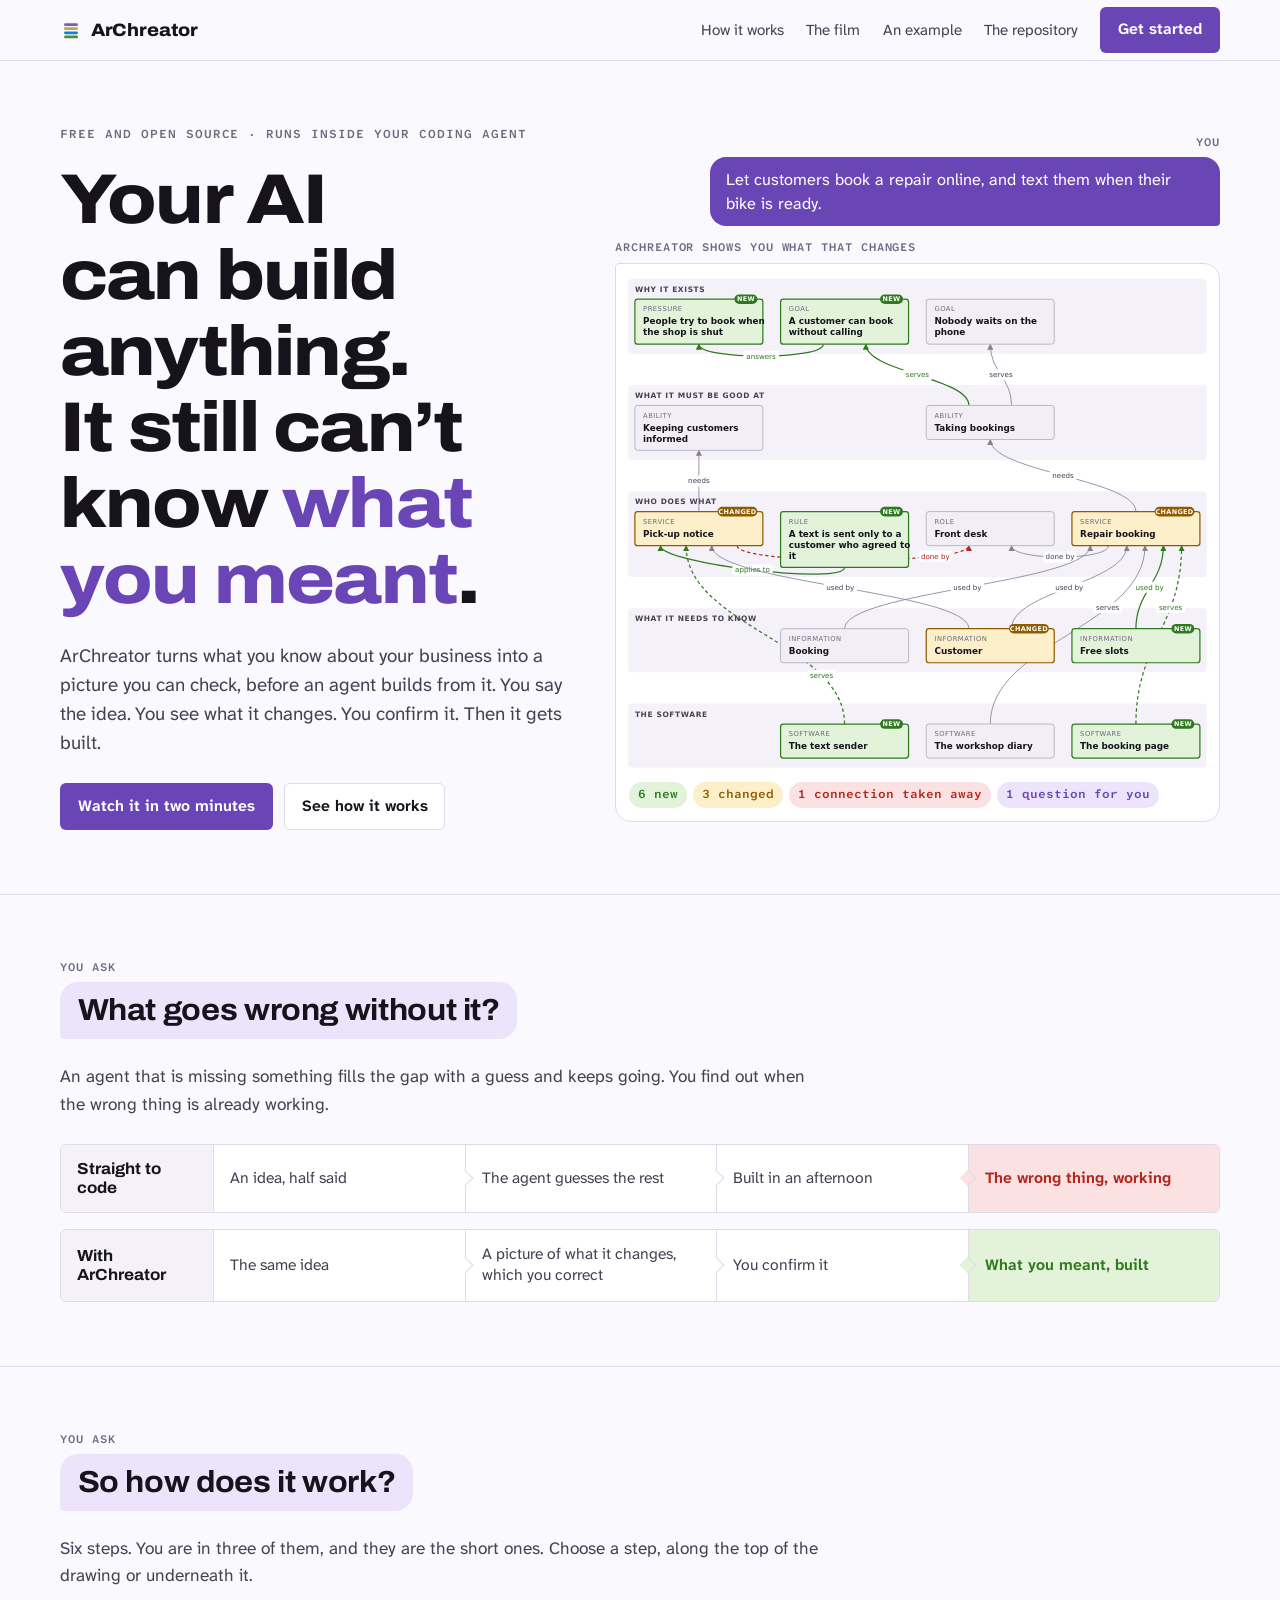
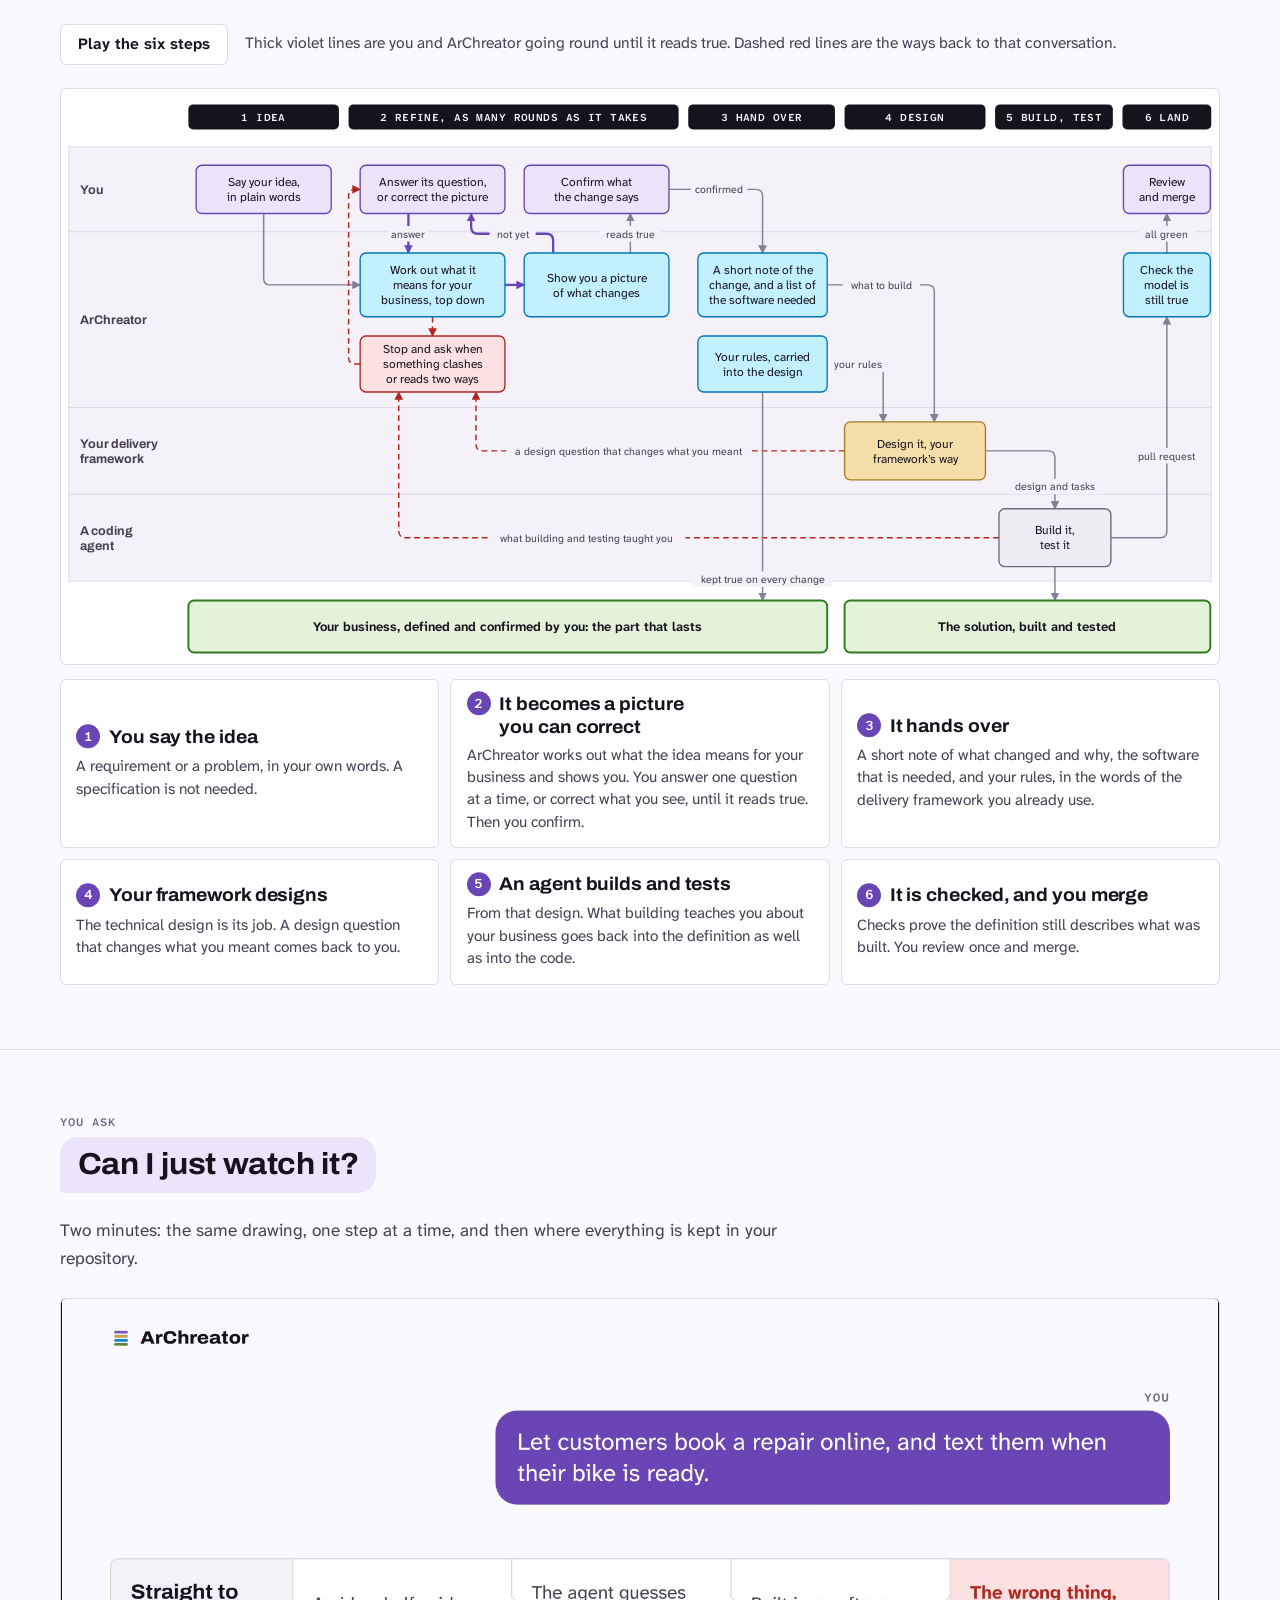
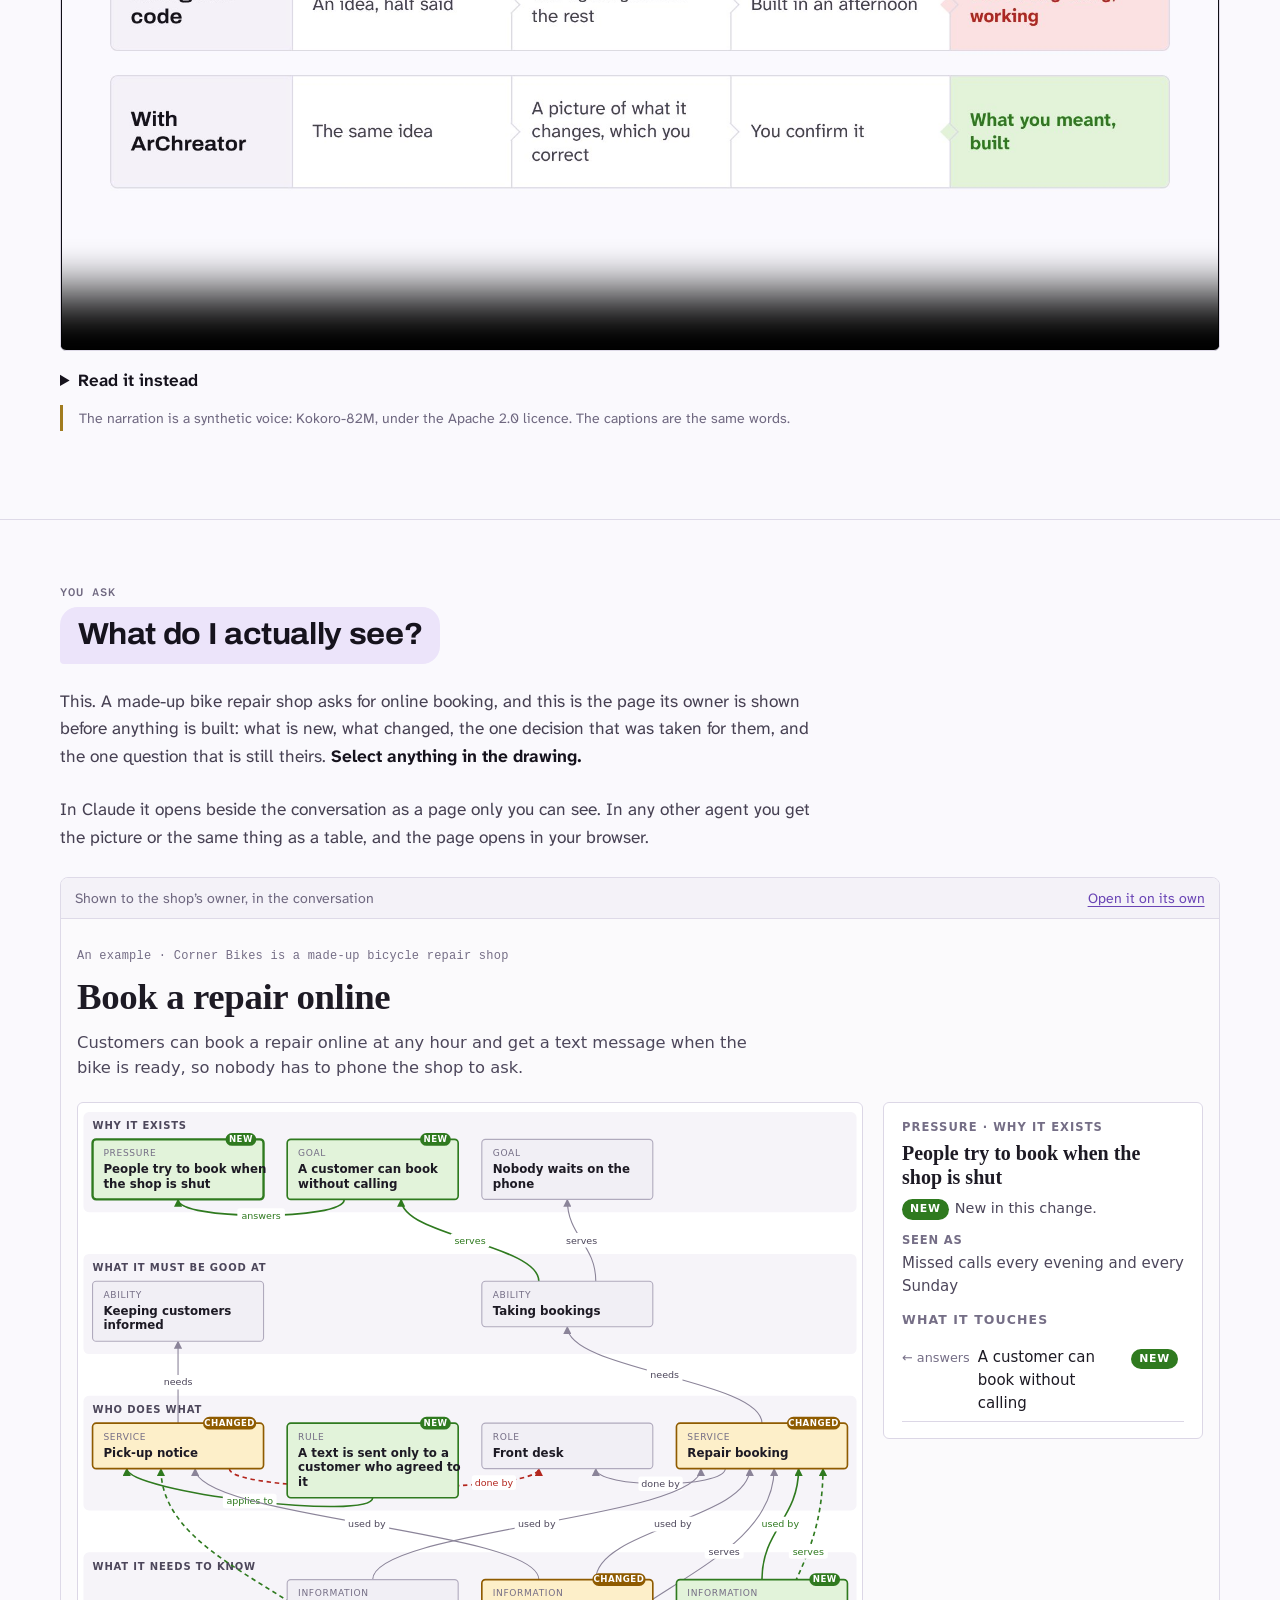
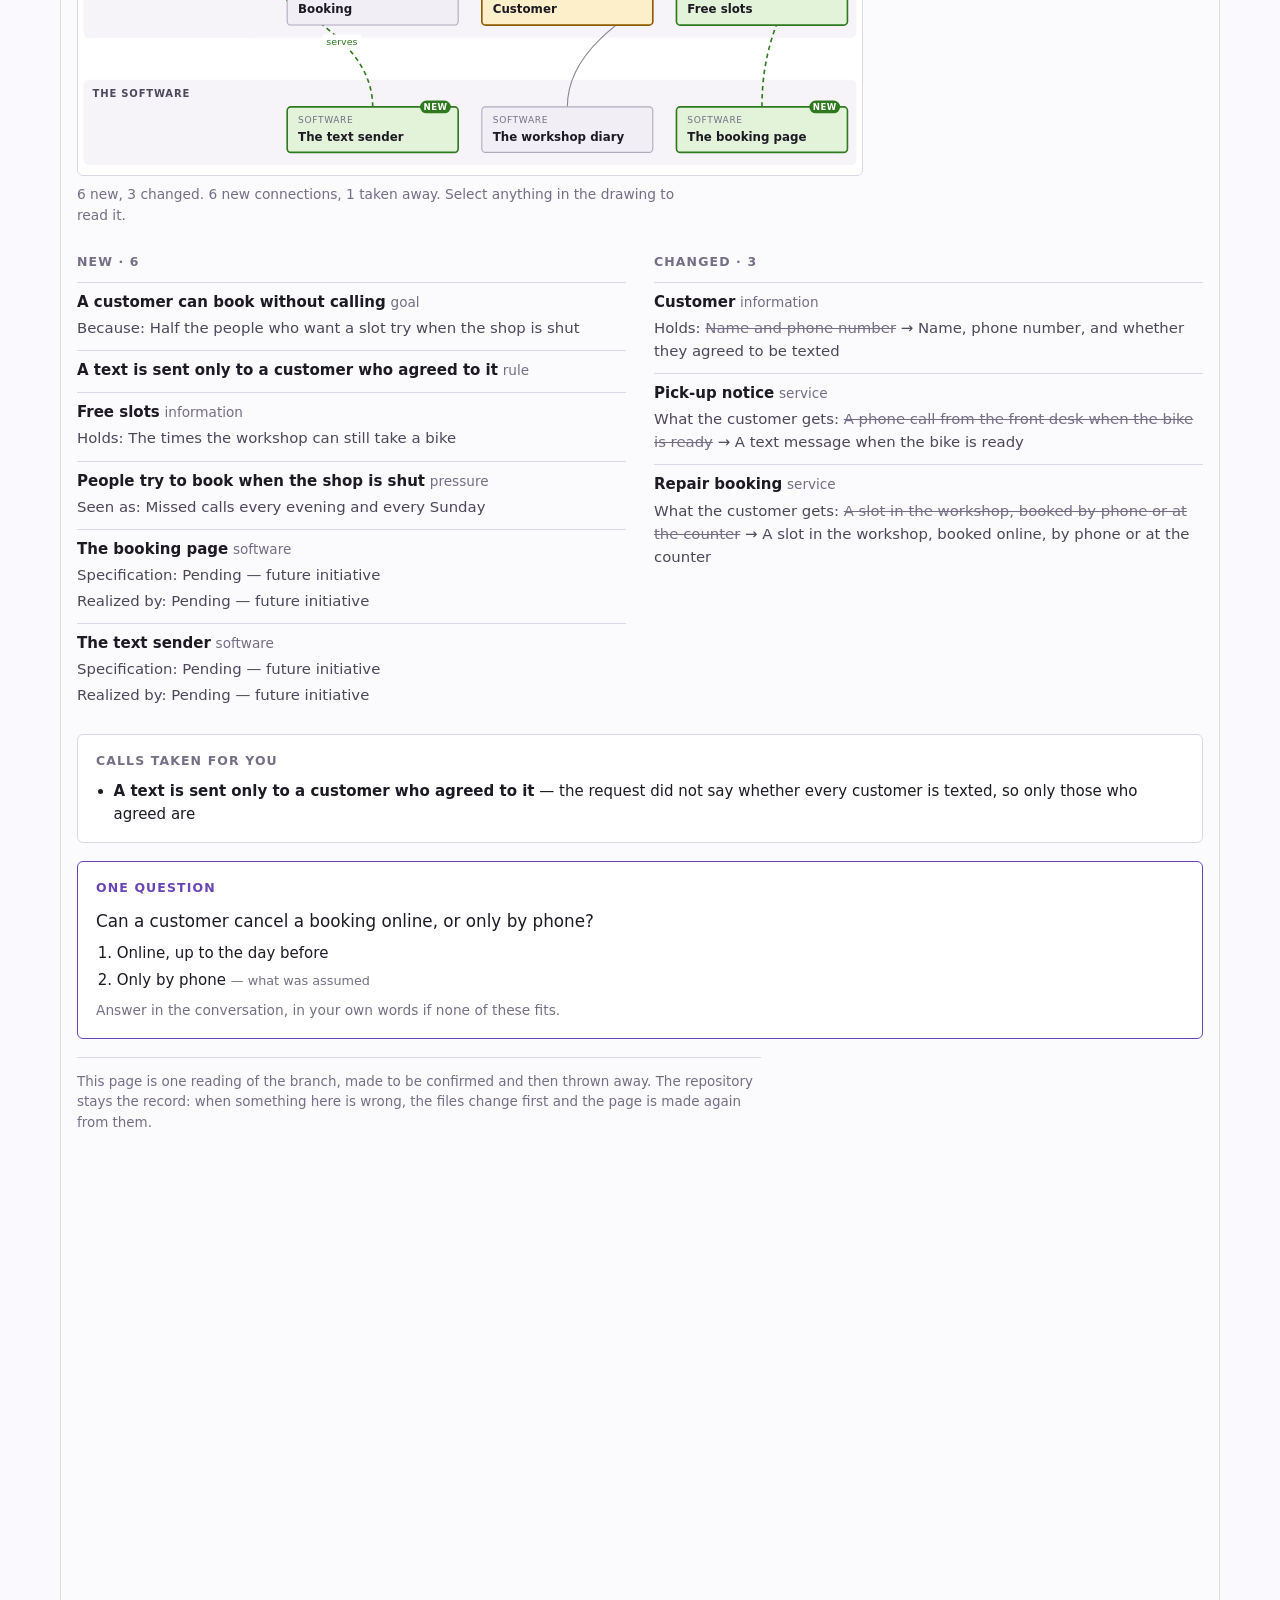
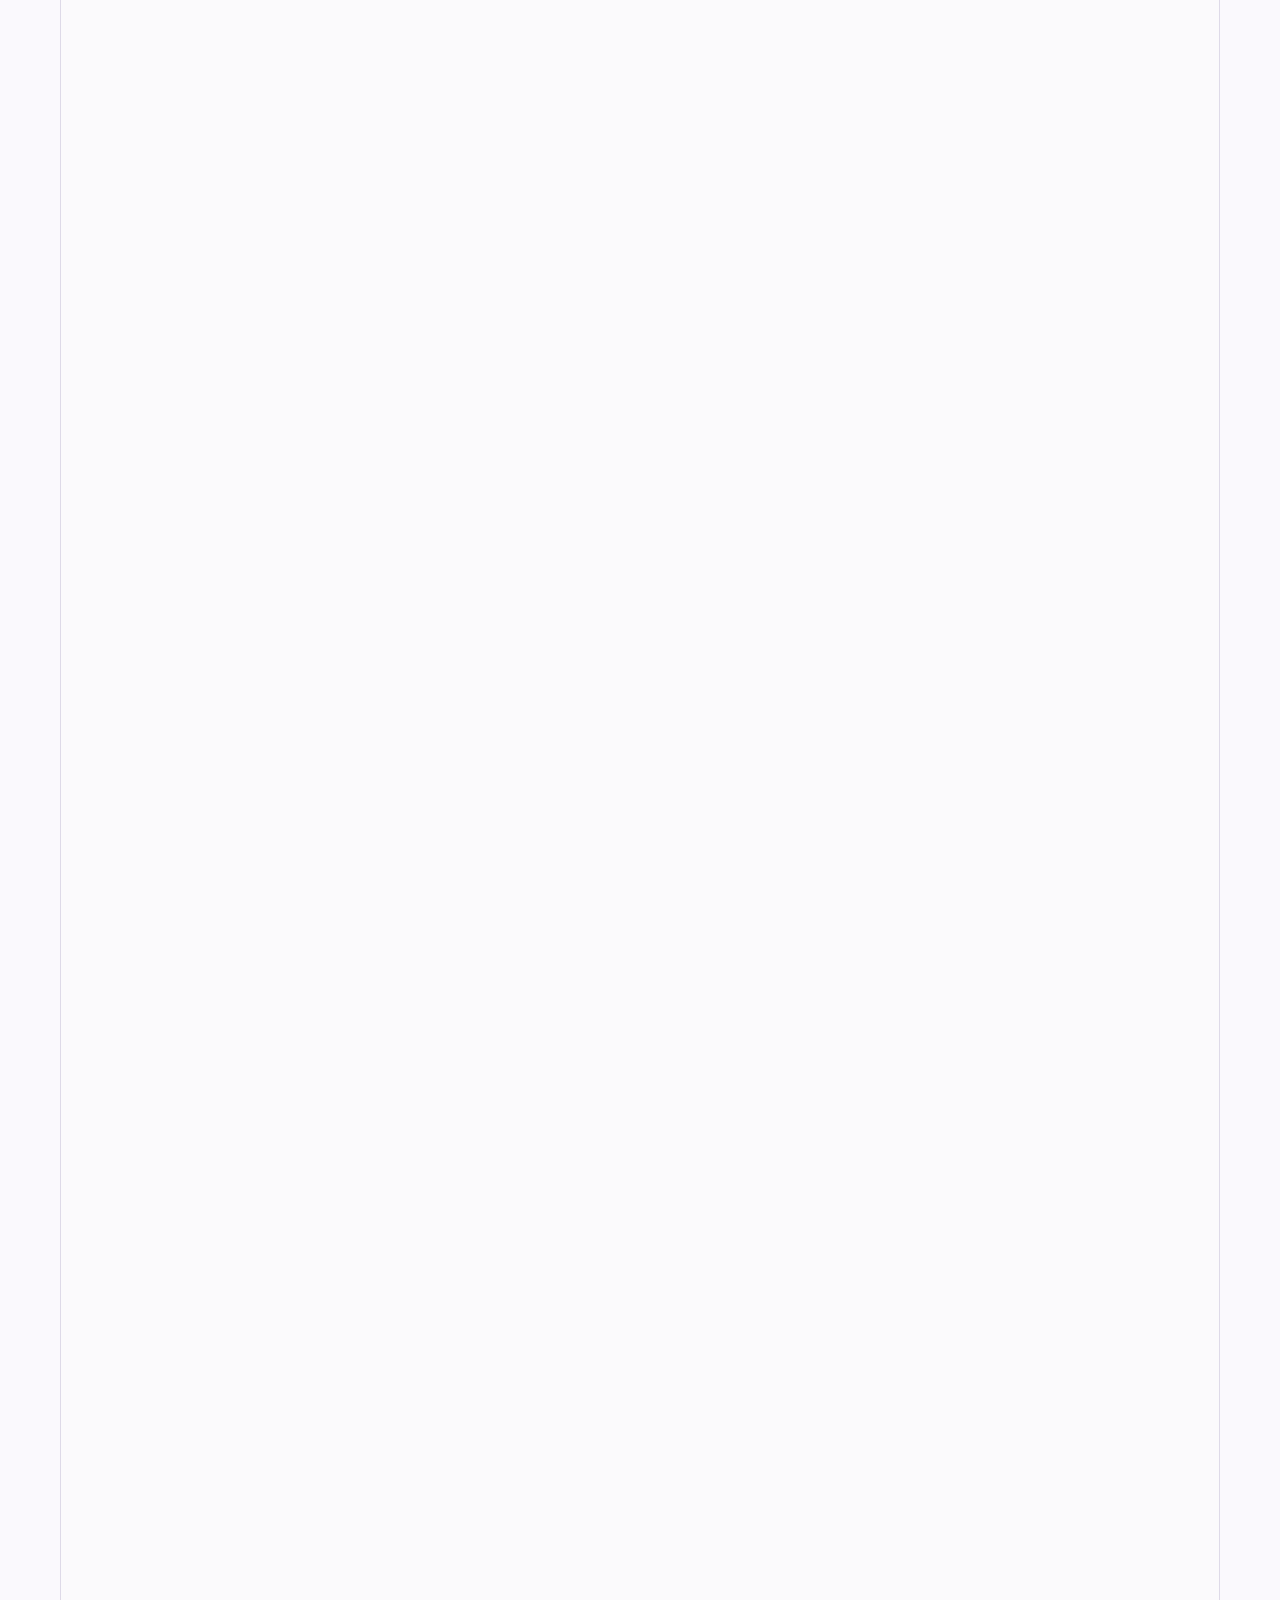
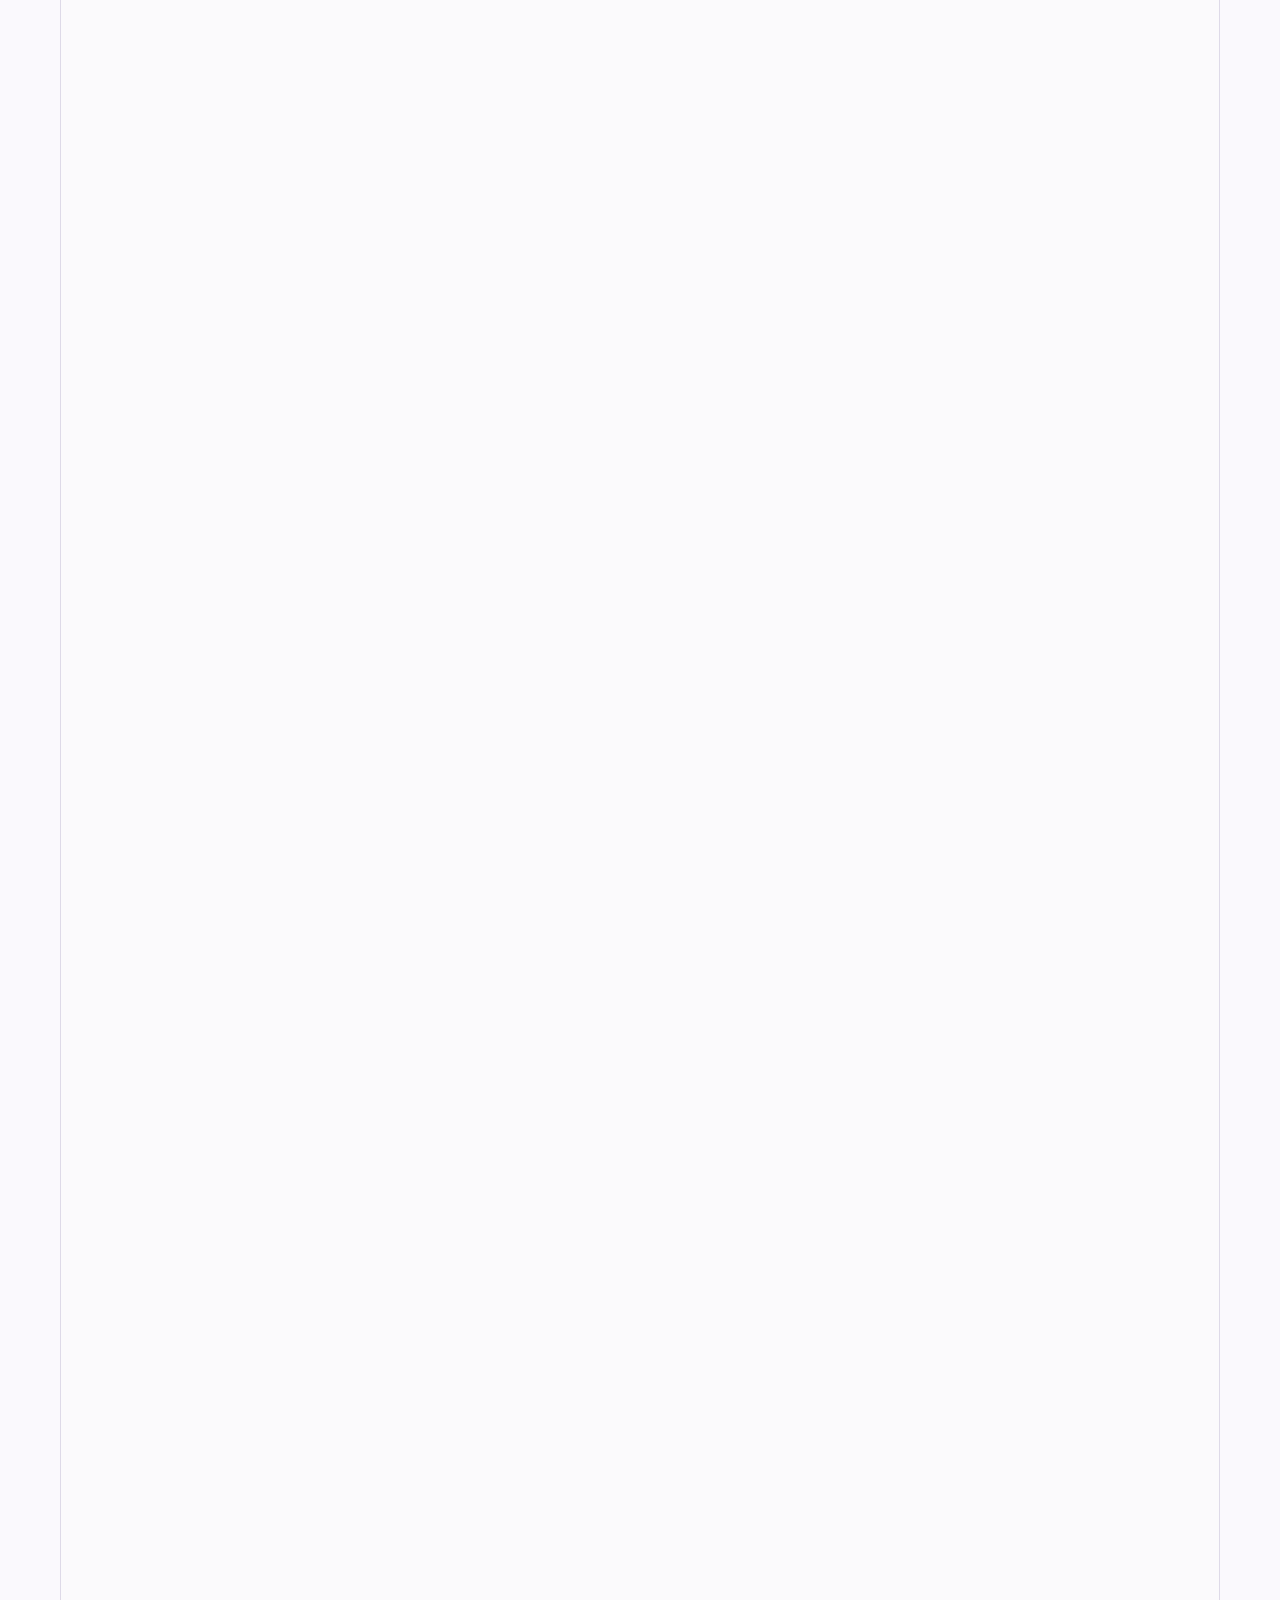
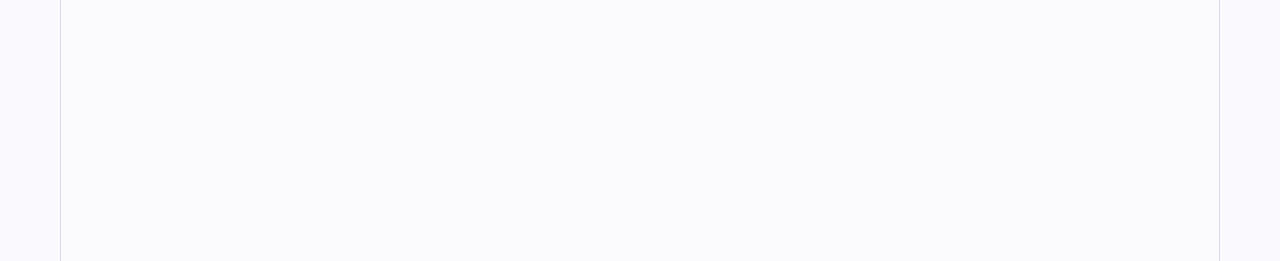
<file: site/index.html>
<!doctype html>
<html lang="en">
<head>
  <meta charset="utf-8" />
  <meta name="viewport" content="width=device-width, initial-scale=1" />
  <title>ArChreator — see what your idea means before an agent builds it</title>
  <meta name="description" content="A free, open-source method that turns what you know about your business into a picture you can check, before an AI agent builds from it. Runs inside Claude Code, GitHub Copilot, Codex and Gemini CLI." />
  <meta property="og:title" content="ArChreator" />
  <meta property="og:description" content="Your AI can build anything. It still can't know what you meant. See what your idea changes about your business, confirm it, then let it be built." />
  <meta property="og:type" content="website" />
  <link rel="icon" href="data:image/svg+xml,%3Csvg xmlns='http://www.w3.org/2000/svg' viewBox='0 0 32 32'%3E%3Crect x='6' y='6' width='20' height='4' rx='1.5' fill='%237e57c2'/%3E%3Crect x='6' y='12' width='20' height='4' rx='1.5' fill='%23c8a24a'/%3E%3Crect x='6' y='18' width='20' height='4' rx='1.5' fill='%230288d1'/%3E%3Crect x='6' y='24' width='20' height='4' rx='1.5' fill='%23558b2f'/%3E%3C/svg%3E" />
  <link rel="preload" href="./assets/fonts/archivo.woff2" as="font" type="font/woff2" crossorigin />
  <link rel="stylesheet" href="./style.css" />
</head>
<body>

<header class="site-header">
  <div class="wrap">
    <a class="brand" href="./index.html">
      <svg width="22" height="22" viewBox="0 0 32 32" aria-hidden="true">
        <rect x="6" y="6"  width="20" height="4" rx="1.5" fill="#7e57c2" />
        <rect x="6" y="12" width="20" height="4" rx="1.5" fill="#c8a24a" />
        <rect x="6" y="18" width="20" height="4" rx="1.5" fill="#0288d1" />
        <rect x="6" y="24" width="20" height="4" rx="1.5" fill="#558b2f" />
      </svg>
      ArChreator
    </a>
    <nav class="site-nav" aria-label="On this page">
      <a href="#how">How it works</a>
      <a href="#film">The film</a>
      <a href="#see">An example</a>
      <a href="#where">The repository</a>
      <a class="btn btn-primary" href="./start.html">Get started</a>
    </nav>
  </div>
</header>

<main>

  <section class="hero">
    <div class="wrap">
      <div>
        <span class="label">Free and open source · runs inside your coding agent</span>
        <h1>Your AI can build anything. It still can’t know <em>what you meant</em>.</h1>
        <p class="lede">
          ArChreator turns what you know about your business into a picture
          you can check, before an agent builds from it. You say the idea.
          You see what it changes. You confirm it. Then it gets built.
        </p>
        <div class="actions">
          <a class="btn btn-primary" href="#film">Watch it in two minutes</a>
          <a class="btn btn-ghost" href="#how">See how it works</a>
        </div>
      </div>

      <div class="chat" aria-label="An example conversation">
        <div class="said">
          <span class="who">You</span>
          <p>Let customers book a repair online, and text them when their bike is ready.</p>
        </div>
        <div class="shown">
          <span class="who">ArChreator shows you what that changes</span>
          <div class="sheet">
            <div class="picture" id="hero-picture" data-src="./demo/preview.svg">
              <img src="./demo/preview.svg" width="856" height="738"
                   alt="A drawing of a bike shop’s business in five bands: why it exists, what it must be good at, who does what, what it needs to know, and the software. New things are marked new, changed things changed." />
            </div>
            <ul class="tally" aria-label="What the change does">
              <li class="chip new">6 new</li>
              <li class="chip changed">3 changed</li>
              <li class="chip gone">1 connection taken away</li>
              <li class="chip ask">1 question for you</li>
            </ul>
          </div>
        </div>
      </div>
    </div>
  </section>

  <section class="turn" id="why">
    <div class="wrap">
      <div class="q"><span class="who">You ask</span><h2>What goes wrong without it?</h2></div>
      <p class="a">
        An agent that is missing something fills the gap with a guess and
        keeps going. You find out when the wrong thing is already working.
      </p>
      <div class="roads">
        <div class="road without">
          <div class="name">Straight to code</div>
          <div class="stop">An idea, half said</div>
          <div class="stop">The agent guesses the rest</div>
          <div class="stop">Built in an afternoon</div>
          <div class="stop end">The wrong thing, working</div>
        </div>
        <div class="road with">
          <div class="name">With ArChreator</div>
          <div class="stop">The same idea</div>
          <div class="stop">A picture of what it changes, which you correct</div>
          <div class="stop">You confirm it</div>
          <div class="stop end">What you meant, built</div>
        </div>
      </div>
    </div>
  </section>

  <section class="turn" id="how">
    <div class="wrap">
      <div class="q"><span class="who">You ask</span><h2>So how does it work?</h2></div>
      <p class="a">
        Six steps. You are in three of them, and they are the short ones.
        Choose a step, along the top of the drawing or underneath it.
      </p>
      <div class="loop-controls">
        <button class="btn btn-ghost" type="button" id="loop-play">Play the six steps</button>
        <p class="loop-caption" id="loop-caption" aria-live="polite">Thick violet lines are you and ArChreator going round until it reads true. Dashed red lines are the ways back to that conversation.</p>
      </div>
      <div class="loop-frame" id="loop"></div>
      <ol class="steps">
        <li><button type="button" aria-pressed="false">
          <h3>You say the idea</h3>
          <p>A requirement or a problem, in your own words. A specification is not needed.</p>
        </button></li>
        <li><button type="button" aria-pressed="false">
          <h3>It becomes a picture you can correct</h3>
          <p>ArChreator works out what the idea means for your business and shows you. You answer one question at a time, or correct what you see, until it reads true. Then you confirm.</p>
        </button></li>
        <li><button type="button" aria-pressed="false">
          <h3>It hands over</h3>
          <p>A short note of what changed and why, the software that is needed, and your rules, in the words of the delivery framework you already use.</p>
        </button></li>
        <li><button type="button" aria-pressed="false">
          <h3>Your framework designs</h3>
          <p>The technical design is its job. A design question that changes what you meant comes back to you.</p>
        </button></li>
        <li><button type="button" aria-pressed="false">
          <h3>An agent builds and tests</h3>
          <p>From that design. What building teaches you about your business goes back into the definition as well as into the code.</p>
        </button></li>
        <li><button type="button" aria-pressed="false">
          <h3>It is checked, and you merge</h3>
          <p>Checks prove the definition still describes what was built. You review once and merge.</p>
        </button></li>
      </ol>
    </div>
  </section>

  <section class="turn" id="film">
    <div class="wrap film">
      <div class="q"><span class="who">You ask</span><h2>Can I just watch it?</h2></div>
      <p class="a">
        Two minutes: the same drawing, one step at a time, and then where
        everything is kept in your repository.
      </p>
      <video controls preload="metadata" playsinline poster="./assets/film/poster.jpg" width="1920" height="1080">
        <source src="./assets/film/archreator.mp4" type="video/mp4" />
        <track kind="captions" srclang="en" label="English" src="./assets/film/archreator.en.vtt" default />
      </video>
      <details>
        <summary>Read it instead</summary>
        <div class="words">
          <p>An AI agent can build almost anything you ask for. But it only knows what you told it. Where you left a gap, it fills it with a guess, and keeps going. So you get a working version of the wrong thing.</p>
          <p>ArChreator closes that gap first. It turns your idea into a picture of your business that you can check, before anything is built.</p>
          <p>Here is how it goes. You say the idea, in your own words. ArChreator works out what it means for your business: why you want it, who does what, and what you need to know. Then it shows you a picture of what changes, and asks one question at a time. You answer, or you correct it. Round and round, until it reads true. Then you confirm. Your confirmation is what makes it true. Now it hands over: a short note of the change, the software that is needed, and your rules. Your own delivery framework designs the software. A coding agent builds it, and tests it. If the design, or a test, shows that you meant something else, that comes back to you. It is not settled in the code. Checks confirm the picture still matches what was built. You review once, and merge. You end up with two things: the software, and a description of your business that you confirmed. That second one lasts.</p>
          <p>All of it lives in your repository, as plain text. One file is the front door. Every agent reads it first. The architecture folder holds the picture, in numbered folders, in the order the questions are asked. One: why the business exists. Two: who does what. Three: what it needs to know. Four: what software does it. Five: where it runs. Beside them, one short note for every change: what changed, why, and who confirmed it. Three small checks keep it honest. Previews and briefs are made when you ask, and thrown away.</p>
          <p>ArChreator is free and open source. Install it in your coding agent, and say your first idea.</p>
        </div>
      </details>
      <p class="note">The narration is a synthetic voice: Kokoro-82M, under the Apache 2.0 licence. The captions are the same words.</p>
    </div>
  </section>

  <section class="turn" id="see">
    <div class="wrap">
      <div class="q"><span class="who">You ask</span><h2>What do I actually see?</h2></div>
      <p class="a">
        This. A made-up bike repair shop asks for online booking, and this is
        the page its owner is shown before anything is built: what is new,
        what changed, the one decision that was taken for them, and the one
        question that is still theirs. <strong>Select anything in the drawing.</strong>
      </p>
      <p class="a">
        In Claude it opens beside the conversation as a page only you can
        see. In any other agent you get the picture or the same thing as a
        table, and the page opens in your browser.
      </p>
      <div class="window">
        <div class="window-bar">
          <span>Shown to the shop’s owner, in the conversation</span>
          <a href="./demo/preview.html">Open it on its own</a>
        </div>
        <iframe id="example" src="./demo/preview.html" title="An example preview: a bike shop adds online booking" loading="lazy"></iframe>
      </div>
    </div>
  </section>

  <section class="turn" id="keep">
    <div class="wrap">
      <div class="q"><span class="who">You ask</span><h2>What do I end up with?</h2></div>
      <div class="keeps">
        <div class="keep first">
          <span class="label">The part that lasts</span>
          <h3>Your business, written down and confirmed by you</h3>
          <p>
            Plain text files in your own repository, readable by people and
            by any AI agent. Every change keeps them true, so the next idea
            starts from what you already decided.
          </p>
          <ul class="layers">
            <li class="why"><b>Why it exists</b> Goals, pressures, the principles you will not break</li>
            <li class="good"><b>What it must be good at</b> The abilities the business depends on</li>
            <li class="does"><b>Who does what</b> What you offer, the roles, the steps, the rules</li>
            <li class="knows"><b>What it needs to know</b> The information, and who owns it</li>
            <li class="soft"><b>The software</b> What is needed, and where each piece is specified</li>
            <li class="runs"><b>Where it runs</b> Only where the business cares</li>
          </ul>
        </div>
        <div class="keep">
          <span class="label">And</span>
          <h3>The software, built and tested</h3>
          <p>
            Built by your coding agent, from a design your own delivery
            framework wrote, with your rules carried into it. Afterwards
            ArChreator checks that what was built is what you confirmed.
          </p>
          <ul class="checks">
            <li>Every link leads somewhere</li>
            <li>Every reference names something real</li>
            <li>Every page talks about your business</li>
            <li>Every piece of software says where it is specified</li>
          </ul>
        </div>
      </div>
      <p class="a" style="margin-top:1.8rem">
        And you can read all of it on one page, in your own words. This is
        the bike shop after its change. In Claude it opens beside the
        conversation as a page only you can see, which is how a business with
        a private repository shows this to its own people.
      </p>
      <div class="window">
        <div class="window-bar">
          <span>The bike shop on one page</span>
          <a href="./demo/overview.html">Open it on its own</a>
        </div>
        <iframe src="./demo/overview.html" title="An example: a bike shop's whole model on one page" loading="lazy"></iframe>
      </div>
    </div>
  </section>

  <section class="turn" id="where">
    <div class="wrap">
      <div class="q"><span class="who">You ask</span><h2>Where does it all live?</h2></div>
      <p class="a">
        In your repository, in folders numbered in the order the questions
        are asked. A folder appears when there is something to put in it.
        Pick one.
      </p>
      <div class="repo">
        <ul class="tree" aria-label="The folders of a project">
          <li class="root">your-project/</li>
          <li><ul>
            <li><button type="button" data-for="at-agents"><span class="dot you"></span>AGENTS.md</button></li>
            <li><button type="button" data-for="at-front"><span class="dot"></span>architecture/</button>
              <ul>
                <li><button type="button" data-for="at-design"><span class="dot none"></span>0_business-design/</button></li>
                <li><button type="button" data-for="at-strategy"><span class="dot why"></span>1_strategy/</button></li>
                <li><button type="button" data-for="at-business"><span class="dot does"></span>2_business/</button></li>
                <li><button type="button" data-for="at-information"><span class="dot knows"></span>3_information/</button></li>
                <li><button type="button" data-for="at-application"><span class="dot soft"></span>4_application/</button></li>
                <li><button type="button" data-for="at-technology"><span class="dot runs"></span>5_technology/</button></li>
                <li><button type="button" data-for="at-scope"><span class="dot"></span>scope/</button></li>
                <li><button type="button" data-for="at-decisions"><span class="dot"></span>decisions/</button></li>
                <li><button type="button" data-for="at-relationships"><span class="dot"></span>relationships.md</button></li>
              </ul>
            </li>
            <li><button type="button" data-for="at-scripts"><span class="dot"></span>scripts/</button></li>
            <li><button type="button" data-for="at-work"><span class="dot none"></span>.archreator/work/</button></li>
          </ul></li>
        </ul>

        <div class="shelf" aria-live="polite">
          <article id="at-agents">
            <p class="path">AGENTS.md</p>
            <h3>The front door for any agent</h3>
            <p>Every coding agent reads this file first. It says who decides, how much of the business is described, and which delivery framework builds the software.</p>
            <p class="eg"><span class="label">In the bike shop</span>The owner decides. The shop is described as one small business. No delivery framework yet.</p>
          </article>
          <article id="at-front">
            <p class="path">architecture/README.md</p>
            <h3>The front page of your business</h3>
            <p>One line per folder below: filled in, kept somewhere else, left out on purpose, or a gap you know about. Nothing is silently missing.</p>
            <p class="eg"><span class="label">In the bike shop</span>Strategy, business and information are filled in. Where it runs is left out: nothing depends on it.</p>
          </article>
          <article id="at-design">
            <p class="path">architecture/0_business-design/</p>
            <h3>Who it is for, and how it pays its way</h3>
            <p>Two one-page canvases: your customers and what you offer them, and how the business works as a whole. Used when you describe a whole business, skipped for a single application.</p>
            <p class="eg"><span class="label">In the bike shop</span>People who ride to work and cannot be without their bike for long.</p>
          </article>
          <article id="at-strategy">
            <p class="path">architecture/1_strategy/</p>
            <h3>Why it exists</h3>
            <p>Your goals, what presses on you, the principles you will not break, and what the business must be good at. Every later change is judged against this.</p>
            <p class="eg"><span class="label">In the bike shop</span>Nobody waits on the phone. A customer is asked for their details once.</p>
          </article>
          <article id="at-business">
            <p class="path">architecture/2_business/</p>
            <h3>Who does what</h3>
            <p>What you offer, who does the work, in which steps, under which rules. The people who use an AI agent and the agents themselves are both written down, with what each may decide alone.</p>
            <p class="eg"><span class="label">In the bike shop</span>Repair booking, done by the front desk. A text is sent only to a customer who agreed to it.</p>
          </article>
          <article id="at-information">
            <p class="path">architecture/3_information/</p>
            <h3>What it needs to know</h3>
            <p>The information the business runs on, what each piece holds, and who uses it.</p>
            <p class="eg"><span class="label">In the bike shop</span>Customer: name, phone number, and whether they agreed to be texted.</p>
          </article>
          <article id="at-application">
            <p class="path">architecture/4_application/</p>
            <h3>What software does it</h3>
            <p>A list, one line per piece of software: what it serves, where it is specified, which code it is. The design itself belongs to your delivery framework, and this line points to it.</p>
            <p class="eg"><span class="label">In the bike shop</span>The booking page serves Repair booking. Not built yet, and it says so.</p>
          </article>
          <article id="at-technology">
            <p class="path">architecture/5_technology/</p>
            <h3>Where it runs</h3>
            <p>Only where the business cares: a law about where data is kept, a hosting contract, who pays.</p>
            <p class="eg"><span class="label">In the bike shop</span>Empty. Nothing about the shop depends on where its software runs.</p>
          </article>
          <article id="at-scope">
            <p class="path">architecture/scope/</p>
            <h3>One short note per change</h3>
            <p>What changed, why, what was left out on purpose, and who confirmed it. Numbered in order, so the history of your decisions reads like a diary.</p>
            <p class="eg"><span class="label">In the bike shop</span>1. Book a repair online.</p>
          </article>
          <article id="at-decisions">
            <p class="path">architecture/decisions/</p>
            <h3>A single call, written down</h3>
            <p>One decision that matters but is smaller than a change, kept so nobody argues it again. Most often it is how much an AI agent may decide by itself.</p>
            <p class="eg"><span class="label">In the bike shop</span>The text sender may text a customer without asking the front desk.</p>
          </article>
          <article id="at-relationships">
            <p class="path">architecture/relationships.md</p>
            <h3>What connects to what</h3>
            <p>Every connection between two things, written once. It is what lets a tool answer the question that matters before a change: what else does this touch?</p>
            <p class="eg"><span class="label">In the bike shop</span>The booking page serves Repair booking.</p>
          </article>
          <article id="at-scripts">
            <p class="path">scripts/</p>
            <h3>Three checks you can run yourself</h3>
            <p>They need nothing installed and no network. Every link leads somewhere, every reference names something real, and every page talks about your business.</p>
            <p class="eg"><span class="label">On every change</span>All three run before anything is merged.</p>
          </article>
          <article id="at-work">
            <p class="path">.archreator/work/</p>
            <h3>Throwaway pages</h3>
            <p>Previews of a change, a brief that answers one question, a PDF for somebody who will never open the repository. Made on request and never saved. Delete the folder and nothing is lost.</p>
            <p class="eg"><span class="label">In the bike shop</span>The preview page above was written here.</p>
          </article>
        </div>
      </div>
    </div>
  </section>

  <section class="turn" id="with">
    <div class="wrap">
      <div class="q"><span class="who">You ask</span><h2>Does it replace the tools I use?</h2></div>
      <p class="a">
        No. It runs inside your coding agent and hands over to your delivery
        framework. It designs no software and builds none.
      </p>
      <div class="pairs">
        <div class="pair">
          <h3>It runs inside</h3>
          <ul><li>Claude Code</li><li>GitHub Copilot</li><li>Codex CLI</li><li>Gemini CLI</li></ul>
          <p>One method, the same in each. A person can follow the same steps by hand: an agent helps, and is never the only way in.</p>
        </div>
        <div class="pair">
          <h3>It hands over to</h3>
          <ul><li>Spec Kit</li><li>OpenSpec</li><li>Kiro</li><li>BMAD</li><li>arc42 or C4</li><li>your own design notes</li></ul>
          <p>Whichever you use writes the technical design. ArChreator keeps the list of where each part of it is written, and checks that the list is whole.</p>
        </div>
      </div>
    </div>
  </section>

  <section class="turn" id="start">
    <div class="wrap">
      <div class="q"><span class="who">You ask</span><h2>How do I start?</h2></div>
      <div class="start">
        <div>
          <p class="a">In Claude Code, two commands install it and a third sets up your project.</p>
          <div class="cmd">
            <pre><code id="install">/plugin marketplace add roanboc/archreator
/plugin install archreator@archreator
/archreator:establish-project</code></pre>
            <button class="copy" type="button" data-copy="install">Copy</button>
          </div>
        </div>
        <div>
          <ol>
            <li>Install it in your agent. Copilot, Codex and Gemini have their own steps.</li>
            <li>Say what the project is. It asks, you answer, and thirteen small files land in your repository.</li>
            <li>Say your first idea.</li>
          </ol>
          <div class="actions" style="margin-top:1.4rem">
            <a class="btn btn-primary" href="./start.html">Steps for every agent</a>
            <a class="btn btn-ghost" href="https://github.com/roanboc/archreator">The code on GitHub</a>
            <a class="btn btn-ghost" href="https://github.com/roanboc/architecture-archreator">Real models to read</a>
          </div>
        </div>
      </div>
    </div>
  </section>

</main>

<footer>
  <div class="wrap">
    <p>ArChreator is free and open source, under the MIT licence. No accounts and nothing to operate.</p>
    <p>
      <a href="https://github.com/roanboc/archreator">GitHub</a> ·
      <a href="https://github.com/roanboc/archreator/blob/main/docs/method.md">The method in plain English</a> ·
      <a href="./assets/fonts/LICENCES.txt">Font licences</a>
    </p>
  </div>
</footer>

<script src="./loop.js"></script>
<script src="./site.js"></script>
</body>
</html>
</file>
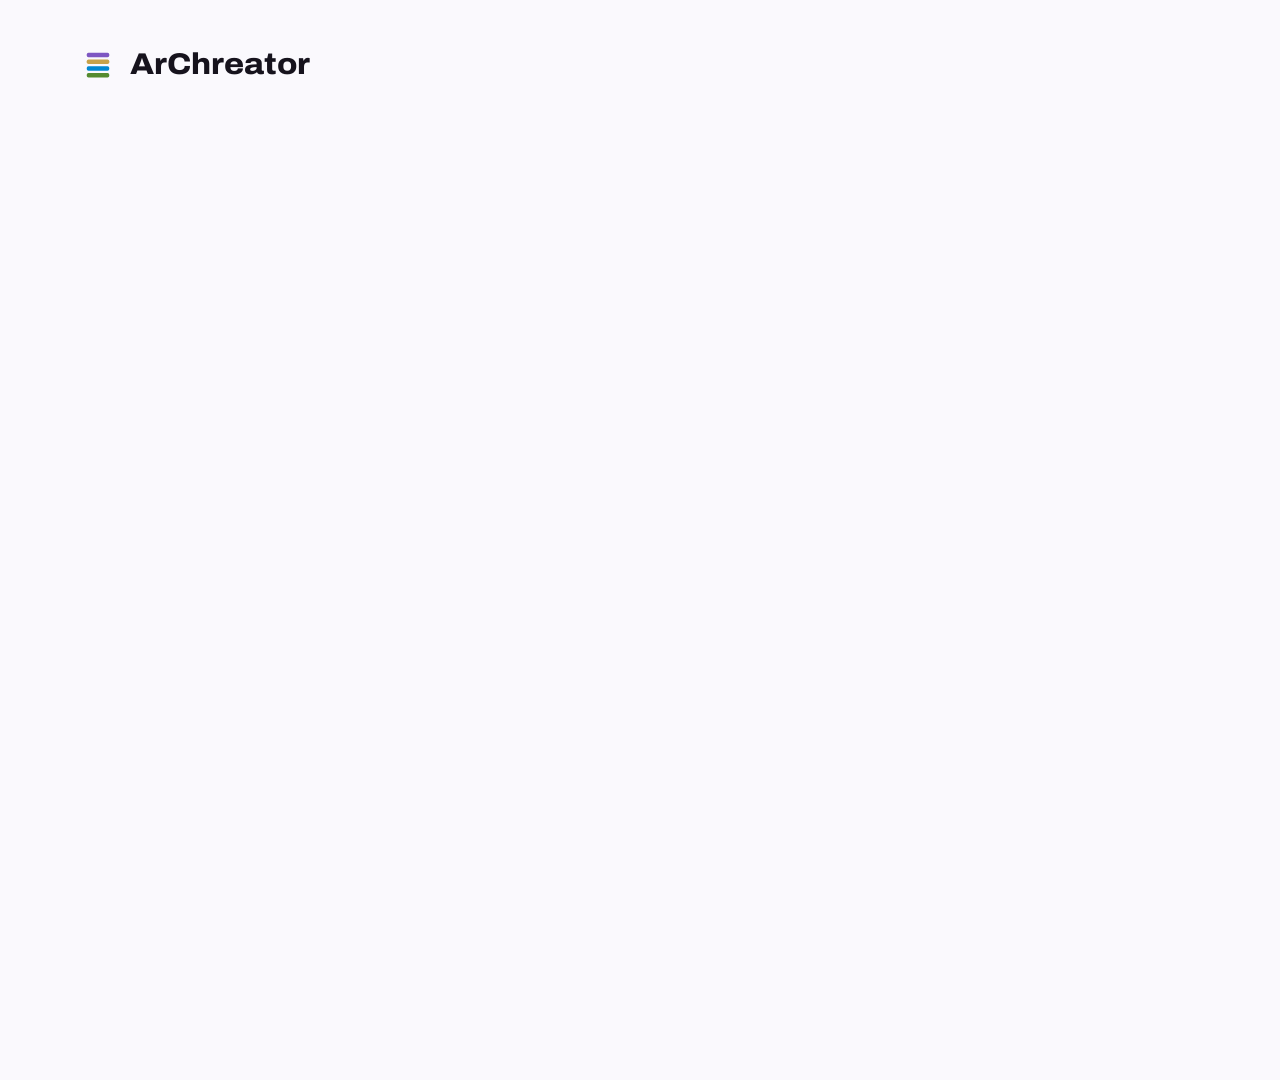
<file: film/film.html>
<!doctype html>
<html lang="en" data-theme="light">
<head>
  <meta charset="utf-8" />
  <title>ArChreator in two minutes</title>
  <link rel="stylesheet" href="../site/style.css" />
  <link rel="stylesheet" href="./film.css" />
</head>
<body class="film-stage">

<div class="brandmark" id="brandmark">
  <svg width="36" height="36" viewBox="0 0 32 32" aria-hidden="true">
    <rect x="6" y="6"  width="20" height="4" rx="1.5" fill="#7e57c2" />
    <rect x="6" y="12" width="20" height="4" rx="1.5" fill="#c8a24a" />
    <rect x="6" y="18" width="20" height="4" rx="1.5" fill="#0288d1" />
    <rect x="6" y="24" width="20" height="4" rx="1.5" fill="#558b2f" />
  </svg>
  ArChreator
</div>

<section class="scene" id="s-gap">
  <div class="said" id="g-said"><span class="who">You</span><p>Let customers book a repair online, and text them when their bike is ready.</p></div>
  <div class="roads">
    <div class="road without" id="road-a">
      <div class="name" id="ga-0">Straight to code</div>
      <div class="stop" id="ga-1">An idea, half said</div>
      <div class="stop" id="ga-2">The agent guesses the rest</div>
      <div class="stop" id="ga-3">Built in an afternoon</div>
      <div class="stop end" id="ga-4">The wrong thing, working</div>
    </div>
    <div class="road with" id="road-b">
      <div class="name" id="gb-0">With ArChreator</div>
      <div class="stop" id="gb-1">The same idea</div>
      <div class="stop" id="gb-2">A picture of what it changes, which you correct</div>
      <div class="stop" id="gb-3">You confirm it</div>
      <div class="stop end" id="gb-4">What you meant, built</div>
    </div>
  </div>
</section>

<section class="scene" id="s-loop">
  <p class="scene-title step" id="loop-step">1 · You say the idea</p>
  <div id="loop"></div>
  <ul class="legend">
    <li class="you">You</li><li class="arc">ArChreator</li><li class="dlv">Your delivery framework</li><li class="cod">A coding agent</li>
  </ul>
</section>

<section class="scene" id="s-repo">
  <p class="scene-title">Where it lives</p>
  <ul class="tree">
    <li class="root" id="r-root">your-project/</li>
    <li><ul>
      <li><div class="row" id="r-agents"><span class="dot you"></span>AGENTS.md</div></li>
      <li><div class="row" id="r-arch"><span class="dot"></span>architecture/</div>
        <ul>
          <li><div class="row" id="r-0"><span class="dot none"></span>0_business-design/</div></li>
          <li><div class="row" id="r-1"><span class="dot why"></span>1_strategy/</div></li>
          <li><div class="row" id="r-2"><span class="dot does"></span>2_business/</div></li>
          <li><div class="row" id="r-3"><span class="dot knows"></span>3_information/</div></li>
          <li><div class="row" id="r-4"><span class="dot soft"></span>4_application/</div></li>
          <li><div class="row" id="r-5"><span class="dot runs"></span>5_technology/</div></li>
          <li><div class="row" id="r-scope"><span class="dot"></span>scope/</div></li>
        </ul>
      </li>
      <li><div class="row" id="r-scripts"><span class="dot"></span>scripts/</div></li>
      <li><div class="row" id="r-work"><span class="dot none"></span>.archreator/work/</div></li>
    </ul></li>
  </ul>

  <div class="card" id="c-all"><p class="path">your-project/</p><h3>Plain text, in your own repository</h3><p>Readable by people, and by any agent.</p></div>
  <div class="card" id="c-agents"><span class="swatch" style="background:var(--you)"></span><p class="path">AGENTS.md</p><h3>The front door</h3><p>Every agent reads it first: who decides, and how the software gets built.</p></div>
  <div class="card" id="c-arch"><p class="path">architecture/</p><h3>The picture of your business</h3><p>Numbered folders, in the order the questions are asked.</p></div>
  <div class="card" id="c-1"><span class="swatch" style="background:var(--why)"></span><p class="path">1_strategy/</p><h3>Why it exists</h3><p>Goals, pressures, the principles you will not break.</p></div>
  <div class="card" id="c-2"><span class="swatch" style="background:var(--does)"></span><p class="path">2_business/</p><h3>Who does what</h3><p>What you offer, the roles, the steps, the rules.</p></div>
  <div class="card" id="c-3"><span class="swatch" style="background:var(--knows)"></span><p class="path">3_information/</p><h3>What it needs to know</h3><p>The information, and who uses it.</p></div>
  <div class="card" id="c-4"><span class="swatch" style="background:var(--soft)"></span><p class="path">4_application/</p><h3>What software does it</h3><p>A list. The design belongs to your delivery framework.</p></div>
  <div class="card" id="c-5"><span class="swatch" style="background:var(--runs)"></span><p class="path">5_technology/</p><h3>Where it runs</h3><p>Only where the business cares.</p></div>
  <div class="card" id="c-scope"><p class="path">architecture/scope/</p><h3>One short note per change</h3><p>What changed, why, and who confirmed it.</p><ul><li class="plain">1. Book a repair online</li></ul></div>
  <div class="card" id="c-scripts"><p class="path">scripts/</p><h3>Three small checks</h3><ul><li>Every link leads somewhere</li><li>Every reference names something real</li><li>Every page talks about your business</li></ul></div>
  <div class="card" id="c-work"><p class="path">.archreator/work/</p><h3>Made when you ask</h3><p>Previews of a change, a brief for one question, a PDF for somebody outside. Never saved: delete the folder and nothing is lost.</p></div>
</section>

<section class="scene" id="s-end">
  <div class="mark">
    <svg viewBox="0 0 32 32" aria-hidden="true">
      <rect x="6" y="6"  width="20" height="4" rx="1.5" fill="#7e57c2" />
      <rect x="6" y="12" width="20" height="4" rx="1.5" fill="#c8a24a" />
      <rect x="6" y="18" width="20" height="4" rx="1.5" fill="#0288d1" />
      <rect x="6" y="24" width="20" height="4" rx="1.5" fill="#558b2f" />
    </svg>
    <h1>ArChreator</h1>
  </div>
  <p class="line" id="e-line">Free and open source. Install it in your coding agent, and say your first idea.</p>
  <pre id="e-cmd"><code>/plugin marketplace add roanboc/archreator
/plugin install archreator@archreator</code></pre>
  <p class="url" id="e-url">roanboc.github.io/archreator</p>
  <p class="voice" id="e-voice">Narrated by a synthetic voice: Kokoro-82M, Apache-2.0</p>
</section>

<script src="../site/loop.js"></script>
<script src="./timeline.js"></script>
<script src="./film.js"></script>
</body>
</html>
</file>
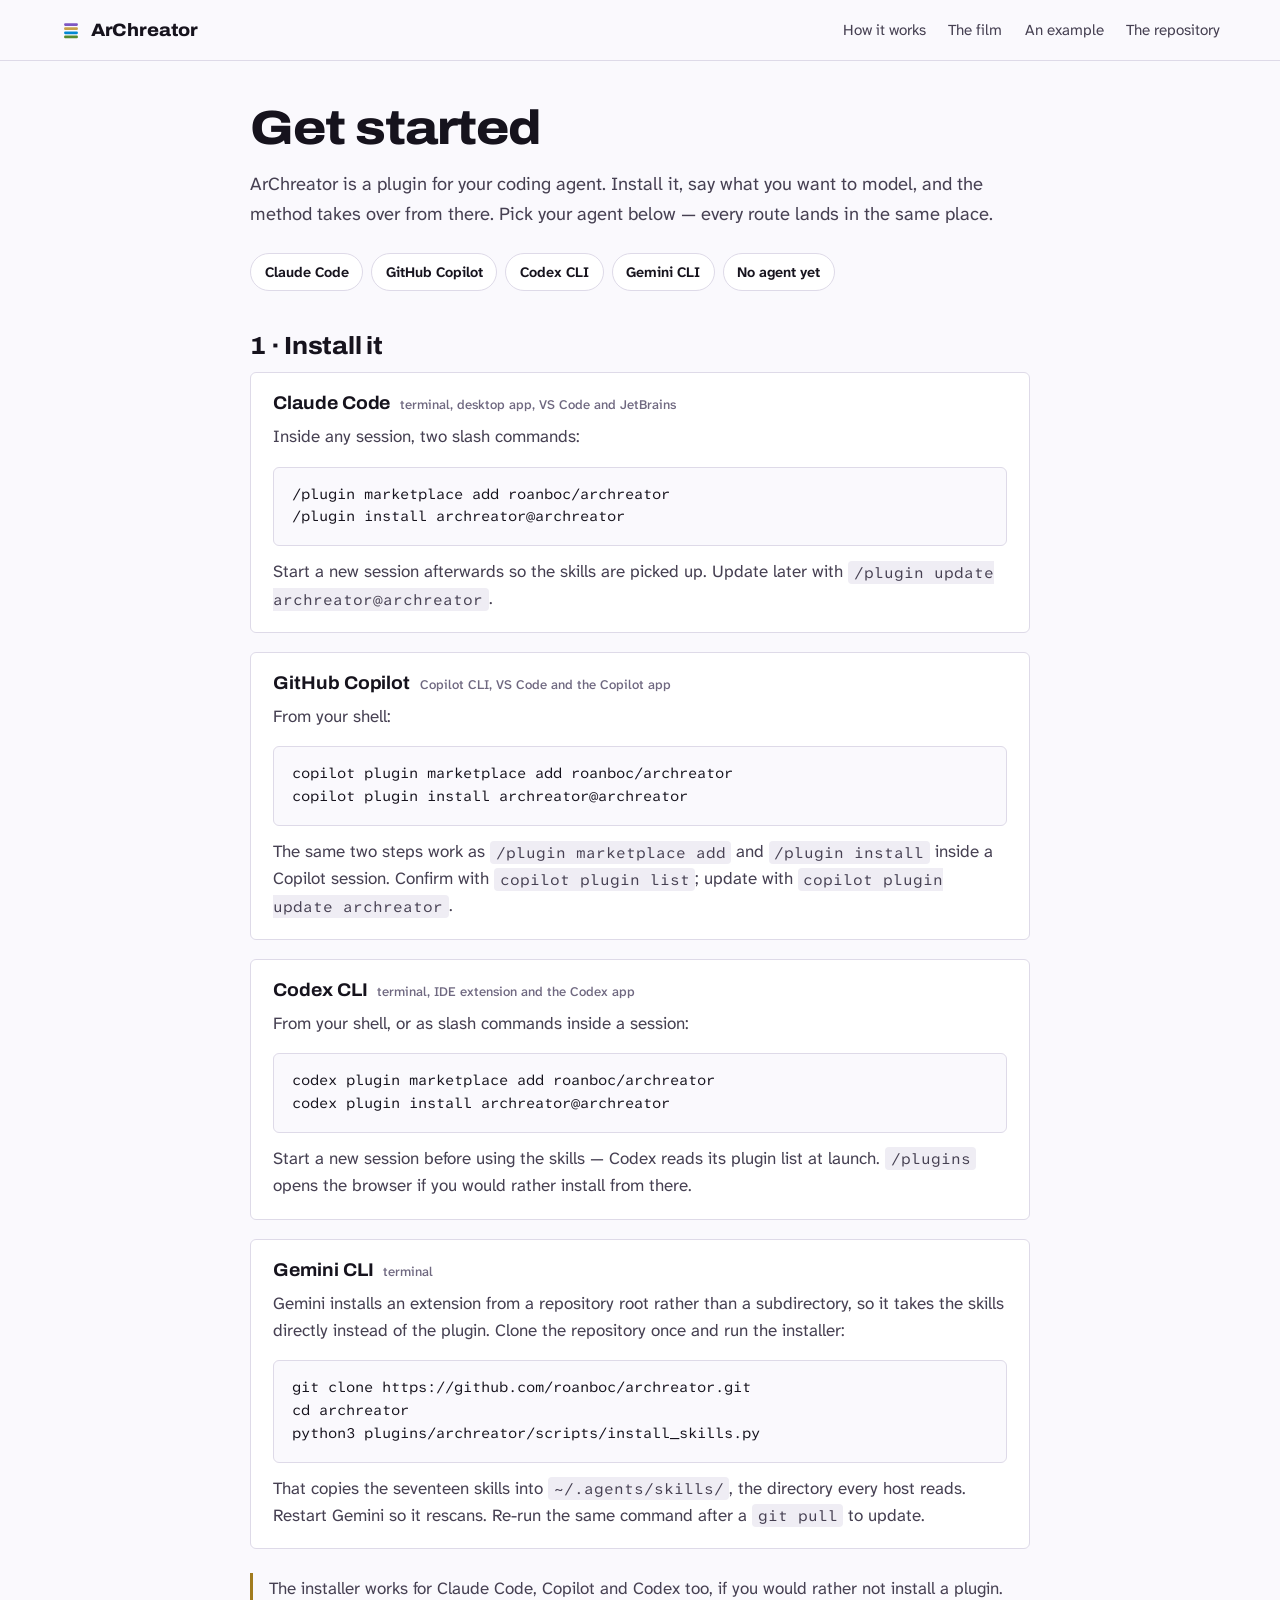
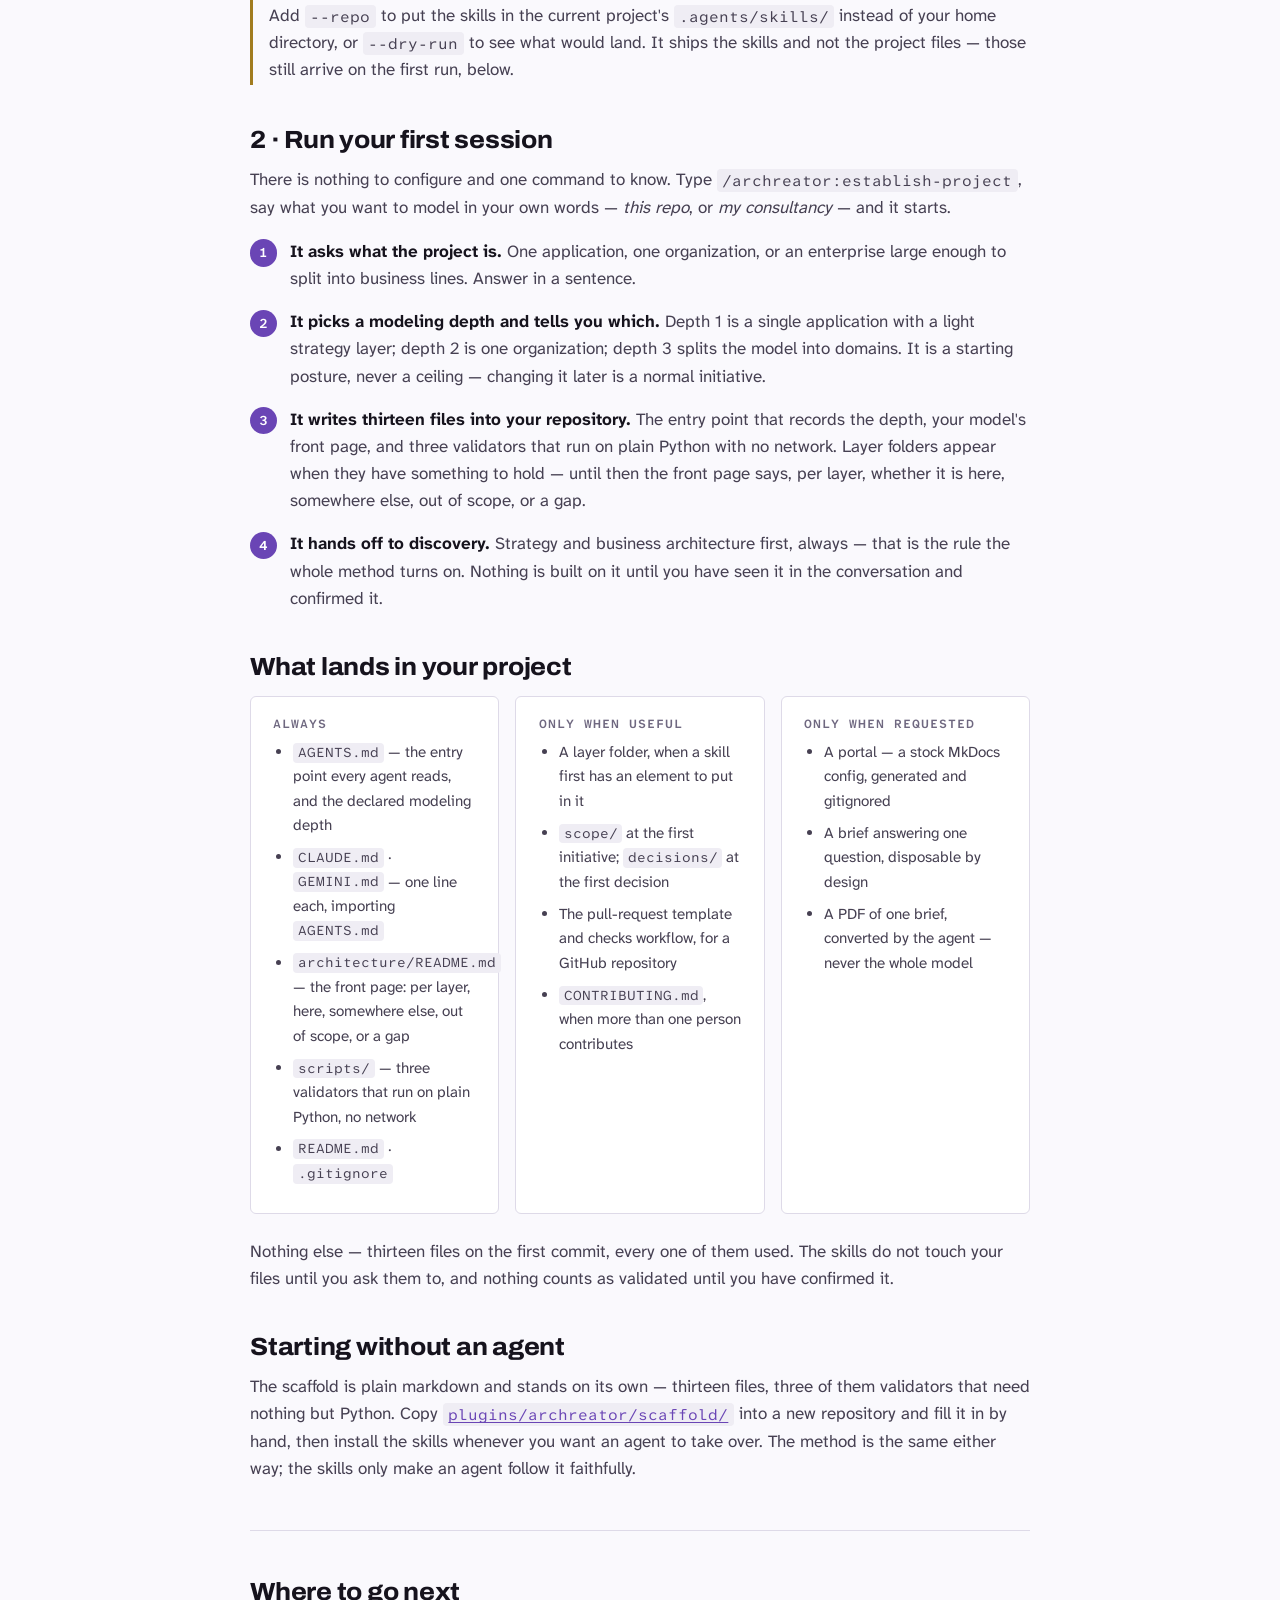
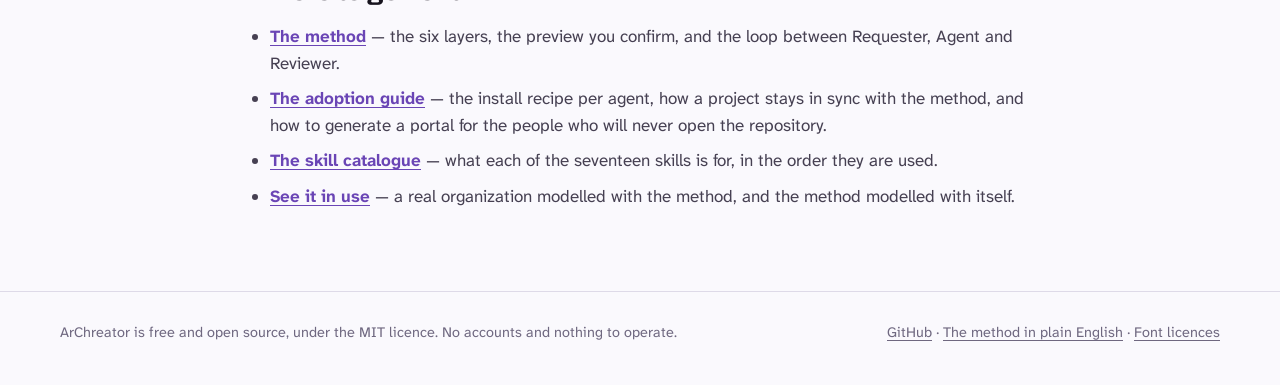
<file: site/start.html>
<!doctype html>
<html lang="en">
<head>
  <meta charset="utf-8" />
  <meta name="viewport" content="width=device-width, initial-scale=1" />
  <title>Get started — ArChreator</title>
  <meta name="description" content="Install archreator on Claude Code, GitHub Copilot, Codex CLI or Gemini CLI, and run your first modeling session." />
  <meta property="og:title" content="Get started with archreator" />
  <meta property="og:description" content="Install on Claude Code, GitHub Copilot, Codex CLI or Gemini CLI, then run your first modeling session." />
  <meta property="og:type" content="website" />
  <link rel="icon" href="data:image/svg+xml,%3Csvg xmlns='http://www.w3.org/2000/svg' viewBox='0 0 32 32'%3E%3Crect x='6' y='6' width='20' height='4' rx='1.5' fill='%237e57c2'/%3E%3Crect x='6' y='12' width='20' height='4' rx='1.5' fill='%23c8a24a'/%3E%3Crect x='6' y='18' width='20' height='4' rx='1.5' fill='%230288d1'/%3E%3Crect x='6' y='24' width='20' height='4' rx='1.5' fill='%23558b2f'/%3E%3C/svg%3E" />
  <link rel="stylesheet" href="./style.css" />
</head>
<body>

<header class="site-header">
  <div class="wrap">
    <a class="brand" href="./index.html">
      <svg width="22" height="22" viewBox="0 0 32 32" aria-hidden="true">
        <rect x="6" y="6"  width="20" height="4" rx="1.5" fill="#7e57c2" />
        <rect x="6" y="12" width="20" height="4" rx="1.5" fill="#c8a24a" />
        <rect x="6" y="18" width="20" height="4" rx="1.5" fill="#0288d1" />
        <rect x="6" y="24" width="20" height="4" rx="1.5" fill="#558b2f" />
      </svg>
      ArChreator
    </a>
    <nav class="site-nav" aria-label="Site">
      <a href="./index.html#how">How it works</a>
      <a href="./index.html#film">The film</a>
      <a href="./index.html#see">An example</a>
      <a href="./index.html#where">The repository</a>
    </nav>
  </div>
</header>

<main class="doc">
  <div class="narrow">

    <div class="stripes" aria-hidden="true">
      <span style="background:#7e57c2"></span>
      <span style="background:#c8a24a"></span>
      <span style="background:#0288d1"></span>
      <span style="background:#558b2f"></span>
    </div>

    <h1>Get started</h1>

    <p class="lede">
      ArChreator is a plugin for your coding agent. Install it, say what you
      want to model, and the method takes over from there. Pick your agent
      below — every route lands in the same place.
    </p>

    <div class="host-nav">
      <a href="#claude-code">Claude Code</a>
      <a href="#copilot">GitHub Copilot</a>
      <a href="#codex">Codex CLI</a>
      <a href="#gemini">Gemini CLI</a>
      <a href="#scaffold">No agent yet</a>
    </div>

    <h2 id="install">1 · Install it</h2>

    <div class="host" id="claude-code">
      <h3>Claude Code <span class="where">terminal, desktop app, VS Code and JetBrains</span></h3>
      <p>Inside any session, two slash commands:</p>
      <pre><code>/plugin marketplace add roanboc/archreator
/plugin install archreator@archreator</code></pre>
      <p>
        Start a new session afterwards so the skills are picked up. Update
        later with <code>/plugin update archreator@archreator</code>.
      </p>
    </div>

    <div class="host" id="copilot">
      <h3>GitHub Copilot <span class="where">Copilot CLI, VS Code and the Copilot app</span></h3>
      <p>From your shell:</p>
      <pre><code>copilot plugin marketplace add roanboc/archreator
copilot plugin install archreator@archreator</code></pre>
      <p>
        The same two steps work as <code>/plugin marketplace add</code> and
        <code>/plugin install</code> inside a Copilot session. Confirm with
        <code>copilot plugin list</code>; update with
        <code>copilot plugin update archreator</code>.
      </p>
    </div>

    <div class="host" id="codex">
      <h3>Codex CLI <span class="where">terminal, IDE extension and the Codex app</span></h3>
      <p>From your shell, or as slash commands inside a session:</p>
      <pre><code>codex plugin marketplace add roanboc/archreator
codex plugin install archreator@archreator</code></pre>
      <p>
        Start a new session before using the skills — Codex reads its plugin
        list at launch. <code>/plugins</code> opens the browser if you would
        rather install from there.
      </p>
    </div>

    <div class="host" id="gemini">
      <h3>Gemini CLI <span class="where">terminal</span></h3>
      <p>
        Gemini installs an extension from a repository root rather than a
        subdirectory, so it takes the skills directly instead of the plugin.
        Clone the repository once and run the installer:
      </p>
      <pre><code>git clone https://github.com/roanboc/archreator.git
cd archreator
python3 plugins/archreator/scripts/install_skills.py</code></pre>
      <p>
        That copies the seventeen skills into <code>~/.agents/skills/</code>, the
        directory every host reads. Restart Gemini so it rescans. Re-run the
        same command after a <code>git pull</code> to update.
      </p>
    </div>

    <p class="note">
      The installer works for Claude Code, Copilot and Codex too, if you would
      rather not install a plugin. Add <code>--repo</code> to put the skills in
      the current project's <code>.agents/skills/</code> instead of your home
      directory, or <code>--dry-run</code> to see what would land. It ships the
      skills and not the project files — those still arrive on the first run,
      below.
    </p>

    <h2 id="first-run">2 · Run your first session</h2>

    <p>
      There is nothing to configure and one command to know. Type
      <code>/archreator:establish-project</code>, say what you want to model in
      your own words — <em>this repo</em>, or <em>my consultancy</em> — and it
      starts.
    </p>

    <ol class="numbered">
      <li>
        <strong>It asks what the project is.</strong> One application, one
        organization, or an enterprise large enough to split into business
        lines. Answer in a sentence.
      </li>
      <li>
        <strong>It picks a modeling depth and tells you which.</strong> Depth 1
        is a single application with a light strategy layer; depth 2 is one
        organization; depth 3 splits the model into domains. It is a starting
        posture, never a ceiling — changing it later is a normal initiative.
      </li>
      <li>
        <strong>It writes thirteen files into your repository.</strong> The
        entry point that records the depth, your model's front page, and three
        validators that run on plain Python with no network. Layer folders
        appear when they have something to hold — until then the front page
        says, per layer, whether it is here, somewhere else, out of scope, or
        a gap.
      </li>
      <li>
        <strong>It hands off to discovery.</strong> Strategy and business
        architecture first, always — that is the rule the whole method turns
        on. Nothing is built on it until you have seen it in the conversation
        and confirmed it.
      </li>
    </ol>

    <h2 id="lands">What lands in your project</h2>

    <div class="lands-grid">
      <div class="lands">
        <h3>Always</h3>
        <ul>
          <li><code>AGENTS.md</code> — the entry point every agent reads, and the declared modeling depth</li>
          <li><code>CLAUDE.md</code> · <code>GEMINI.md</code> — one line each, importing <code>AGENTS.md</code></li>
          <li><code>architecture/README.md</code> — the front page: per layer, here, somewhere else, out of scope, or a gap</li>
          <li><code>scripts/</code> — three validators that run on plain Python, no network</li>
          <li><code>README.md</code> · <code>.gitignore</code></li>
        </ul>
      </div>
      <div class="lands">
        <h3>Only when useful</h3>
        <ul>
          <li>A layer folder, when a skill first has an element to put in it</li>
          <li><code>scope/</code> at the first initiative; <code>decisions/</code> at the first decision</li>
          <li>The pull-request template and checks workflow, for a GitHub repository</li>
          <li><code>CONTRIBUTING.md</code>, when more than one person contributes</li>
        </ul>
      </div>
      <div class="lands">
        <h3>Only when requested</h3>
        <ul>
          <li>A portal — a stock MkDocs config, generated and gitignored</li>
          <li>A brief answering one question, disposable by design</li>
          <li>A PDF of one brief, converted by the agent — never the whole model</li>
        </ul>
      </div>
    </div>

    <p>
      Nothing else — thirteen files on the first commit, every one of them
      used. The skills do not touch your files until you ask them to, and
      nothing counts as validated until you have confirmed it.
    </p>

    <h2 id="scaffold">Starting without an agent</h2>

    <p>
      The scaffold is plain markdown and stands on its own — thirteen files,
      three of them validators that need nothing but Python. Copy
      <a href="https://github.com/roanboc/archreator/tree/main/plugins/archreator/scaffold"><code>plugins/archreator/scaffold/</code></a>
      into a new repository and fill it in by hand, then install the skills
      whenever you want an agent to take over. The method is the same either
      way; the skills only make an agent follow it faithfully.
    </p>

    <hr />

    <h2 id="next">Where to go next</h2>
    <ul>
      <li><strong><a href="https://github.com/roanboc/archreator/blob/main/docs/method.md">The method</a></strong> — the six layers, the preview you confirm, and the loop between Requester, Agent and Reviewer.</li>
      <li><strong><a href="https://github.com/roanboc/archreator/blob/main/docs/adopting.md">The adoption guide</a></strong> — the install recipe per agent, how a project stays in sync with the method, and how to generate a portal for the people who will never open the repository.</li>
      <li><strong><a href="https://github.com/roanboc/archreator/blob/main/plugins/archreator/skills/README.md">The skill catalogue</a></strong> — what each of the seventeen skills is for, in the order they are used.</li>
      <li><strong><a href="https://github.com/roanboc/architecture-archreator">See it in use</a></strong> — a real organization modelled with the method, and the method modelled with itself.</li>
    </ul>

  </div>
</main>

<footer>
  <div class="wrap">
    <p>ArChreator is free and open source, under the MIT licence. No accounts and nothing to operate.</p>
    <p>
      <a href="https://github.com/roanboc/archreator">GitHub</a> ·
      <a href="https://github.com/roanboc/archreator/blob/main/docs/method.md">The method in plain English</a> ·
      <a href="./assets/fonts/LICENCES.txt">Font licences</a>
    </p>
  </div>
</footer>

</body>
</html>
</file>
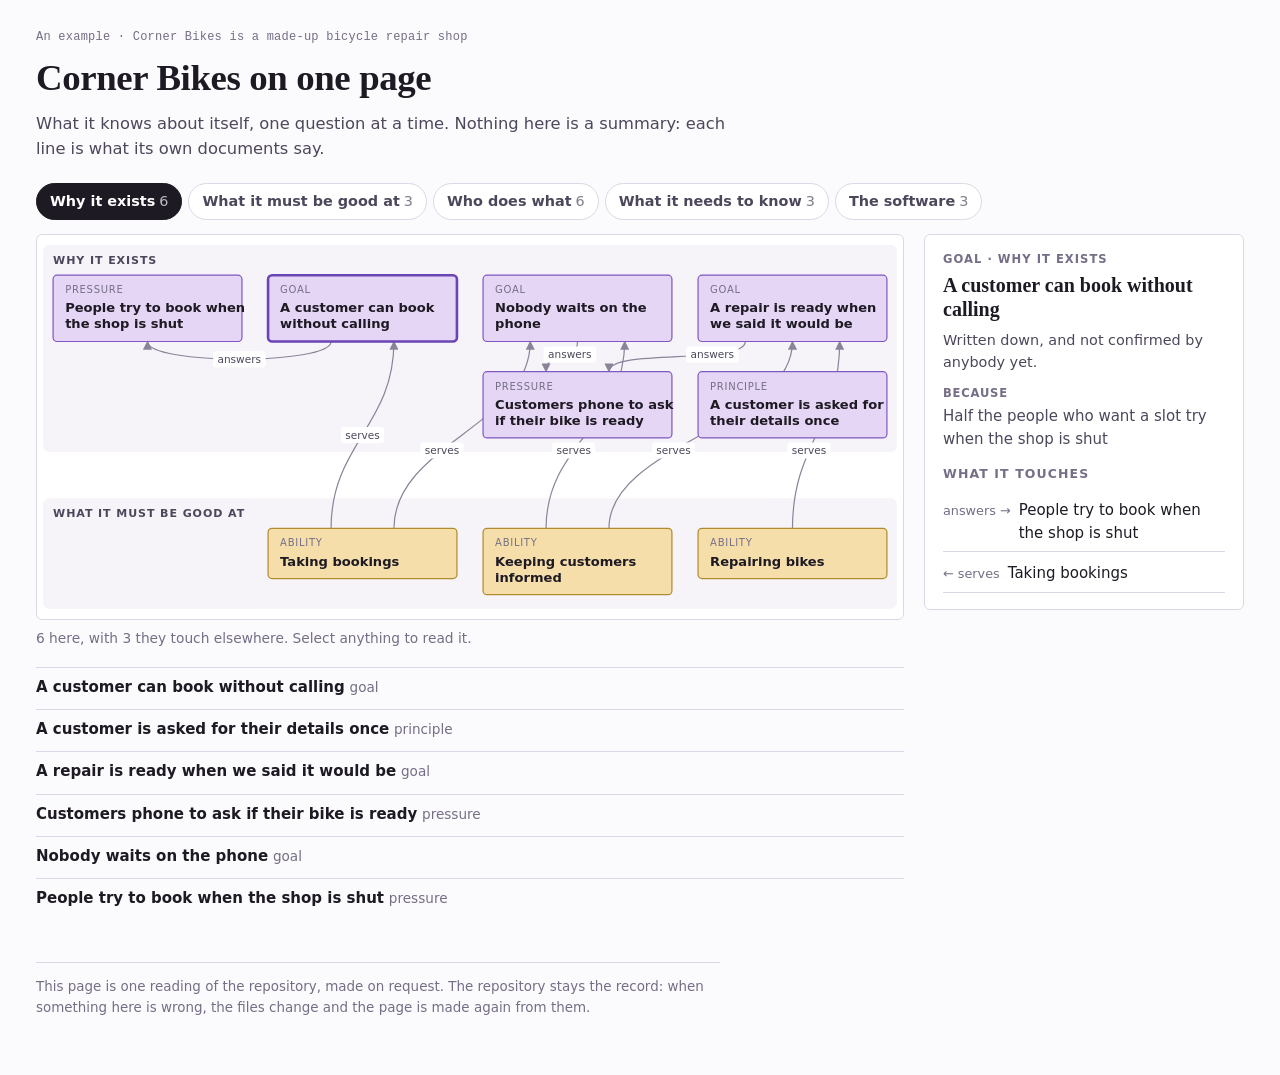
<file: site/demo/overview.html>
<!doctype html>
<meta charset="utf-8">
<meta name="viewport" content="width=device-width, initial-scale=1, viewport-fit=cover">
<title>Corner Bikes on one page</title>
<style>
:root{
  --ground:#fbfafc; --sheet:#ffffff; --ink:#1d1a24; --ink-2:#4d475b; --ink-3:#756e86; --rule:#dcd7e6;
  --accent:#6a45b5; --wire:#8b8499; --band:#f6f4f9;
  --new:#2f7a1f; --new-bg:#e2f3da; --changed:#8f5b00; --changed-bg:#fdefc9;
  --removed:#b3261e; --removed-bg:#fbe1e1; --same-bg:#f1eff5; --same-line:#b0aabd; --on-tag:#ffffff;
  --q0:#ece4d8; --q0l:#a8946f; --q1:#ece4d8; --q1l:#a8946f; --q2:#e6d6f5; --q2l:#7e57c2;
  --q3:#f5deaa; --q3l:#b08a2e; --q4:#fffbb5; --q4l:#a89400; --q5:#c2f0ff; --q5l:#0288d1;
  --q6:#9adcf0; --q6l:#0277bd; --q7:#c9e7b7; --q7l:#558b2f; --q8:#ffd6d6; --q8l:#c47f7f;
  --display:"Iowan Old Style","Palatino Linotype",Palatino,"Book Antiqua",Georgia,serif;
  --body:system-ui,-apple-system,"Segoe UI",Roboto,"Helvetica Neue",Arial,sans-serif;
  --mono:ui-monospace,"SF Mono",SFMono-Regular,Menlo,Consolas,monospace;
}
@media (prefers-color-scheme: dark){
  :root:not([data-theme="light"]){
    --ground:#15121b; --sheet:#1c1824; --ink:#f1edf8; --ink-2:#c5bdd6; --ink-3:#9a92ad; --rule:#342d43;
    --accent:#b497f0; --wire:#8f87a3; --band:#1a1622;
    --new:#8fd07a; --new-bg:#1f3318; --changed:#f0c05a; --changed-bg:#3a2c0c;
    --removed:#ff9d94; --removed-bg:#3c1a18; --same-bg:#262130; --same-line:#5a5270; --on-tag:#15121b;
    --q0:#3a3327; --q0l:#b7a27a; --q1:#3a3327; --q1l:#b7a27a; --q2:#33274a; --q2l:#b497f0;
    --q3:#40351a; --q3l:#dcb65c; --q4:#3d3a10; --q4l:#d6c84a; --q5:#12384a; --q5l:#5cc0f2;
    --q6:#0f3344; --q6l:#4fb3e6; --q7:#22381a; --q7l:#93cf6a; --q8:#44201f; --q8l:#e79a9a;
    color-scheme:dark;
  }
}
:root[data-theme="dark"]{
  --ground:#15121b; --sheet:#1c1824; --ink:#f1edf8; --ink-2:#c5bdd6; --ink-3:#9a92ad; --rule:#342d43;
  --accent:#b497f0; --wire:#8f87a3; --band:#1a1622;
  --new:#8fd07a; --new-bg:#1f3318; --changed:#f0c05a; --changed-bg:#3a2c0c;
  --removed:#ff9d94; --removed-bg:#3c1a18; --same-bg:#262130; --same-line:#5a5270; --on-tag:#15121b;
  --q0:#3a3327; --q0l:#b7a27a; --q1:#3a3327; --q1l:#b7a27a; --q2:#33274a; --q2l:#b497f0;
  --q3:#40351a; --q3l:#dcb65c; --q4:#3d3a10; --q4l:#d6c84a; --q5:#12384a; --q5l:#5cc0f2;
  --q6:#0f3344; --q6l:#4fb3e6; --q7:#22381a; --q7l:#93cf6a; --q8:#44201f; --q8l:#e79a9a;
  color-scheme:dark;
}
*,*::before,*::after{box-sizing:border-box}
body{margin:0;background:var(--ground);color:var(--ink);font-family:var(--body);font-size:15px;line-height:1.55;-webkit-font-smoothing:antialiased}
table{font:inherit;color:inherit}
.sheet{max-width:1240px;margin:0 auto;padding-block:28px 56px;padding-left:max(16px,env(safe-area-inset-left,0px));padding-right:max(16px,env(safe-area-inset-right,0px))}
.stamp{font-family:var(--mono);font-size:12px;color:var(--ink-3);letter-spacing:.02em;margin:0 0 10px;overflow-wrap:anywhere}
h1{font-family:var(--display);font-weight:600;font-size:clamp(1.6rem,1.2rem + 1.6vw,2.3rem);line-height:1.15;letter-spacing:-.01em;margin:0 0 12px;text-wrap:balance}
h2{font-size:.78rem;font-weight:700;letter-spacing:.09em;text-transform:uppercase;color:var(--ink-3);margin:0 0 10px}
.why{max-width:68ch;color:var(--ink-2);font-size:1.02rem;margin:0 0 22px}
.stage{display:grid;grid-template-columns:minmax(0,1fr) 320px;gap:20px;align-items:start;margin-bottom:26px}
.stage.solo{grid-template-columns:minmax(0,1fr)}
figure{margin:0;min-width:0}
.drawing{background:var(--sheet);border:1px solid var(--rule);border-radius:6px;overflow-x:auto}
.drawing svg{display:block;width:100%;height:auto;min-width:var(--min,560px)}
figcaption{font-size:.86rem;color:var(--ink-3);margin-top:8px;max-width:72ch}
.view + .view{margin-top:22px}
.reading{background:var(--sheet);border:1px solid var(--rule);border-radius:6px;padding:16px 18px;position:sticky;top:16px;min-width:0}
.reading .kind{font-size:.72rem;font-weight:700;letter-spacing:.09em;text-transform:uppercase;color:var(--ink-3);margin:0 0 4px}
.reading h3{font-family:var(--display);font-weight:600;font-size:1.25rem;line-height:1.2;margin:0 0 8px;overflow-wrap:anywhere}
.reading .state{font-size:.9rem;margin:0 0 12px;color:var(--ink-2)}
.reading dl{margin:0 0 12px}
.reading dt{font-size:.72rem;font-weight:700;letter-spacing:.07em;text-transform:uppercase;color:var(--ink-3);margin-top:10px}
.reading dd{margin:2px 0 0;color:var(--ink-2);overflow-wrap:anywhere}
.reading ul{list-style:none;margin:0;padding:0;display:grid;gap:4px}
.reading button{font:inherit;color:var(--ink);background:none;border:0;border-bottom:1px solid var(--rule);padding:6px 0;width:100%;text-align:left;cursor:pointer;display:flex;gap:8px;align-items:baseline}
.reading button:hover,.reading button:focus-visible{color:var(--accent);border-bottom-color:var(--accent);outline:none}
.reading button .word{font-size:.8rem;color:var(--ink-3);flex:0 0 auto}
.pill{display:inline-block;font-size:.68rem;font-weight:700;letter-spacing:.07em;text-transform:uppercase;padding:2px 8px;border-radius:999px;color:var(--on-tag);vertical-align:.12em;margin-right:6px}
.pill.new{background:var(--new)}.pill.changed{background:var(--changed)}.pill.removed{background:var(--removed)}
.lists{display:grid;grid-template-columns:repeat(auto-fit,minmax(260px,1fr));gap:22px 28px;margin-bottom:26px}
.lists section{min-width:0}
.lists ul{list-style:none;margin:0;padding:0;display:grid;gap:10px}
.lists li{border-top:1px solid var(--rule);padding-top:8px;overflow-wrap:anywhere}
.lists li strong{font-weight:650}
.lists li .kind{color:var(--ink-3);font-size:.85rem}
.lists li p{margin:3px 0 0;color:var(--ink-2);font-size:.93rem}
.was{color:var(--ink-3);text-decoration:line-through;text-decoration-thickness:1px}
.calls,.ask{background:var(--sheet);border:1px solid var(--rule);border-radius:6px;padding:16px 18px;margin-bottom:18px}
.calls ul{margin:0;padding-left:1.1rem;display:grid;gap:6px}
.calls li{overflow-wrap:anywhere}
.ask{border-color:var(--accent)}
.ask h2{color:var(--accent)}
.ask p{margin:0 0 8px;font-size:1.05rem;max-width:68ch}
.ask ol{margin:0 0 8px;padding-left:1.3rem;display:grid;gap:4px}
.ask .mine{font-size:.8rem;color:var(--ink-3)}
.ask .how{font-size:.86rem;color:var(--ink-3);margin:8px 0 0}
.tabs{display:flex;flex-wrap:wrap;gap:6px;margin:0 0 14px}
.tabs button{font:inherit;font-size:.9rem;font-weight:600;color:var(--ink-2);background:var(--sheet);border:1px solid var(--rule);border-radius:999px;padding:6px 13px;cursor:pointer}
.tabs button[aria-selected="true"]{color:var(--sheet);background:var(--ink);border-color:var(--ink)}
.tabs button:focus-visible{outline:2px solid var(--accent);outline-offset:2px}
.tabs .n{font-weight:500;opacity:.7;margin-left:4px;font-variant-numeric:tabular-nums}
footer{font-size:.84rem;color:var(--ink-3);border-top:1px solid var(--rule);padding-top:14px;max-width:80ch}
.pv-bg{fill:transparent}
.pv-band{fill:var(--band)}
.pv-heading{fill:var(--ink-2)}
.pv-kind{fill:var(--ink-3)}
.pv-name{fill:var(--ink)}
.pv-label{fill:var(--ink-2)}
.pv-label-bg{fill:var(--sheet)}
.pv-edge path{stroke:var(--wire)}
.pv-head{fill:var(--wire)}
.pv-change .pv-node .pv-box{fill:var(--same-bg);stroke:var(--same-line)}
.pv-change .pv-node.pv-new .pv-box{fill:var(--new-bg);stroke:var(--new)}
.pv-change .pv-node.pv-changed .pv-box{fill:var(--changed-bg);stroke:var(--changed)}
.pv-change .pv-node.pv-removed .pv-box{fill:var(--removed-bg);stroke:var(--removed)}
.pv-change .pv-node.pv-removed .pv-name{fill:var(--ink-3)}
.pv-node.pv-new .pv-tag-bg{fill:var(--new)}.pv-node.pv-changed .pv-tag-bg{fill:var(--changed)}.pv-node.pv-removed .pv-tag-bg{fill:var(--removed)}
.pv-tag{fill:var(--on-tag)}
.pv-edge.pv-new path{stroke:var(--new)}.pv-edge.pv-new .pv-label{fill:var(--new)}.pv-head.pv-new{fill:var(--new)}
.pv-edge.pv-removed path{stroke:var(--removed)}.pv-edge.pv-removed .pv-label{fill:var(--removed)}.pv-head.pv-removed{fill:var(--removed)}
.pv-model .pv-q0 .pv-box{fill:var(--q0);stroke:var(--q0l)}.pv-model .pv-q1 .pv-box{fill:var(--q1);stroke:var(--q1l)}
.pv-model .pv-q2 .pv-box{fill:var(--q2);stroke:var(--q2l)}.pv-model .pv-q3 .pv-box{fill:var(--q3);stroke:var(--q3l)}
.pv-model .pv-q4 .pv-box{fill:var(--q4);stroke:var(--q4l)}.pv-model .pv-q5 .pv-box{fill:var(--q5);stroke:var(--q5l)}
.pv-model .pv-q6 .pv-box{fill:var(--q6);stroke:var(--q6l)}.pv-model .pv-q7 .pv-box{fill:var(--q7);stroke:var(--q7l)}
.pv-model .pv-q8 .pv-box{fill:var(--q8);stroke:var(--q8l)}
.pv-node{cursor:pointer;outline:none}
.pv-node:focus-visible .pv-box,.pv-node.on .pv-box{stroke:var(--accent);stroke-width:2.6}
.pv.picked .pv-node:not(.on):not(.near){opacity:.38}
.pv.picked .pv-edge:not(.on){opacity:.16}
.pv.picked .pv-edge.on path{stroke-width:2.2}
@media (max-width:900px){.stage{grid-template-columns:minmax(0,1fr)}.reading{position:static}}
@media (prefers-reduced-motion:no-preference){.pv-node,.pv-edge{transition:opacity .15s}}
</style>
<div class="sheet" lang="en">
<p class="stamp">An example · Corner Bikes is a made-up bicycle repair shop</p>
<h1>Corner Bikes on one page</h1>
<p class="why">What it knows about itself, one question at a time. Nothing here is a summary: each line is what its own documents say.</p>
<div class="tabs" role="tablist"><button type="button" role="tab" data-tab="q2" aria-selected="false">Why it exists<span class="n">6</span></button><button type="button" role="tab" data-tab="q3" aria-selected="false">What it must be good at<span class="n">3</span></button><button type="button" role="tab" data-tab="q4" aria-selected="false">Who does what<span class="n">6</span></button><button type="button" role="tab" data-tab="q5" aria-selected="false">What it needs to know<span class="n">3</span></button><button type="button" role="tab" data-tab="q6" aria-selected="false">The software<span class="n">3</span></button></div>
<div class="stage"><div>
<figure class="view" data-tab="q2"><div class="drawing" style="--min:637px"><svg xmlns="http://www.w3.org/2000/svg" viewBox="0 0 862 382" width="862" height="382" role="group" aria-label="Why it exists" class="pv pv-model" font-family="system-ui, -apple-system, 'Segoe UI', Roboto, Helvetica, Arial, sans-serif"><title>Why it exists</title><defs><marker id="q2-0-new" viewBox="0 0 10 10" refX="9" refY="5" markerWidth="9" markerHeight="9" markerUnits="userSpaceOnUse" orient="auto-start-reverse"><path d="M0,0 L10,5 L0,10 z" fill="#2f7a1f" class="pv-head pv-new"/></marker><marker id="q2-0-changed" viewBox="0 0 10 10" refX="9" refY="5" markerWidth="9" markerHeight="9" markerUnits="userSpaceOnUse" orient="auto-start-reverse"><path d="M0,0 L10,5 L0,10 z" fill="#8f5b00" class="pv-head pv-changed"/></marker><marker id="q2-0-removed" viewBox="0 0 10 10" refX="9" refY="5" markerWidth="9" markerHeight="9" markerUnits="userSpaceOnUse" orient="auto-start-reverse"><path d="M0,0 L10,5 L0,10 z" fill="#b3261e" class="pv-head pv-removed"/></marker><marker id="q2-0-same" viewBox="0 0 10 10" refX="9" refY="5" markerWidth="9" markerHeight="9" markerUnits="userSpaceOnUse" orient="auto-start-reverse"><path d="M0,0 L10,5 L0,10 z" fill="#8b8499" class="pv-head pv-same"/></marker></defs><rect class="pv-bg" width="862" height="382" fill="#ffffff"/><rect class="pv-band" x="6" y="10" width="850" height="206" rx="6" fill="#f6f4f9"/><text class="pv-heading" x="16" y="29" font-size="11" font-weight="700" letter-spacing="0.9" fill="#4d475b">WHY IT EXISTS</text><rect class="pv-band" x="6" y="262" width="850" height="110" rx="6" fill="#f6f4f9"/><text class="pv-heading" x="16" y="281" font-size="11" font-weight="700" letter-spacing="0.9" fill="#4d475b">WHAT IT MUST BE GOOD AT</text><g class="pv-edge pv-same" data-a="n1" data-b="n2"><path d="M705.0,106.0 C705.0,130.0 569.3,112.0 569.3,136.0" fill="none" stroke="#8b8499" stroke-width="1.2" marker-end="url(#q2-0-same)"/><rect class="pv-label-bg" x="646.1" y="110.9" width="52.3" height="16" rx="3" fill="#ffffff"/><text class="pv-label" x="672.2" y="122.5" text-anchor="middle" font-size="10.5" fill="#4d475b">answers</text></g><g class="pv-edge pv-same" data-a="n3" data-b="n2"><path d="M538.0,106.0 C538.0,130.0 506.7,112.0 506.7,136.0" fill="none" stroke="#8b8499" stroke-width="1.2" marker-end="url(#q2-0-same)"/><rect class="pv-label-bg" x="504.3" y="110.9" width="52.3" height="16" rx="3" fill="#ffffff"/><text class="pv-label" x="530.4" y="122.5" text-anchor="middle" font-size="10.5" fill="#4d475b">answers</text></g><g class="pv-edge pv-same" data-a="n4" data-b="n5"><path d="M292.7,106.0 C292.7,129.5 110.0,129.5 110.0,106.0" fill="none" stroke="#8b8499" stroke-width="1.2" marker-end="url(#q2-0-same)"/><rect class="pv-label-bg" x="175.2" y="115.6" width="52.3" height="16" rx="3" fill="#ffffff"/><text class="pv-label" x="201.3" y="127.2" text-anchor="middle" font-size="10.5" fill="#4d475b">answers</text></g><g class="pv-edge pv-same" data-a="n6" data-b="n1"><path d="M752.0,292.0 C752.0,208.3 799.0,189.7 799.0,106.0" fill="none" stroke="#8b8499" stroke-width="1.2" marker-end="url(#q2-0-same)"/><rect class="pv-label-bg" x="747.1" y="206.5" width="42.9" height="16" rx="3" fill="#ffffff"/><text class="pv-label" x="768.5" y="218.1" text-anchor="middle" font-size="10.5" fill="#4d475b">serves</text></g><g class="pv-edge pv-same" data-a="n7" data-b="n3"><path d="M355.3,292.0 C355.3,208.3 491.0,189.7 491.0,106.0" fill="none" stroke="#8b8499" stroke-width="1.2" marker-end="url(#q2-0-same)"/><rect class="pv-label-bg" x="381.7" y="206.5" width="42.9" height="16" rx="3" fill="#ffffff"/><text class="pv-label" x="403.1" y="218.1" text-anchor="middle" font-size="10.5" fill="#4d475b">serves</text></g><g class="pv-edge pv-same" data-a="n7" data-b="n4"><path d="M292.7,292.0 C292.7,208.3 355.3,189.7 355.3,106.0" fill="none" stroke="#8b8499" stroke-width="1.2" marker-end="url(#q2-0-same)"/><rect class="pv-label-bg" x="302.6" y="191.0" width="42.9" height="16" rx="3" fill="#ffffff"/><text class="pv-label" x="324.0" y="202.6" text-anchor="middle" font-size="10.5" fill="#4d475b">serves</text></g><g class="pv-edge pv-same" data-a="n8" data-b="n1"><path d="M569.3,292.0 C569.3,208.3 752.0,189.7 752.0,106.0" fill="none" stroke="#8b8499" stroke-width="1.2" marker-end="url(#q2-0-same)"/><rect class="pv-label-bg" x="612.2" y="206.5" width="42.9" height="16" rx="3" fill="#ffffff"/><text class="pv-label" x="633.6" y="218.1" text-anchor="middle" font-size="10.5" fill="#4d475b">serves</text></g><g class="pv-edge pv-same" data-a="n8" data-b="n3"><path d="M506.7,292.0 C506.7,208.3 585.0,189.7 585.0,106.0" fill="none" stroke="#8b8499" stroke-width="1.2" marker-end="url(#q2-0-same)"/><rect class="pv-label-bg" x="512.8" y="206.5" width="42.9" height="16" rx="3" fill="#ffffff"/><text class="pv-label" x="534.2" y="218.1" text-anchor="middle" font-size="10.5" fill="#4d475b">serves</text></g><g class="pv-node pv-same pv-q3" data-k="n6" tabindex="0" role="button" aria-label="Repairing bikes, ability"><title>Repairing bikes</title><rect class="pv-box" x="658.0" y="292.0" width="188" height="50.0" rx="4" fill="#f5deaa" stroke="#b08a2e" stroke-width="1.2"/><text class="pv-kind" x="670.0" y="310.0" font-size="10" letter-spacing="0.7" fill="#756e86">ABILITY</text><text class="pv-name" x="670.0" y="329.0" font-size="13" font-weight="600" fill="#1d1a24">Repairing bikes</text></g><g class="pv-node pv-same pv-q3" data-k="n7" tabindex="0" role="button" aria-label="Taking bookings, ability"><title>Taking bookings</title><rect class="pv-box" x="230.0" y="292.0" width="188" height="50.0" rx="4" fill="#f5deaa" stroke="#b08a2e" stroke-width="1.2"/><text class="pv-kind" x="242.0" y="310.0" font-size="10" letter-spacing="0.7" fill="#756e86">ABILITY</text><text class="pv-name" x="242.0" y="329.0" font-size="13" font-weight="600" fill="#1d1a24">Taking bookings</text></g><g class="pv-node pv-same pv-q3" data-k="n8" tabindex="0" role="button" aria-label="Keeping customers informed, ability"><title>Keeping customers informed</title><rect class="pv-box" x="444.0" y="292.0" width="188" height="66.0" rx="4" fill="#f5deaa" stroke="#b08a2e" stroke-width="1.2"/><text class="pv-kind" x="456.0" y="310.0" font-size="10" letter-spacing="0.7" fill="#756e86">ABILITY</text><text class="pv-name" x="456.0" y="329.0" font-size="13" font-weight="600" fill="#1d1a24">Keeping customers</text><text class="pv-name" x="456.0" y="345.0" font-size="13" font-weight="600" fill="#1d1a24">informed</text></g><g class="pv-node pv-same pv-q2" data-k="n2" tabindex="0" role="button" aria-label="Customers phone to ask if their bike is ready, pressure"><title>Customers phone to ask if their bike is ready</title><rect class="pv-box" x="444.0" y="136.0" width="188" height="66.0" rx="4" fill="#e6d6f5" stroke="#7e57c2" stroke-width="1.2"/><text class="pv-kind" x="456.0" y="154.0" font-size="10" letter-spacing="0.7" fill="#756e86">PRESSURE</text><text class="pv-name" x="456.0" y="173.0" font-size="13" font-weight="600" fill="#1d1a24">Customers phone to ask</text><text class="pv-name" x="456.0" y="189.0" font-size="13" font-weight="600" fill="#1d1a24">if their bike is ready</text></g><g class="pv-node pv-same pv-q2" data-k="n5" tabindex="0" role="button" aria-label="People try to book when the shop is shut, pressure"><title>People try to book when the shop is shut</title><rect class="pv-box" x="16.0" y="40.0" width="188" height="66.0" rx="4" fill="#e6d6f5" stroke="#7e57c2" stroke-width="1.2"/><text class="pv-kind" x="28.0" y="58.0" font-size="10" letter-spacing="0.7" fill="#756e86">PRESSURE</text><text class="pv-name" x="28.0" y="77.0" font-size="13" font-weight="600" fill="#1d1a24">People try to book when</text><text class="pv-name" x="28.0" y="93.0" font-size="13" font-weight="600" fill="#1d1a24">the shop is shut</text></g><g class="pv-node pv-same pv-q2" data-k="n1" tabindex="0" role="button" aria-label="A repair is ready when we said it would be, goal"><title>A repair is ready when we said it would be</title><rect class="pv-box" x="658.0" y="40.0" width="188" height="66.0" rx="4" fill="#e6d6f5" stroke="#7e57c2" stroke-width="1.2"/><text class="pv-kind" x="670.0" y="58.0" font-size="10" letter-spacing="0.7" fill="#756e86">GOAL</text><text class="pv-name" x="670.0" y="77.0" font-size="13" font-weight="600" fill="#1d1a24">A repair is ready when</text><text class="pv-name" x="670.0" y="93.0" font-size="13" font-weight="600" fill="#1d1a24">we said it would be</text></g><g class="pv-node pv-same pv-q2" data-k="n3" tabindex="0" role="button" aria-label="Nobody waits on the phone, goal"><title>Nobody waits on the phone</title><rect class="pv-box" x="444.0" y="40.0" width="188" height="66.0" rx="4" fill="#e6d6f5" stroke="#7e57c2" stroke-width="1.2"/><text class="pv-kind" x="456.0" y="58.0" font-size="10" letter-spacing="0.7" fill="#756e86">GOAL</text><text class="pv-name" x="456.0" y="77.0" font-size="13" font-weight="600" fill="#1d1a24">Nobody waits on the</text><text class="pv-name" x="456.0" y="93.0" font-size="13" font-weight="600" fill="#1d1a24">phone</text></g><g class="pv-node pv-same pv-q2" data-k="n4" tabindex="0" role="button" aria-label="A customer can book without calling, goal"><title>A customer can book without calling</title><rect class="pv-box" x="230.0" y="40.0" width="188" height="66.0" rx="4" fill="#e6d6f5" stroke="#7e57c2" stroke-width="1.2"/><text class="pv-kind" x="242.0" y="58.0" font-size="10" letter-spacing="0.7" fill="#756e86">GOAL</text><text class="pv-name" x="242.0" y="77.0" font-size="13" font-weight="600" fill="#1d1a24">A customer can book</text><text class="pv-name" x="242.0" y="93.0" font-size="13" font-weight="600" fill="#1d1a24">without calling</text></g><g class="pv-node pv-same pv-q2" data-k="n21" tabindex="0" role="button" aria-label="A customer is asked for their details once, principle"><title>A customer is asked for their details once</title><rect class="pv-box" x="658.0" y="136.0" width="188" height="66.0" rx="4" fill="#e6d6f5" stroke="#7e57c2" stroke-width="1.2"/><text class="pv-kind" x="670.0" y="154.0" font-size="10" letter-spacing="0.7" fill="#756e86">PRINCIPLE</text><text class="pv-name" x="670.0" y="173.0" font-size="13" font-weight="600" fill="#1d1a24">A customer is asked for</text><text class="pv-name" x="670.0" y="189.0" font-size="13" font-weight="600" fill="#1d1a24">their details once</text></g></svg></div><figcaption>6 here, with 3 they touch elsewhere. Select anything to read it.</figcaption><div class="lists" style="margin-top:18px"><section><ul><li><strong>A customer can book without calling</strong> <span class="kind">goal</span></li><li><strong>A customer is asked for their details once</strong> <span class="kind">principle</span></li><li><strong>A repair is ready when we said it would be</strong> <span class="kind">goal</span></li><li><strong>Customers phone to ask if their bike is ready</strong> <span class="kind">pressure</span></li><li><strong>Nobody waits on the phone</strong> <span class="kind">goal</span></li><li><strong>People try to book when the shop is shut</strong> <span class="kind">pressure</span></li></ul></section></div></figure>
<figure class="view" data-tab="q3"><div class="drawing" style="--min:479px"><svg xmlns="http://www.w3.org/2000/svg" viewBox="0 0 648 426" width="648" height="426" role="group" aria-label="What it must be good at" class="pv pv-model" font-family="system-ui, -apple-system, 'Segoe UI', Roboto, Helvetica, Arial, sans-serif"><title>What it must be good at</title><defs><marker id="q3-0-new" viewBox="0 0 10 10" refX="9" refY="5" markerWidth="9" markerHeight="9" markerUnits="userSpaceOnUse" orient="auto-start-reverse"><path d="M0,0 L10,5 L0,10 z" fill="#2f7a1f" class="pv-head pv-new"/></marker><marker id="q3-0-changed" viewBox="0 0 10 10" refX="9" refY="5" markerWidth="9" markerHeight="9" markerUnits="userSpaceOnUse" orient="auto-start-reverse"><path d="M0,0 L10,5 L0,10 z" fill="#8f5b00" class="pv-head pv-changed"/></marker><marker id="q3-0-removed" viewBox="0 0 10 10" refX="9" refY="5" markerWidth="9" markerHeight="9" markerUnits="userSpaceOnUse" orient="auto-start-reverse"><path d="M0,0 L10,5 L0,10 z" fill="#b3261e" class="pv-head pv-removed"/></marker><marker id="q3-0-same" viewBox="0 0 10 10" refX="9" refY="5" markerWidth="9" markerHeight="9" markerUnits="userSpaceOnUse" orient="auto-start-reverse"><path d="M0,0 L10,5 L0,10 z" fill="#8b8499" class="pv-head pv-same"/></marker></defs><rect class="pv-bg" width="648" height="426" fill="#ffffff"/><rect class="pv-band" x="6" y="10" width="636" height="110" rx="6" fill="#f6f4f9"/><text class="pv-heading" x="16" y="29" font-size="11" font-weight="700" letter-spacing="0.9" fill="#4d475b">WHY IT EXISTS</text><rect class="pv-band" x="6" y="166" width="636" height="110" rx="6" fill="#f6f4f9"/><text class="pv-heading" x="16" y="185" font-size="11" font-weight="700" letter-spacing="0.9" fill="#4d475b">WHAT IT MUST BE GOOD AT</text><rect class="pv-band" x="6" y="322" width="636" height="94" rx="6" fill="#f6f4f9"/><text class="pv-heading" x="16" y="341" font-size="11" font-weight="700" letter-spacing="0.9" fill="#4d475b">WHO DOES WHAT</text><g class="pv-edge pv-same" data-a="n6" data-b="n1"><path d="M110.0,196.0 C110.0,155.5 78.7,146.5 78.7,106.0" fill="none" stroke="#8b8499" stroke-width="1.2" marker-end="url(#q3-0-same)"/><rect class="pv-label-bg" x="72.9" y="143.0" width="42.9" height="16" rx="3" fill="#ffffff"/><text class="pv-label" x="94.3" y="154.6" text-anchor="middle" font-size="10.5" fill="#4d475b">serves</text></g><g class="pv-edge pv-same" data-a="n7" data-b="n3"><path d="M506.7,196.0 C506.7,155.5 355.3,146.5 355.3,106.0" fill="none" stroke="#8b8499" stroke-width="1.2" marker-end="url(#q3-0-same)"/><rect class="pv-label-bg" x="409.6" y="143.0" width="42.9" height="16" rx="3" fill="#ffffff"/><text class="pv-label" x="431.0" y="154.6" text-anchor="middle" font-size="10.5" fill="#4d475b">serves</text></g><g class="pv-edge pv-same" data-a="n7" data-b="n4"><path d="M569.3,196.0 C569.3,155.5 538.0,146.5 538.0,106.0" fill="none" stroke="#8b8499" stroke-width="1.2" marker-end="url(#q3-0-same)"/><rect class="pv-label-bg" x="532.2" y="143.0" width="42.9" height="16" rx="3" fill="#ffffff"/><text class="pv-label" x="553.7" y="154.6" text-anchor="middle" font-size="10.5" fill="#4d475b">serves</text></g><g class="pv-edge pv-same" data-a="n8" data-b="n1"><path d="M292.7,196.0 C292.7,155.5 141.3,146.5 141.3,106.0" fill="none" stroke="#8b8499" stroke-width="1.2" marker-end="url(#q3-0-same)"/><rect class="pv-label-bg" x="195.6" y="143.0" width="42.9" height="16" rx="3" fill="#ffffff"/><text class="pv-label" x="217.0" y="154.6" text-anchor="middle" font-size="10.5" fill="#4d475b">serves</text></g><g class="pv-edge pv-same" data-a="n8" data-b="n3"><path d="M355.3,196.0 C355.3,155.5 292.7,146.5 292.7,106.0" fill="none" stroke="#8b8499" stroke-width="1.2" marker-end="url(#q3-0-same)"/><rect class="pv-label-bg" x="302.6" y="143.0" width="42.9" height="16" rx="3" fill="#ffffff"/><text class="pv-label" x="324.0" y="154.6" text-anchor="middle" font-size="10.5" fill="#4d475b">serves</text></g><g class="pv-edge pv-same" data-a="n9" data-b="n7"><path d="M324.0,352.0 C324.0,304.3 538.0,293.7 538.0,246.0" fill="none" stroke="#8b8499" stroke-width="1.2" marker-end="url(#q3-0-same)"/><rect class="pv-label-bg" x="411.3" y="291.0" width="39.4" height="16" rx="3" fill="#ffffff"/><text class="pv-label" x="431.0" y="302.6" text-anchor="middle" font-size="10.5" fill="#4d475b">needs</text></g><g class="pv-edge pv-same" data-a="n11" data-b="n6"><path d="M110.0,352.0 C110.0,304.3 110.0,293.7 110.0,246.0" fill="none" stroke="#8b8499" stroke-width="1.2" marker-end="url(#q3-0-same)"/><rect class="pv-label-bg" x="90.3" y="291.0" width="39.4" height="16" rx="3" fill="#ffffff"/><text class="pv-label" x="110.0" y="302.6" text-anchor="middle" font-size="10.5" fill="#4d475b">needs</text></g><g class="pv-edge pv-same" data-a="n13" data-b="n8"><path d="M538.0,352.0 C538.0,311.5 324.0,302.5 324.0,262.0" fill="none" stroke="#8b8499" stroke-width="1.2" marker-end="url(#q3-0-same)"/><rect class="pv-label-bg" x="466.6" y="312.7" width="39.4" height="16" rx="3" fill="#ffffff"/><text class="pv-label" x="486.3" y="324.3" text-anchor="middle" font-size="10.5" fill="#4d475b">needs</text></g><g class="pv-node pv-same pv-q4" data-k="n9" tabindex="0" role="button" aria-label="Repair booking, service"><title>Repair booking</title><rect class="pv-box" x="230.0" y="352.0" width="188" height="50.0" rx="4" fill="#fffbb5" stroke="#a89400" stroke-width="1.2"/><text class="pv-kind" x="242.0" y="370.0" font-size="10" letter-spacing="0.7" fill="#756e86">SERVICE</text><text class="pv-name" x="242.0" y="389.0" font-size="13" font-weight="600" fill="#1d1a24">Repair booking</text></g><g class="pv-node pv-same pv-q4" data-k="n11" tabindex="0" role="button" aria-label="Repair, service"><title>Repair</title><rect class="pv-box" x="16.0" y="352.0" width="188" height="50.0" rx="4" fill="#fffbb5" stroke="#a89400" stroke-width="1.2"/><text class="pv-kind" x="28.0" y="370.0" font-size="10" letter-spacing="0.7" fill="#756e86">SERVICE</text><text class="pv-name" x="28.0" y="389.0" font-size="13" font-weight="600" fill="#1d1a24">Repair</text></g><g class="pv-node pv-same pv-q4" data-k="n13" tabindex="0" role="button" aria-label="Pick-up notice, service"><title>Pick-up notice</title><rect class="pv-box" x="444.0" y="352.0" width="188" height="50.0" rx="4" fill="#fffbb5" stroke="#a89400" stroke-width="1.2"/><text class="pv-kind" x="456.0" y="370.0" font-size="10" letter-spacing="0.7" fill="#756e86">SERVICE</text><text class="pv-name" x="456.0" y="389.0" font-size="13" font-weight="600" fill="#1d1a24">Pick-up notice</text></g><g class="pv-node pv-same pv-q3" data-k="n6" tabindex="0" role="button" aria-label="Repairing bikes, ability"><title>Repairing bikes</title><rect class="pv-box" x="16.0" y="196.0" width="188" height="50.0" rx="4" fill="#f5deaa" stroke="#b08a2e" stroke-width="1.2"/><text class="pv-kind" x="28.0" y="214.0" font-size="10" letter-spacing="0.7" fill="#756e86">ABILITY</text><text class="pv-name" x="28.0" y="233.0" font-size="13" font-weight="600" fill="#1d1a24">Repairing bikes</text></g><g class="pv-node pv-same pv-q3" data-k="n7" tabindex="0" role="button" aria-label="Taking bookings, ability"><title>Taking bookings</title><rect class="pv-box" x="444.0" y="196.0" width="188" height="50.0" rx="4" fill="#f5deaa" stroke="#b08a2e" stroke-width="1.2"/><text class="pv-kind" x="456.0" y="214.0" font-size="10" letter-spacing="0.7" fill="#756e86">ABILITY</text><text class="pv-name" x="456.0" y="233.0" font-size="13" font-weight="600" fill="#1d1a24">Taking bookings</text></g><g class="pv-node pv-same pv-q3" data-k="n8" tabindex="0" role="button" aria-label="Keeping customers informed, ability"><title>Keeping customers informed</title><rect class="pv-box" x="230.0" y="196.0" width="188" height="66.0" rx="4" fill="#f5deaa" stroke="#b08a2e" stroke-width="1.2"/><text class="pv-kind" x="242.0" y="214.0" font-size="10" letter-spacing="0.7" fill="#756e86">ABILITY</text><text class="pv-name" x="242.0" y="233.0" font-size="13" font-weight="600" fill="#1d1a24">Keeping customers</text><text class="pv-name" x="242.0" y="249.0" font-size="13" font-weight="600" fill="#1d1a24">informed</text></g><g class="pv-node pv-same pv-q2" data-k="n1" tabindex="0" role="button" aria-label="A repair is ready when we said it would be, goal"><title>A repair is ready when we said it would be</title><rect class="pv-box" x="16.0" y="40.0" width="188" height="66.0" rx="4" fill="#e6d6f5" stroke="#7e57c2" stroke-width="1.2"/><text class="pv-kind" x="28.0" y="58.0" font-size="10" letter-spacing="0.7" fill="#756e86">GOAL</text><text class="pv-name" x="28.0" y="77.0" font-size="13" font-weight="600" fill="#1d1a24">A repair is ready when</text><text class="pv-name" x="28.0" y="93.0" font-size="13" font-weight="600" fill="#1d1a24">we said it would be</text></g><g class="pv-node pv-same pv-q2" data-k="n3" tabindex="0" role="button" aria-label="Nobody waits on the phone, goal"><title>Nobody waits on the phone</title><rect class="pv-box" x="230.0" y="40.0" width="188" height="66.0" rx="4" fill="#e6d6f5" stroke="#7e57c2" stroke-width="1.2"/><text class="pv-kind" x="242.0" y="58.0" font-size="10" letter-spacing="0.7" fill="#756e86">GOAL</text><text class="pv-name" x="242.0" y="77.0" font-size="13" font-weight="600" fill="#1d1a24">Nobody waits on the</text><text class="pv-name" x="242.0" y="93.0" font-size="13" font-weight="600" fill="#1d1a24">phone</text></g><g class="pv-node pv-same pv-q2" data-k="n4" tabindex="0" role="button" aria-label="A customer can book without calling, goal"><title>A customer can book without calling</title><rect class="pv-box" x="444.0" y="40.0" width="188" height="66.0" rx="4" fill="#e6d6f5" stroke="#7e57c2" stroke-width="1.2"/><text class="pv-kind" x="456.0" y="58.0" font-size="10" letter-spacing="0.7" fill="#756e86">GOAL</text><text class="pv-name" x="456.0" y="77.0" font-size="13" font-weight="600" fill="#1d1a24">A customer can book</text><text class="pv-name" x="456.0" y="93.0" font-size="13" font-weight="600" fill="#1d1a24">without calling</text></g></svg></div><figcaption>3 here, with 6 they touch elsewhere. Select anything to read it.</figcaption><div class="lists" style="margin-top:18px"><section><ul><li><strong>Keeping customers informed</strong> <span class="kind">ability</span></li><li><strong>Repairing bikes</strong> <span class="kind">ability</span></li><li><strong>Taking bookings</strong> <span class="kind">ability</span></li></ul></section></div></figure>
<figure class="view" data-tab="q4"><div class="drawing" style="--min:637px"><svg xmlns="http://www.w3.org/2000/svg" viewBox="0 0 862 662" width="862" height="662" role="group" aria-label="Who does what" class="pv pv-model" font-family="system-ui, -apple-system, 'Segoe UI', Roboto, Helvetica, Arial, sans-serif"><title>Who does what</title><defs><marker id="q4-0-new" viewBox="0 0 10 10" refX="9" refY="5" markerWidth="9" markerHeight="9" markerUnits="userSpaceOnUse" orient="auto-start-reverse"><path d="M0,0 L10,5 L0,10 z" fill="#2f7a1f" class="pv-head pv-new"/></marker><marker id="q4-0-changed" viewBox="0 0 10 10" refX="9" refY="5" markerWidth="9" markerHeight="9" markerUnits="userSpaceOnUse" orient="auto-start-reverse"><path d="M0,0 L10,5 L0,10 z" fill="#8f5b00" class="pv-head pv-changed"/></marker><marker id="q4-0-removed" viewBox="0 0 10 10" refX="9" refY="5" markerWidth="9" markerHeight="9" markerUnits="userSpaceOnUse" orient="auto-start-reverse"><path d="M0,0 L10,5 L0,10 z" fill="#b3261e" class="pv-head pv-removed"/></marker><marker id="q4-0-same" viewBox="0 0 10 10" refX="9" refY="5" markerWidth="9" markerHeight="9" markerUnits="userSpaceOnUse" orient="auto-start-reverse"><path d="M0,0 L10,5 L0,10 z" fill="#8b8499" class="pv-head pv-same"/></marker></defs><rect class="pv-bg" width="862" height="662" fill="#ffffff"/><rect class="pv-band" x="6" y="10" width="850" height="110" rx="6" fill="#f6f4f9"/><text class="pv-heading" x="16" y="29" font-size="11" font-weight="700" letter-spacing="0.9" fill="#4d475b">WHAT IT MUST BE GOOD AT</text><rect class="pv-band" x="6" y="166" width="850" height="206" rx="6" fill="#f6f4f9"/><text class="pv-heading" x="16" y="185" font-size="11" font-weight="700" letter-spacing="0.9" fill="#4d475b">WHO DOES WHAT</text><rect class="pv-band" x="6" y="418" width="850" height="94" rx="6" fill="#f6f4f9"/><text class="pv-heading" x="16" y="437" font-size="11" font-weight="700" letter-spacing="0.9" fill="#4d475b">WHAT IT NEEDS TO KNOW</text><rect class="pv-band" x="6" y="558" width="850" height="94" rx="6" fill="#f6f4f9"/><text class="pv-heading" x="16" y="577" font-size="11" font-weight="700" letter-spacing="0.9" fill="#4d475b">THE SOFTWARE</text><g class="pv-edge pv-same" data-a="n9" data-b="n7"><path d="M506.7,308.0 C506.7,209.9 538.0,188.1 538.0,90.0" fill="none" stroke="#8b8499" stroke-width="1.2" marker-end="url(#q4-0-same)"/><rect class="pv-label-bg" x="510.7" y="157.7" width="39.4" height="16" rx="3" fill="#ffffff"/><text class="pv-label" x="530.4" y="169.3" text-anchor="middle" font-size="10.5" fill="#4d475b">needs</text></g><g class="pv-edge pv-same" data-a="n9" data-b="n10"><path d="M569.3,308.0 C569.3,280.1 538.0,273.9 538.0,246.0" fill="none" stroke="#8b8499" stroke-width="1.2" marker-end="url(#q4-0-same)"/><rect class="pv-label-bg" x="529.3" y="269.0" width="48.7" height="16" rx="3" fill="#ffffff"/><text class="pv-label" x="553.7" y="280.6" text-anchor="middle" font-size="10.5" fill="#4d475b">done by</text></g><g class="pv-edge pv-same" data-a="n11" data-b="n6"><path d="M720.7,308.0 C720.7,209.9 752.0,188.1 752.0,90.0" fill="none" stroke="#8b8499" stroke-width="1.2" marker-end="url(#q4-0-same)"/><rect class="pv-label-bg" x="724.7" y="157.7" width="39.4" height="16" rx="3" fill="#ffffff"/><text class="pv-label" x="744.4" y="169.3" text-anchor="middle" font-size="10.5" fill="#4d475b">needs</text></g><g class="pv-edge pv-same" data-a="n11" data-b="n12"><path d="M783.3,308.0 C783.3,280.1 752.0,273.9 752.0,246.0" fill="none" stroke="#8b8499" stroke-width="1.2" marker-end="url(#q4-0-same)"/><rect class="pv-label-bg" x="743.3" y="269.0" width="48.7" height="16" rx="3" fill="#ffffff"/><text class="pv-label" x="767.7" y="280.6" text-anchor="middle" font-size="10.5" fill="#4d475b">done by</text></g><g class="pv-edge pv-same" data-a="n13" data-b="n8"><path d="M110.0,196.0 C110.0,155.5 110.0,146.5 110.0,106.0" fill="none" stroke="#8b8499" stroke-width="1.2" marker-end="url(#q4-0-same)"/><rect class="pv-label-bg" x="90.3" y="143.0" width="39.4" height="16" rx="3" fill="#ffffff"/><text class="pv-label" x="110.0" y="154.6" text-anchor="middle" font-size="10.5" fill="#4d475b">needs</text></g><g class="pv-edge pv-same" data-a="n14" data-b="n13"><path d="M324.0,278.0 C324.0,303.8 63.0,271.8 63.0,246.0" fill="none" stroke="#8b8499" stroke-width="1.2" marker-end="url(#q4-0-same)"/><rect class="pv-label-bg" x="163.9" y="273.4" width="59.1" height="16" rx="3" fill="#ffffff"/><text class="pv-label" x="193.5" y="285.0" text-anchor="middle" font-size="10.5" fill="#4d475b">applies to</text></g><g class="pv-edge pv-same" data-a="n15" data-b="n9"><path d="M506.7,448.0 C506.7,407.5 506.7,398.5 506.7,358.0" fill="none" stroke="#8b8499" stroke-width="1.2" marker-end="url(#q4-0-same)"/><rect class="pv-label-bg" x="482.3" y="395.0" width="48.7" height="16" rx="3" fill="#ffffff"/><text class="pv-label" x="506.7" y="406.6" text-anchor="middle" font-size="10.5" fill="#4d475b">used by</text></g><g class="pv-edge pv-same" data-a="n15" data-b="n11"><path d="M569.3,448.0 C569.3,407.5 720.7,398.5 720.7,358.0" fill="none" stroke="#8b8499" stroke-width="1.2" marker-end="url(#q4-0-same)"/><rect class="pv-label-bg" x="620.6" y="395.0" width="48.7" height="16" rx="3" fill="#ffffff"/><text class="pv-label" x="645.0" y="406.6" text-anchor="middle" font-size="10.5" fill="#4d475b">used by</text></g><g class="pv-edge pv-same" data-a="n16" data-b="n9"><path d="M355.3,448.0 C355.3,407.5 475.3,398.5 475.3,358.0" fill="none" stroke="#8b8499" stroke-width="1.2" marker-end="url(#q4-0-same)"/><rect class="pv-label-bg" x="391.0" y="395.0" width="48.7" height="16" rx="3" fill="#ffffff"/><text class="pv-label" x="415.3" y="406.6" text-anchor="middle" font-size="10.5" fill="#4d475b">used by</text></g><g class="pv-edge pv-same" data-a="n16" data-b="n13"><path d="M292.7,448.0 C292.7,357.1 110.0,336.9 110.0,246.0" fill="none" stroke="#8b8499" stroke-width="1.2" marker-end="url(#q4-0-same)"/><rect class="pv-label-bg" x="177.0" y="339.0" width="48.7" height="16" rx="3" fill="#ffffff"/><text class="pv-label" x="201.3" y="350.6" text-anchor="middle" font-size="10.5" fill="#4d475b">used by</text></g><g class="pv-edge pv-same" data-a="n17" data-b="n9"><path d="M752.0,448.0 C752.0,407.5 569.3,398.5 569.3,358.0" fill="none" stroke="#8b8499" stroke-width="1.2" marker-end="url(#q4-0-same)"/><rect class="pv-label-bg" x="683.5" y="408.7" width="48.7" height="16" rx="3" fill="#ffffff"/><text class="pv-label" x="707.9" y="420.3" text-anchor="middle" font-size="10.5" fill="#4d475b">used by</text></g><g class="pv-edge pv-same" data-a="n18" data-b="n9"><path d="M720.7,588.0 C720.7,484.5 600.7,461.5 600.7,358.0" fill="none" stroke="#8b8499" stroke-width="1.2" marker-end="url(#q4-0-same)"/><rect class="pv-label-bg" x="670.2" y="500.1" width="42.9" height="16" rx="3" fill="#ffffff"/><text class="pv-label" x="691.7" y="511.7" text-anchor="middle" font-size="10.5" fill="#4d475b">serves</text></g><g class="pv-edge pv-same" data-a="n18" data-b="n11"><path d="M783.3,588.0 C783.3,484.5 783.3,461.5 783.3,358.0" fill="none" stroke="#8b8499" stroke-width="1.2" marker-end="url(#q4-0-same)"/><rect class="pv-label-bg" x="761.9" y="500.1" width="42.9" height="16" rx="3" fill="#ffffff"/><text class="pv-label" x="783.3" y="511.7" text-anchor="middle" font-size="10.5" fill="#4d475b">serves</text></g><g class="pv-edge pv-same" data-a="n19" data-b="n9"><path d="M538.0,588.0 C538.0,484.5 538.0,461.5 538.0,358.0" fill="none" stroke="#8b8499" stroke-width="1.2" stroke-dasharray="5 4" marker-end="url(#q4-0-same)"/><rect class="pv-label-bg" x="516.6" y="500.1" width="42.9" height="16" rx="3" fill="#ffffff"/><text class="pv-label" x="538.0" y="511.7" text-anchor="middle" font-size="10.5" fill="#4d475b">serves</text></g><g class="pv-edge pv-same" data-a="n20" data-b="n13"><path d="M324.0,588.0 C324.0,434.1 157.0,399.9 157.0,246.0" fill="none" stroke="#8b8499" stroke-width="1.2" stroke-dasharray="5 4" marker-end="url(#q4-0-same)"/><rect class="pv-label-bg" x="219.1" y="409.0" width="42.9" height="16" rx="3" fill="#ffffff"/><text class="pv-label" x="240.5" y="420.6" text-anchor="middle" font-size="10.5" fill="#4d475b">serves</text></g><g class="pv-node pv-same pv-q6" data-k="n18" tabindex="0" role="button" aria-label="The workshop diary, software"><title>The workshop diary</title><rect class="pv-box" x="658.0" y="588.0" width="188" height="50.0" rx="4" fill="#9adcf0" stroke="#0277bd" stroke-width="1.2"/><text class="pv-kind" x="670.0" y="606.0" font-size="10" letter-spacing="0.7" fill="#756e86">SOFTWARE</text><text class="pv-name" x="670.0" y="625.0" font-size="13" font-weight="600" fill="#1d1a24">The workshop diary</text></g><g class="pv-node pv-same pv-q6" data-k="n19" tabindex="0" role="button" aria-label="The booking page, software"><title>The booking page</title><rect class="pv-box" x="444.0" y="588.0" width="188" height="50.0" rx="4" fill="#9adcf0" stroke="#0277bd" stroke-width="1.2"/><text class="pv-kind" x="456.0" y="606.0" font-size="10" letter-spacing="0.7" fill="#756e86">SOFTWARE</text><text class="pv-name" x="456.0" y="625.0" font-size="13" font-weight="600" fill="#1d1a24">The booking page</text></g><g class="pv-node pv-same pv-q6" data-k="n20" tabindex="0" role="button" aria-label="The text sender, software"><title>The text sender</title><rect class="pv-box" x="230.0" y="588.0" width="188" height="50.0" rx="4" fill="#9adcf0" stroke="#0277bd" stroke-width="1.2"/><text class="pv-kind" x="242.0" y="606.0" font-size="10" letter-spacing="0.7" fill="#756e86">SOFTWARE</text><text class="pv-name" x="242.0" y="625.0" font-size="13" font-weight="600" fill="#1d1a24">The text sender</text></g><g class="pv-node pv-same pv-q4" data-k="n9" tabindex="0" role="button" aria-label="Repair booking, service"><title>Repair booking</title><rect class="pv-box" x="444.0" y="308.0" width="188" height="50.0" rx="4" fill="#fffbb5" stroke="#a89400" stroke-width="1.2"/><text class="pv-kind" x="456.0" y="326.0" font-size="10" letter-spacing="0.7" fill="#756e86">SERVICE</text><text class="pv-name" x="456.0" y="345.0" font-size="13" font-weight="600" fill="#1d1a24">Repair booking</text></g><g class="pv-node pv-same pv-q4" data-k="n11" tabindex="0" role="button" aria-label="Repair, service"><title>Repair</title><rect class="pv-box" x="658.0" y="308.0" width="188" height="50.0" rx="4" fill="#fffbb5" stroke="#a89400" stroke-width="1.2"/><text class="pv-kind" x="670.0" y="326.0" font-size="10" letter-spacing="0.7" fill="#756e86">SERVICE</text><text class="pv-name" x="670.0" y="345.0" font-size="13" font-weight="600" fill="#1d1a24">Repair</text></g><g class="pv-node pv-same pv-q4" data-k="n13" tabindex="0" role="button" aria-label="Pick-up notice, service"><title>Pick-up notice</title><rect class="pv-box" x="16.0" y="196.0" width="188" height="50.0" rx="4" fill="#fffbb5" stroke="#a89400" stroke-width="1.2"/><text class="pv-kind" x="28.0" y="214.0" font-size="10" letter-spacing="0.7" fill="#756e86">SERVICE</text><text class="pv-name" x="28.0" y="233.0" font-size="13" font-weight="600" fill="#1d1a24">Pick-up notice</text></g><g class="pv-node pv-same pv-q3" data-k="n6" tabindex="0" role="button" aria-label="Repairing bikes, ability"><title>Repairing bikes</title><rect class="pv-box" x="658.0" y="40.0" width="188" height="50.0" rx="4" fill="#f5deaa" stroke="#b08a2e" stroke-width="1.2"/><text class="pv-kind" x="670.0" y="58.0" font-size="10" letter-spacing="0.7" fill="#756e86">ABILITY</text><text class="pv-name" x="670.0" y="77.0" font-size="13" font-weight="600" fill="#1d1a24">Repairing bikes</text></g><g class="pv-node pv-same pv-q3" data-k="n7" tabindex="0" role="button" aria-label="Taking bookings, ability"><title>Taking bookings</title><rect class="pv-box" x="444.0" y="40.0" width="188" height="50.0" rx="4" fill="#f5deaa" stroke="#b08a2e" stroke-width="1.2"/><text class="pv-kind" x="456.0" y="58.0" font-size="10" letter-spacing="0.7" fill="#756e86">ABILITY</text><text class="pv-name" x="456.0" y="77.0" font-size="13" font-weight="600" fill="#1d1a24">Taking bookings</text></g><g class="pv-node pv-same pv-q3" data-k="n8" tabindex="0" role="button" aria-label="Keeping customers informed, ability"><title>Keeping customers informed</title><rect class="pv-box" x="16.0" y="40.0" width="188" height="66.0" rx="4" fill="#f5deaa" stroke="#b08a2e" stroke-width="1.2"/><text class="pv-kind" x="28.0" y="58.0" font-size="10" letter-spacing="0.7" fill="#756e86">ABILITY</text><text class="pv-name" x="28.0" y="77.0" font-size="13" font-weight="600" fill="#1d1a24">Keeping customers</text><text class="pv-name" x="28.0" y="93.0" font-size="13" font-weight="600" fill="#1d1a24">informed</text></g><g class="pv-node pv-same pv-q5" data-k="n15" tabindex="0" role="button" aria-label="Booking, information"><title>Booking</title><rect class="pv-box" x="444.0" y="448.0" width="188" height="50.0" rx="4" fill="#c2f0ff" stroke="#0288d1" stroke-width="1.2"/><text class="pv-kind" x="456.0" y="466.0" font-size="10" letter-spacing="0.7" fill="#756e86">INFORMATION</text><text class="pv-name" x="456.0" y="485.0" font-size="13" font-weight="600" fill="#1d1a24">Booking</text></g><g class="pv-node pv-same pv-q5" data-k="n16" tabindex="0" role="button" aria-label="Customer, information"><title>Customer</title><rect class="pv-box" x="230.0" y="448.0" width="188" height="50.0" rx="4" fill="#c2f0ff" stroke="#0288d1" stroke-width="1.2"/><text class="pv-kind" x="242.0" y="466.0" font-size="10" letter-spacing="0.7" fill="#756e86">INFORMATION</text><text class="pv-name" x="242.0" y="485.0" font-size="13" font-weight="600" fill="#1d1a24">Customer</text></g><g class="pv-node pv-same pv-q5" data-k="n17" tabindex="0" role="button" aria-label="Free slots, information"><title>Free slots</title><rect class="pv-box" x="658.0" y="448.0" width="188" height="50.0" rx="4" fill="#c2f0ff" stroke="#0288d1" stroke-width="1.2"/><text class="pv-kind" x="670.0" y="466.0" font-size="10" letter-spacing="0.7" fill="#756e86">INFORMATION</text><text class="pv-name" x="670.0" y="485.0" font-size="13" font-weight="600" fill="#1d1a24">Free slots</text></g><g class="pv-node pv-same pv-q4" data-k="n12" tabindex="0" role="button" aria-label="Mechanic, role"><title>Mechanic</title><rect class="pv-box" x="658.0" y="196.0" width="188" height="50.0" rx="4" fill="#fffbb5" stroke="#a89400" stroke-width="1.2"/><text class="pv-kind" x="670.0" y="214.0" font-size="10" letter-spacing="0.7" fill="#756e86">ROLE</text><text class="pv-name" x="670.0" y="233.0" font-size="13" font-weight="600" fill="#1d1a24">Mechanic</text></g><g class="pv-node pv-same pv-q4" data-k="n10" tabindex="0" role="button" aria-label="Front desk, role"><title>Front desk</title><rect class="pv-box" x="444.0" y="196.0" width="188" height="50.0" rx="4" fill="#fffbb5" stroke="#a89400" stroke-width="1.2"/><text class="pv-kind" x="456.0" y="214.0" font-size="10" letter-spacing="0.7" fill="#756e86">ROLE</text><text class="pv-name" x="456.0" y="233.0" font-size="13" font-weight="600" fill="#1d1a24">Front desk</text></g><g class="pv-node pv-same pv-q4" data-k="n14" tabindex="0" role="button" aria-label="A text is sent only to a customer who agreed to it, rule"><title>A text is sent only to a customer who agreed to it</title><rect class="pv-box" x="230.0" y="196.0" width="188" height="82.0" rx="4" fill="#fffbb5" stroke="#a89400" stroke-width="1.2"/><text class="pv-kind" x="242.0" y="214.0" font-size="10" letter-spacing="0.7" fill="#756e86">RULE</text><text class="pv-name" x="242.0" y="233.0" font-size="13" font-weight="600" fill="#1d1a24">A text is sent only to a</text><text class="pv-name" x="242.0" y="249.0" font-size="13" font-weight="600" fill="#1d1a24">customer who agreed to</text><text class="pv-name" x="242.0" y="265.0" font-size="13" font-weight="600" fill="#1d1a24">it</text></g></svg></div><figcaption>6 here, with 9 they touch elsewhere. Select anything to read it.</figcaption><div class="lists" style="margin-top:18px"><section><ul><li><strong>A text is sent only to a customer who agreed to it</strong> <span class="kind">rule</span></li><li><strong>Front desk</strong> <span class="kind">role</span></li><li><strong>Mechanic</strong> <span class="kind">role</span></li><li><strong>Pick-up notice</strong> <span class="kind">service</span></li><li><strong>Repair</strong> <span class="kind">service</span></li><li><strong>Repair booking</strong> <span class="kind">service</span></li></ul></section></div></figure>
<figure class="view" data-tab="q5"><div class="drawing" style="--min:479px"><svg xmlns="http://www.w3.org/2000/svg" viewBox="0 0 648 254" width="648" height="254" role="group" aria-label="What it needs to know" class="pv pv-model" font-family="system-ui, -apple-system, 'Segoe UI', Roboto, Helvetica, Arial, sans-serif"><title>What it needs to know</title><defs><marker id="q5-0-new" viewBox="0 0 10 10" refX="9" refY="5" markerWidth="9" markerHeight="9" markerUnits="userSpaceOnUse" orient="auto-start-reverse"><path d="M0,0 L10,5 L0,10 z" fill="#2f7a1f" class="pv-head pv-new"/></marker><marker id="q5-0-changed" viewBox="0 0 10 10" refX="9" refY="5" markerWidth="9" markerHeight="9" markerUnits="userSpaceOnUse" orient="auto-start-reverse"><path d="M0,0 L10,5 L0,10 z" fill="#8f5b00" class="pv-head pv-changed"/></marker><marker id="q5-0-removed" viewBox="0 0 10 10" refX="9" refY="5" markerWidth="9" markerHeight="9" markerUnits="userSpaceOnUse" orient="auto-start-reverse"><path d="M0,0 L10,5 L0,10 z" fill="#b3261e" class="pv-head pv-removed"/></marker><marker id="q5-0-same" viewBox="0 0 10 10" refX="9" refY="5" markerWidth="9" markerHeight="9" markerUnits="userSpaceOnUse" orient="auto-start-reverse"><path d="M0,0 L10,5 L0,10 z" fill="#8b8499" class="pv-head pv-same"/></marker></defs><rect class="pv-bg" width="648" height="254" fill="#ffffff"/><rect class="pv-band" x="6" y="10" width="636" height="94" rx="6" fill="#f6f4f9"/><text class="pv-heading" x="16" y="29" font-size="11" font-weight="700" letter-spacing="0.9" fill="#4d475b">WHO DOES WHAT</text><rect class="pv-band" x="6" y="150" width="636" height="94" rx="6" fill="#f6f4f9"/><text class="pv-heading" x="16" y="169" font-size="11" font-weight="700" letter-spacing="0.9" fill="#4d475b">WHAT IT NEEDS TO KNOW</text><g class="pv-edge pv-same" data-a="n15" data-b="n9"><path d="M506.7,180.0 C506.7,139.5 157.0,130.5 157.0,90.0" fill="none" stroke="#8b8499" stroke-width="1.2" marker-end="url(#q5-0-same)"/><rect class="pv-label-bg" x="307.5" y="127.0" width="48.7" height="16" rx="3" fill="#ffffff"/><text class="pv-label" x="331.8" y="138.6" text-anchor="middle" font-size="10.5" fill="#4d475b">used by</text></g><g class="pv-edge pv-same" data-a="n15" data-b="n11"><path d="M569.3,180.0 C569.3,139.5 538.0,130.5 538.0,90.0" fill="none" stroke="#8b8499" stroke-width="1.2" marker-end="url(#q5-0-same)"/><rect class="pv-label-bg" x="529.3" y="127.0" width="48.7" height="16" rx="3" fill="#ffffff"/><text class="pv-label" x="553.7" y="138.6" text-anchor="middle" font-size="10.5" fill="#4d475b">used by</text></g><g class="pv-edge pv-same" data-a="n16" data-b="n9"><path d="M292.7,180.0 C292.7,139.5 110.0,130.5 110.0,90.0" fill="none" stroke="#8b8499" stroke-width="1.2" marker-end="url(#q5-0-same)"/><rect class="pv-label-bg" x="177.0" y="127.0" width="48.7" height="16" rx="3" fill="#ffffff"/><text class="pv-label" x="201.3" y="138.6" text-anchor="middle" font-size="10.5" fill="#4d475b">used by</text></g><g class="pv-edge pv-same" data-a="n16" data-b="n13"><path d="M355.3,180.0 C355.3,139.5 324.0,130.5 324.0,90.0" fill="none" stroke="#8b8499" stroke-width="1.2" marker-end="url(#q5-0-same)"/><rect class="pv-label-bg" x="326.4" y="147.4" width="48.7" height="16" rx="3" fill="#ffffff"/><text class="pv-label" x="350.8" y="159.0" text-anchor="middle" font-size="10.5" fill="#4d475b">used by</text></g><g class="pv-edge pv-same" data-a="n17" data-b="n9"><path d="M110.0,180.0 C110.0,139.5 63.0,130.5 63.0,90.0" fill="none" stroke="#8b8499" stroke-width="1.2" marker-end="url(#q5-0-same)"/><rect class="pv-label-bg" x="62.1" y="127.0" width="48.7" height="16" rx="3" fill="#ffffff"/><text class="pv-label" x="86.5" y="138.6" text-anchor="middle" font-size="10.5" fill="#4d475b">used by</text></g><g class="pv-node pv-same pv-q4" data-k="n9" tabindex="0" role="button" aria-label="Repair booking, service"><title>Repair booking</title><rect class="pv-box" x="16.0" y="40.0" width="188" height="50.0" rx="4" fill="#fffbb5" stroke="#a89400" stroke-width="1.2"/><text class="pv-kind" x="28.0" y="58.0" font-size="10" letter-spacing="0.7" fill="#756e86">SERVICE</text><text class="pv-name" x="28.0" y="77.0" font-size="13" font-weight="600" fill="#1d1a24">Repair booking</text></g><g class="pv-node pv-same pv-q4" data-k="n11" tabindex="0" role="button" aria-label="Repair, service"><title>Repair</title><rect class="pv-box" x="444.0" y="40.0" width="188" height="50.0" rx="4" fill="#fffbb5" stroke="#a89400" stroke-width="1.2"/><text class="pv-kind" x="456.0" y="58.0" font-size="10" letter-spacing="0.7" fill="#756e86">SERVICE</text><text class="pv-name" x="456.0" y="77.0" font-size="13" font-weight="600" fill="#1d1a24">Repair</text></g><g class="pv-node pv-same pv-q4" data-k="n13" tabindex="0" role="button" aria-label="Pick-up notice, service"><title>Pick-up notice</title><rect class="pv-box" x="230.0" y="40.0" width="188" height="50.0" rx="4" fill="#fffbb5" stroke="#a89400" stroke-width="1.2"/><text class="pv-kind" x="242.0" y="58.0" font-size="10" letter-spacing="0.7" fill="#756e86">SERVICE</text><text class="pv-name" x="242.0" y="77.0" font-size="13" font-weight="600" fill="#1d1a24">Pick-up notice</text></g><g class="pv-node pv-same pv-q5" data-k="n15" tabindex="0" role="button" aria-label="Booking, information"><title>Booking</title><rect class="pv-box" x="444.0" y="180.0" width="188" height="50.0" rx="4" fill="#c2f0ff" stroke="#0288d1" stroke-width="1.2"/><text class="pv-kind" x="456.0" y="198.0" font-size="10" letter-spacing="0.7" fill="#756e86">INFORMATION</text><text class="pv-name" x="456.0" y="217.0" font-size="13" font-weight="600" fill="#1d1a24">Booking</text></g><g class="pv-node pv-same pv-q5" data-k="n16" tabindex="0" role="button" aria-label="Customer, information"><title>Customer</title><rect class="pv-box" x="230.0" y="180.0" width="188" height="50.0" rx="4" fill="#c2f0ff" stroke="#0288d1" stroke-width="1.2"/><text class="pv-kind" x="242.0" y="198.0" font-size="10" letter-spacing="0.7" fill="#756e86">INFORMATION</text><text class="pv-name" x="242.0" y="217.0" font-size="13" font-weight="600" fill="#1d1a24">Customer</text></g><g class="pv-node pv-same pv-q5" data-k="n17" tabindex="0" role="button" aria-label="Free slots, information"><title>Free slots</title><rect class="pv-box" x="16.0" y="180.0" width="188" height="50.0" rx="4" fill="#c2f0ff" stroke="#0288d1" stroke-width="1.2"/><text class="pv-kind" x="28.0" y="198.0" font-size="10" letter-spacing="0.7" fill="#756e86">INFORMATION</text><text class="pv-name" x="28.0" y="217.0" font-size="13" font-weight="600" fill="#1d1a24">Free slots</text></g></svg></div><figcaption>3 here, with 3 they touch elsewhere. Select anything to read it.</figcaption><div class="lists" style="margin-top:18px"><section><ul><li><strong>Booking</strong> <span class="kind">information</span></li><li><strong>Customer</strong> <span class="kind">information</span></li><li><strong>Free slots</strong> <span class="kind">information</span></li></ul></section></div></figure>
<figure class="view" data-tab="q6"><div class="drawing" style="--min:479px"><svg xmlns="http://www.w3.org/2000/svg" viewBox="0 0 648 254" width="648" height="254" role="group" aria-label="The software" class="pv pv-model" font-family="system-ui, -apple-system, 'Segoe UI', Roboto, Helvetica, Arial, sans-serif"><title>The software</title><defs><marker id="q6-0-new" viewBox="0 0 10 10" refX="9" refY="5" markerWidth="9" markerHeight="9" markerUnits="userSpaceOnUse" orient="auto-start-reverse"><path d="M0,0 L10,5 L0,10 z" fill="#2f7a1f" class="pv-head pv-new"/></marker><marker id="q6-0-changed" viewBox="0 0 10 10" refX="9" refY="5" markerWidth="9" markerHeight="9" markerUnits="userSpaceOnUse" orient="auto-start-reverse"><path d="M0,0 L10,5 L0,10 z" fill="#8f5b00" class="pv-head pv-changed"/></marker><marker id="q6-0-removed" viewBox="0 0 10 10" refX="9" refY="5" markerWidth="9" markerHeight="9" markerUnits="userSpaceOnUse" orient="auto-start-reverse"><path d="M0,0 L10,5 L0,10 z" fill="#b3261e" class="pv-head pv-removed"/></marker><marker id="q6-0-same" viewBox="0 0 10 10" refX="9" refY="5" markerWidth="9" markerHeight="9" markerUnits="userSpaceOnUse" orient="auto-start-reverse"><path d="M0,0 L10,5 L0,10 z" fill="#8b8499" class="pv-head pv-same"/></marker></defs><rect class="pv-bg" width="648" height="254" fill="#ffffff"/><rect class="pv-band" x="6" y="10" width="636" height="94" rx="6" fill="#f6f4f9"/><text class="pv-heading" x="16" y="29" font-size="11" font-weight="700" letter-spacing="0.9" fill="#4d475b">WHO DOES WHAT</text><rect class="pv-band" x="6" y="150" width="636" height="94" rx="6" fill="#f6f4f9"/><text class="pv-heading" x="16" y="169" font-size="11" font-weight="700" letter-spacing="0.9" fill="#4d475b">THE SOFTWARE</text><g class="pv-edge pv-same" data-a="n18" data-b="n9"><path d="M355.3,180.0 C355.3,139.5 506.7,130.5 506.7,90.0" fill="none" stroke="#8b8499" stroke-width="1.2" marker-end="url(#q6-0-same)"/><rect class="pv-label-bg" x="409.6" y="127.0" width="42.9" height="16" rx="3" fill="#ffffff"/><text class="pv-label" x="431.0" y="138.6" text-anchor="middle" font-size="10.5" fill="#4d475b">serves</text></g><g class="pv-edge pv-same" data-a="n18" data-b="n11"><path d="M292.7,180.0 C292.7,139.5 324.0,130.5 324.0,90.0" fill="none" stroke="#8b8499" stroke-width="1.2" marker-end="url(#q6-0-same)"/><rect class="pv-label-bg" x="286.9" y="127.0" width="42.9" height="16" rx="3" fill="#ffffff"/><text class="pv-label" x="308.3" y="138.6" text-anchor="middle" font-size="10.5" fill="#4d475b">serves</text></g><g class="pv-edge pv-same" data-a="n19" data-b="n9"><path d="M538.0,180.0 C538.0,139.5 569.3,130.5 569.3,90.0" fill="none" stroke="#8b8499" stroke-width="1.2" stroke-dasharray="5 4" marker-end="url(#q6-0-same)"/><rect class="pv-label-bg" x="532.2" y="127.0" width="42.9" height="16" rx="3" fill="#ffffff"/><text class="pv-label" x="553.7" y="138.6" text-anchor="middle" font-size="10.5" fill="#4d475b">serves</text></g><g class="pv-edge pv-same" data-a="n20" data-b="n13"><path d="M110.0,180.0 C110.0,139.5 110.0,130.5 110.0,90.0" fill="none" stroke="#8b8499" stroke-width="1.2" stroke-dasharray="5 4" marker-end="url(#q6-0-same)"/><rect class="pv-label-bg" x="88.6" y="127.0" width="42.9" height="16" rx="3" fill="#ffffff"/><text class="pv-label" x="110.0" y="138.6" text-anchor="middle" font-size="10.5" fill="#4d475b">serves</text></g><g class="pv-node pv-same pv-q6" data-k="n18" tabindex="0" role="button" aria-label="The workshop diary, software"><title>The workshop diary</title><rect class="pv-box" x="230.0" y="180.0" width="188" height="50.0" rx="4" fill="#9adcf0" stroke="#0277bd" stroke-width="1.2"/><text class="pv-kind" x="242.0" y="198.0" font-size="10" letter-spacing="0.7" fill="#756e86">SOFTWARE</text><text class="pv-name" x="242.0" y="217.0" font-size="13" font-weight="600" fill="#1d1a24">The workshop diary</text></g><g class="pv-node pv-same pv-q6" data-k="n19" tabindex="0" role="button" aria-label="The booking page, software"><title>The booking page</title><rect class="pv-box" x="444.0" y="180.0" width="188" height="50.0" rx="4" fill="#9adcf0" stroke="#0277bd" stroke-width="1.2"/><text class="pv-kind" x="456.0" y="198.0" font-size="10" letter-spacing="0.7" fill="#756e86">SOFTWARE</text><text class="pv-name" x="456.0" y="217.0" font-size="13" font-weight="600" fill="#1d1a24">The booking page</text></g><g class="pv-node pv-same pv-q6" data-k="n20" tabindex="0" role="button" aria-label="The text sender, software"><title>The text sender</title><rect class="pv-box" x="16.0" y="180.0" width="188" height="50.0" rx="4" fill="#9adcf0" stroke="#0277bd" stroke-width="1.2"/><text class="pv-kind" x="28.0" y="198.0" font-size="10" letter-spacing="0.7" fill="#756e86">SOFTWARE</text><text class="pv-name" x="28.0" y="217.0" font-size="13" font-weight="600" fill="#1d1a24">The text sender</text></g><g class="pv-node pv-same pv-q4" data-k="n9" tabindex="0" role="button" aria-label="Repair booking, service"><title>Repair booking</title><rect class="pv-box" x="444.0" y="40.0" width="188" height="50.0" rx="4" fill="#fffbb5" stroke="#a89400" stroke-width="1.2"/><text class="pv-kind" x="456.0" y="58.0" font-size="10" letter-spacing="0.7" fill="#756e86">SERVICE</text><text class="pv-name" x="456.0" y="77.0" font-size="13" font-weight="600" fill="#1d1a24">Repair booking</text></g><g class="pv-node pv-same pv-q4" data-k="n11" tabindex="0" role="button" aria-label="Repair, service"><title>Repair</title><rect class="pv-box" x="230.0" y="40.0" width="188" height="50.0" rx="4" fill="#fffbb5" stroke="#a89400" stroke-width="1.2"/><text class="pv-kind" x="242.0" y="58.0" font-size="10" letter-spacing="0.7" fill="#756e86">SERVICE</text><text class="pv-name" x="242.0" y="77.0" font-size="13" font-weight="600" fill="#1d1a24">Repair</text></g><g class="pv-node pv-same pv-q4" data-k="n13" tabindex="0" role="button" aria-label="Pick-up notice, service"><title>Pick-up notice</title><rect class="pv-box" x="16.0" y="40.0" width="188" height="50.0" rx="4" fill="#fffbb5" stroke="#a89400" stroke-width="1.2"/><text class="pv-kind" x="28.0" y="58.0" font-size="10" letter-spacing="0.7" fill="#756e86">SERVICE</text><text class="pv-name" x="28.0" y="77.0" font-size="13" font-weight="600" fill="#1d1a24">Pick-up notice</text></g></svg></div><figcaption>3 here, with 3 they touch elsewhere. Select anything to read it.</figcaption><div class="lists" style="margin-top:18px"><section><ul><li><strong>The booking page</strong> <span class="kind">software</span></li><li><strong>The text sender</strong> <span class="kind">software</span></li><li><strong>The workshop diary</strong> <span class="kind">software</span></li></ul></section></div></figure>
</div>
<aside class="reading" id="pv-reading" aria-live="polite"></aside></div>
<footer>This page is one reading of the repository, made on request. The repository stays the record: when something here is wrong, the files change and the page is made again from them.</footer>
</div>
<script type="application/json" id="pv-data">{"mode": "model", "nodes": {"n1": {"name": "A repair is ready when we said it would be", "kind": "goal", "where": "Why it exists", "status": "same", "was": "", "detail": [["Because", "A late bike is a customer who cannot ride to work", "", false]], "links": [{"to": "n2", "name": "Customers phone to ask if their bike is ready", "word": "answers", "out": true, "status": "same"}, {"to": "n6", "name": "Repairing bikes", "word": "serves", "out": false, "status": "same"}, {"to": "n8", "name": "Keeping customers informed", "word": "serves", "out": false, "status": "same"}], "tab": "q2", "draft": true}, "n2": {"name": "Customers phone to ask if their bike is ready", "kind": "pressure", "where": "Why it exists", "status": "same", "was": "", "detail": [["Seen as", "Twenty calls on a busy day", "", false]], "links": [{"to": "n1", "name": "A repair is ready when we said it would be", "word": "answers", "out": false, "status": "same"}, {"to": "n3", "name": "Nobody waits on the phone", "word": "answers", "out": false, "status": "same"}], "tab": "q2", "draft": true}, "n3": {"name": "Nobody waits on the phone", "kind": "goal", "where": "Why it exists", "status": "same", "was": "", "detail": [["Because", "The person who answers is also the person at the till", "", false]], "links": [{"to": "n2", "name": "Customers phone to ask if their bike is ready", "word": "answers", "out": true, "status": "same"}, {"to": "n7", "name": "Taking bookings", "word": "serves", "out": false, "status": "same"}, {"to": "n8", "name": "Keeping customers informed", "word": "serves", "out": false, "status": "same"}], "tab": "q2", "draft": true}, "n4": {"name": "A customer can book without calling", "kind": "goal", "where": "Why it exists", "status": "same", "was": "", "detail": [["Because", "Half the people who want a slot try when the shop is shut", "", false]], "links": [{"to": "n5", "name": "People try to book when the shop is shut", "word": "answers", "out": true, "status": "same"}, {"to": "n7", "name": "Taking bookings", "word": "serves", "out": false, "status": "same"}], "tab": "q2", "draft": true}, "n5": {"name": "People try to book when the shop is shut", "kind": "pressure", "where": "Why it exists", "status": "same", "was": "", "detail": [["Seen as", "Missed calls every evening and every Sunday", "", false]], "links": [{"to": "n4", "name": "A customer can book without calling", "word": "answers", "out": false, "status": "same"}], "tab": "q2", "draft": true}, "n6": {"name": "Repairing bikes", "kind": "ability", "where": "What it must be good at", "status": "same", "was": "", "detail": [], "links": [{"to": "n1", "name": "A repair is ready when we said it would be", "word": "serves", "out": true, "status": "same"}, {"to": "n11", "name": "Repair", "word": "needs", "out": false, "status": "same"}], "tab": "q3", "draft": true}, "n7": {"name": "Taking bookings", "kind": "ability", "where": "What it must be good at", "status": "same", "was": "", "detail": [], "links": [{"to": "n3", "name": "Nobody waits on the phone", "word": "serves", "out": true, "status": "same"}, {"to": "n4", "name": "A customer can book without calling", "word": "serves", "out": true, "status": "same"}, {"to": "n9", "name": "Repair booking", "word": "needs", "out": false, "status": "same"}], "tab": "q3", "draft": true}, "n8": {"name": "Keeping customers informed", "kind": "ability", "where": "What it must be good at", "status": "same", "was": "", "detail": [], "links": [{"to": "n1", "name": "A repair is ready when we said it would be", "word": "serves", "out": true, "status": "same"}, {"to": "n3", "name": "Nobody waits on the phone", "word": "serves", "out": true, "status": "same"}, {"to": "n13", "name": "Pick-up notice", "word": "needs", "out": false, "status": "same"}], "tab": "q3", "draft": true}, "n9": {"name": "Repair booking", "kind": "service", "where": "Who does what", "status": "same", "was": "", "detail": [["What the customer gets", "A slot in the workshop, booked online, by phone or at the counter", "", false]], "links": [{"to": "n7", "name": "Taking bookings", "word": "needs", "out": true, "status": "same"}, {"to": "n10", "name": "Front desk", "word": "done by", "out": true, "status": "same"}, {"to": "n15", "name": "Booking", "word": "used by", "out": false, "status": "same"}, {"to": "n16", "name": "Customer", "word": "used by", "out": false, "status": "same"}, {"to": "n17", "name": "Free slots", "word": "used by", "out": false, "status": "same"}, {"to": "n18", "name": "The workshop diary", "word": "serves", "out": false, "status": "same"}, {"to": "n19", "name": "The booking page", "word": "serves", "out": false, "status": "same"}], "tab": "q4", "draft": true}, "n10": {"name": "Front desk", "kind": "role", "where": "Who does what", "status": "same", "was": "", "detail": [["Does", "Takes bookings, takes payment, hands bikes back", "", false]], "links": [{"to": "n9", "name": "Repair booking", "word": "done by", "out": false, "status": "same"}], "tab": "q4", "draft": true}, "n11": {"name": "Repair", "kind": "service", "where": "Who does what", "status": "same", "was": "", "detail": [["What the customer gets", "The bike fixed by the day promised", "", false]], "links": [{"to": "n6", "name": "Repairing bikes", "word": "needs", "out": true, "status": "same"}, {"to": "n12", "name": "Mechanic", "word": "done by", "out": true, "status": "same"}, {"to": "n15", "name": "Booking", "word": "used by", "out": false, "status": "same"}, {"to": "n18", "name": "The workshop diary", "word": "serves", "out": false, "status": "same"}], "tab": "q4", "draft": true}, "n12": {"name": "Mechanic", "kind": "role", "where": "Who does what", "status": "same", "was": "", "detail": [["Does", "Finds the fault, fixes it, says when it is done", "", false]], "links": [{"to": "n11", "name": "Repair", "word": "done by", "out": false, "status": "same"}], "tab": "q4", "draft": true}, "n13": {"name": "Pick-up notice", "kind": "service", "where": "Who does what", "status": "same", "was": "", "detail": [["What the customer gets", "A text message when the bike is ready", "", false]], "links": [{"to": "n8", "name": "Keeping customers informed", "word": "needs", "out": true, "status": "same"}, {"to": "n14", "name": "A text is sent only to a customer who agreed to it", "word": "applies to", "out": false, "status": "same"}, {"to": "n16", "name": "Customer", "word": "used by", "out": false, "status": "same"}, {"to": "n20", "name": "The text sender", "word": "serves", "out": false, "status": "same"}], "tab": "q4", "draft": true}, "n14": {"name": "A text is sent only to a customer who agreed to it", "kind": "rule", "where": "Who does what", "status": "same", "was": "", "detail": [], "links": [{"to": "n13", "name": "Pick-up notice", "word": "applies to", "out": true, "status": "same"}], "tab": "q4", "draft": true}, "n15": {"name": "Booking", "kind": "information", "where": "What it needs to know", "status": "same", "was": "", "detail": [["Holds", "The bike, the fault and the day promised", "", false]], "links": [{"to": "n9", "name": "Repair booking", "word": "used by", "out": true, "status": "same"}, {"to": "n11", "name": "Repair", "word": "used by", "out": true, "status": "same"}], "tab": "q5", "draft": true}, "n16": {"name": "Customer", "kind": "information", "where": "What it needs to know", "status": "same", "was": "", "detail": [["Holds", "Name, phone number, and whether they agreed to be texted", "", false]], "links": [{"to": "n9", "name": "Repair booking", "word": "used by", "out": true, "status": "same"}, {"to": "n13", "name": "Pick-up notice", "word": "used by", "out": true, "status": "same"}], "tab": "q5", "draft": true}, "n17": {"name": "Free slots", "kind": "information", "where": "What it needs to know", "status": "same", "was": "", "detail": [["Holds", "The times the workshop can still take a bike", "", false]], "links": [{"to": "n9", "name": "Repair booking", "word": "used by", "out": true, "status": "same"}], "tab": "q5", "draft": true}, "n18": {"name": "The workshop diary", "kind": "software", "where": "The software", "status": "same", "was": "", "detail": [["Specification", "The owner's notes", "", false], ["Realized by", "A shared spreadsheet on the shop computer", "", false]], "links": [{"to": "n9", "name": "Repair booking", "word": "serves", "out": true, "status": "same"}, {"to": "n11", "name": "Repair", "word": "serves", "out": true, "status": "same"}], "tab": "q6", "draft": true}, "n19": {"name": "The booking page", "kind": "software", "where": "The software", "status": "same", "was": "", "detail": [["Specification", "Pending — future initiative", "", false], ["Realized by", "Pending — future initiative", "", false]], "links": [{"to": "n9", "name": "Repair booking", "word": "serves", "out": true, "status": "same"}], "tab": "q6", "draft": true}, "n20": {"name": "The text sender", "kind": "software", "where": "The software", "status": "same", "was": "", "detail": [["Specification", "Pending — future initiative", "", false], ["Realized by", "Pending — future initiative", "", false]], "links": [{"to": "n13", "name": "Pick-up notice", "word": "serves", "out": true, "status": "same"}], "tab": "q6", "draft": true}, "n21": {"name": "A customer is asked for their details once", "kind": "principle", "where": "Why it exists", "status": "same", "was": "", "detail": [["Means", "The booking carries them to the workshop and to the pick-up", "", false]], "links": [], "tab": "q2", "draft": true}}, "start": "n4", "first": {"q2": "n4", "q3": "n8", "q4": "n14", "q5": "n15", "q6": "n19"}, "words": {"new": "new", "changed": "changed", "removed": "removed", "new_long": "New in this change.", "changed_long": "Changed by this change.", "removed_long": "Removed by this change.", "same_long": "Not changed. Shown because it touches something that is.", "was": "Was", "touches": "What it touches", "added": "added", "draft": "Written down, and not confirmed by anybody yet."}}</script>
<script>
(function(){
  var data = JSON.parse(document.getElementById('pv-data').textContent);
  var reading = document.getElementById('pv-reading');
  var words = data.words;
  function el(tag, cls, text){ var e=document.createElement(tag); if(cls) e.className=cls; if(text!=null) e.textContent=text; return e; }
  function show(key, from){
    var n = data.nodes[key]; if(!n) return;
    document.querySelectorAll('svg.pv').forEach(function(s){
      var here = s.querySelector('.pv-node[data-k="'+key+'"]');
      s.classList.toggle('picked', !!here && from==='user');
      s.querySelectorAll('.pv-node').forEach(function(g){ g.classList.remove('on','near'); });
      s.querySelectorAll('.pv-edge').forEach(function(g){
        var on = g.getAttribute('data-a')===key || g.getAttribute('data-b')===key;
        g.classList.toggle('on', on);
        if(on){ var o = g.getAttribute('data-a')===key ? g.getAttribute('data-b') : g.getAttribute('data-a');
          var og = s.querySelector('.pv-node[data-k="'+o+'"]'); if(og) og.classList.add('near'); }
      });
      if(here) here.classList.add('on');
    });
    if(!reading) return;
    reading.textContent='';
    reading.appendChild(el('p','kind', n.kind + (n.where ? ' · ' + n.where : '')));
    reading.appendChild(el('h3', null, n.name));
    if(n.status && n.status!=='same'){
      var st = el('p','state'); var pill = el('span','pill '+n.status, words[n.status]); st.appendChild(pill);
      st.appendChild(document.createTextNode(n.status==='changed' && n.was ? words.was + ' \u201c' + n.was + '\u201d' : words[n.status+'_long']));
      reading.appendChild(st);
    } else if(data.mode==='change'){ reading.appendChild(el('p','state', words.same_long)); }
    if(n.draft){ reading.appendChild(el('p','state', words.draft)); }
    if(n.detail && n.detail.length){
      var dl = el('dl');
      n.detail.forEach(function(d){ if(d[0]) dl.appendChild(el('dt',null,d[0])); var dd=el('dd');
        if(d[3]){ dd.appendChild(el('span','pill changed', d[2] ? words.changed : words.added)); }
        if(d[2]){ dd.appendChild(el('span','was',d[2])); dd.appendChild(document.createTextNode(' \u2192 ')); }
        dd.appendChild(document.createTextNode(d[1])); dl.appendChild(dd); });
      reading.appendChild(dl);
    }
    if(n.links && n.links.length){
      reading.appendChild(el('h2', null, words.touches));
      var ul = el('ul');
      n.links.forEach(function(l){ var li=el('li'); var b=el('button'); b.type='button';
        b.appendChild(el('span','word', l.out ? l.word + ' \u2192' : '\u2190 ' + l.word));
        b.appendChild(el('span', null, data.nodes[l.to] ? data.nodes[l.to].name : l.name));
        if(l.status && l.status!=='same') b.appendChild(el('span','pill '+l.status, words[l.status]));
        b.addEventListener('click', function(){ jump(l.to); }); li.appendChild(b); ul.appendChild(li); });
      reading.appendChild(ul);
    }
    if(from==='user' && window.matchMedia('(max-width:900px)').matches) reading.scrollIntoView({block:'nearest',behavior:'smooth'});
  }
  function jump(key){
    var n = data.nodes[key]; if(!n) return;
    if(n.tab && typeof window.pvTab==='function') window.pvTab(n.tab);
    show(key,'user');
  }
  document.querySelectorAll('.pv-node').forEach(function(g){
    g.addEventListener('click', function(){ show(g.getAttribute('data-k'),'user'); });
    g.addEventListener('keydown', function(e){ if(e.key==='Enter'||e.key===' '){ e.preventDefault(); show(g.getAttribute('data-k'),'user'); } });
  });
  var tabs = document.querySelectorAll('.tabs button');
  window.pvTab = function(id){
    tabs.forEach(function(b){ b.setAttribute('aria-selected', b.getAttribute('data-tab')===id ? 'true':'false'); });
    document.querySelectorAll('.view[data-tab]').forEach(function(v){ v.hidden = v.getAttribute('data-tab')!==id; });
  };
  tabs.forEach(function(b){ b.addEventListener('click', function(){ window.pvTab(b.getAttribute('data-tab')); if(data.first[b.getAttribute('data-tab')]) show(data.first[b.getAttribute('data-tab')]); }); });
  if(tabs.length) window.pvTab(data.tab || tabs[0].getAttribute('data-tab'));
  if(data.start) show(data.start);
})();
</script>
</file>
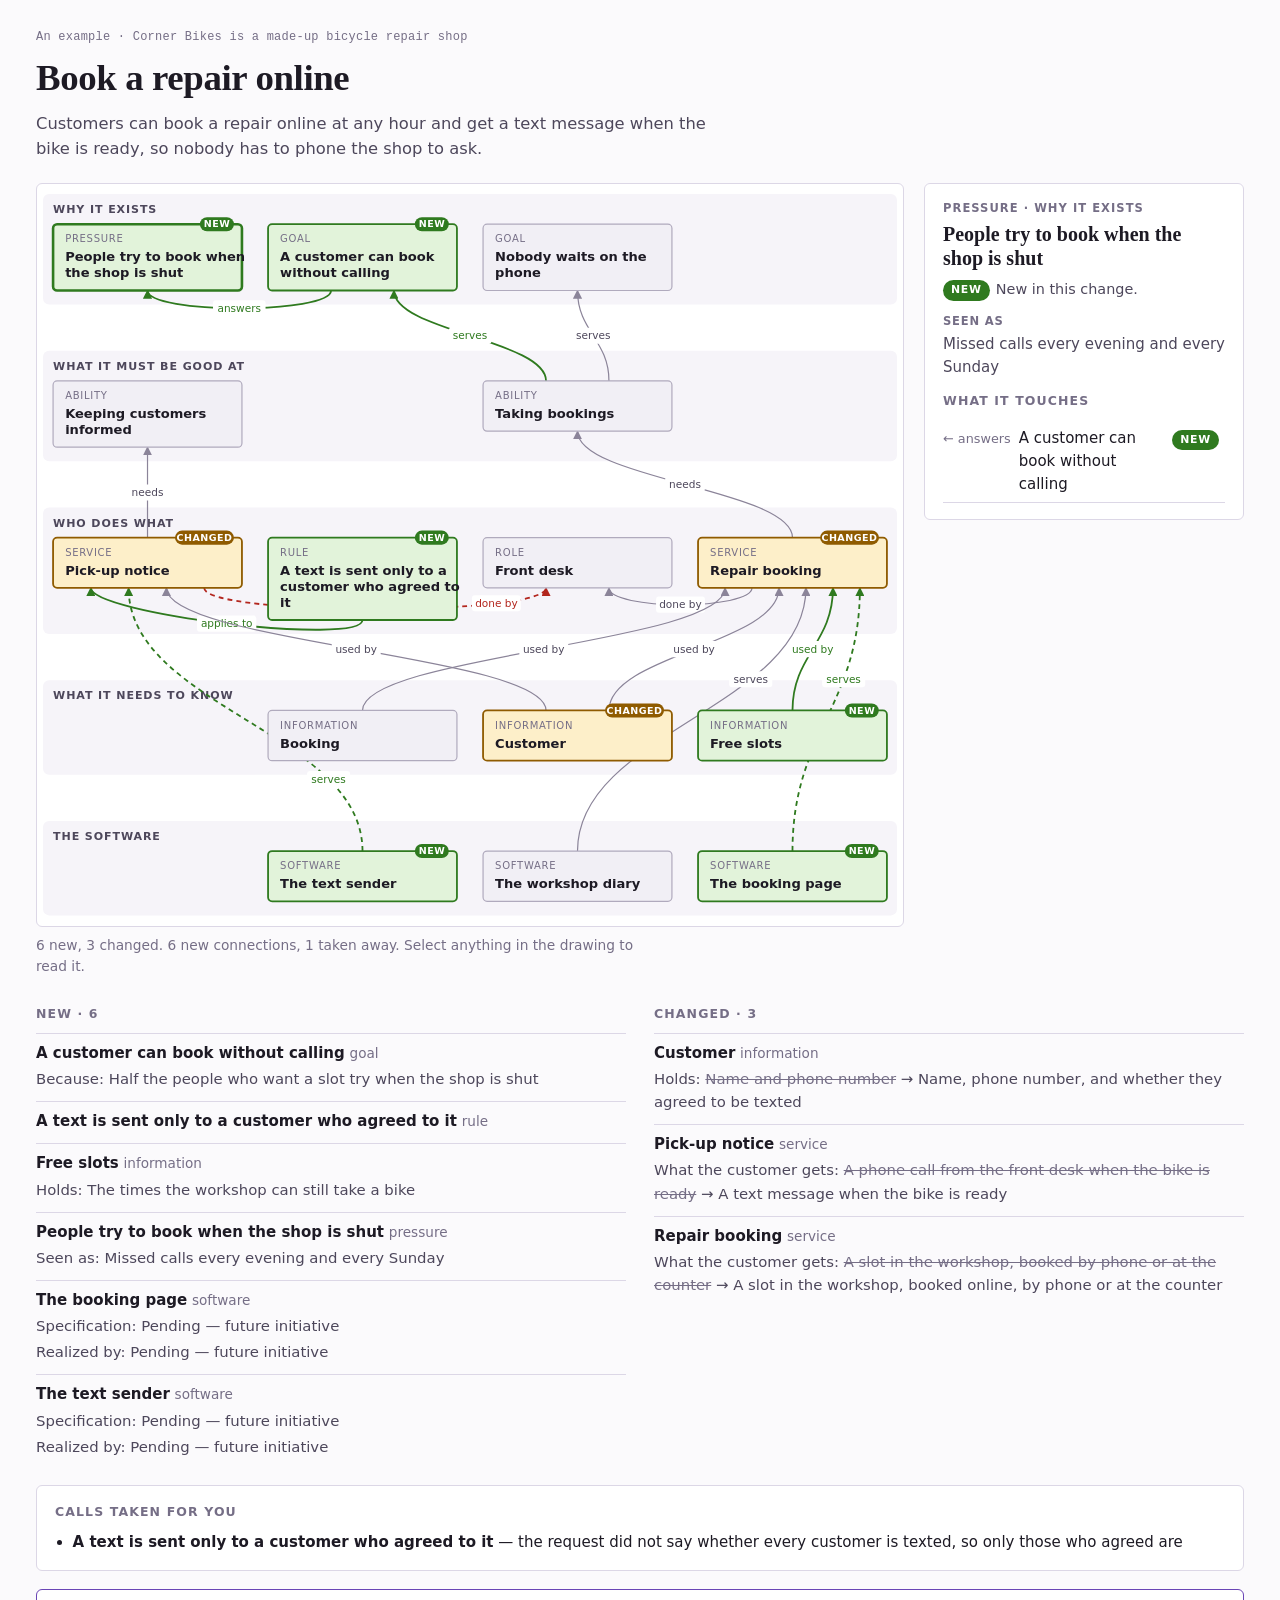
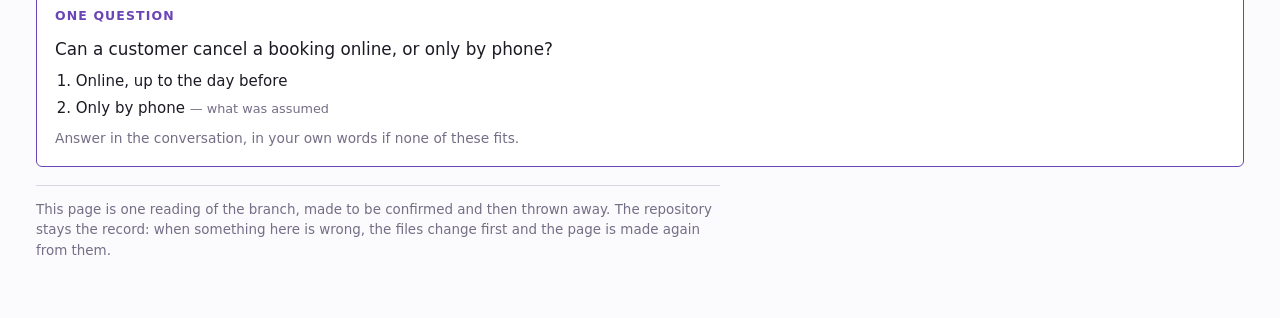
<file: site/demo/preview.html>
<!doctype html>
<meta charset="utf-8">
<meta name="viewport" content="width=device-width, initial-scale=1, viewport-fit=cover">
<title>Book a repair online</title>
<style>
:root{
  --ground:#fbfafc; --sheet:#ffffff; --ink:#1d1a24; --ink-2:#4d475b; --ink-3:#756e86; --rule:#dcd7e6;
  --accent:#6a45b5; --wire:#8b8499; --band:#f6f4f9;
  --new:#2f7a1f; --new-bg:#e2f3da; --changed:#8f5b00; --changed-bg:#fdefc9;
  --removed:#b3261e; --removed-bg:#fbe1e1; --same-bg:#f1eff5; --same-line:#b0aabd; --on-tag:#ffffff;
  --q0:#ece4d8; --q0l:#a8946f; --q1:#ece4d8; --q1l:#a8946f; --q2:#e6d6f5; --q2l:#7e57c2;
  --q3:#f5deaa; --q3l:#b08a2e; --q4:#fffbb5; --q4l:#a89400; --q5:#c2f0ff; --q5l:#0288d1;
  --q6:#9adcf0; --q6l:#0277bd; --q7:#c9e7b7; --q7l:#558b2f; --q8:#ffd6d6; --q8l:#c47f7f;
  --display:"Iowan Old Style","Palatino Linotype",Palatino,"Book Antiqua",Georgia,serif;
  --body:system-ui,-apple-system,"Segoe UI",Roboto,"Helvetica Neue",Arial,sans-serif;
  --mono:ui-monospace,"SF Mono",SFMono-Regular,Menlo,Consolas,monospace;
}
@media (prefers-color-scheme: dark){
  :root:not([data-theme="light"]){
    --ground:#15121b; --sheet:#1c1824; --ink:#f1edf8; --ink-2:#c5bdd6; --ink-3:#9a92ad; --rule:#342d43;
    --accent:#b497f0; --wire:#8f87a3; --band:#1a1622;
    --new:#8fd07a; --new-bg:#1f3318; --changed:#f0c05a; --changed-bg:#3a2c0c;
    --removed:#ff9d94; --removed-bg:#3c1a18; --same-bg:#262130; --same-line:#5a5270; --on-tag:#15121b;
    --q0:#3a3327; --q0l:#b7a27a; --q1:#3a3327; --q1l:#b7a27a; --q2:#33274a; --q2l:#b497f0;
    --q3:#40351a; --q3l:#dcb65c; --q4:#3d3a10; --q4l:#d6c84a; --q5:#12384a; --q5l:#5cc0f2;
    --q6:#0f3344; --q6l:#4fb3e6; --q7:#22381a; --q7l:#93cf6a; --q8:#44201f; --q8l:#e79a9a;
    color-scheme:dark;
  }
}
:root[data-theme="dark"]{
  --ground:#15121b; --sheet:#1c1824; --ink:#f1edf8; --ink-2:#c5bdd6; --ink-3:#9a92ad; --rule:#342d43;
  --accent:#b497f0; --wire:#8f87a3; --band:#1a1622;
  --new:#8fd07a; --new-bg:#1f3318; --changed:#f0c05a; --changed-bg:#3a2c0c;
  --removed:#ff9d94; --removed-bg:#3c1a18; --same-bg:#262130; --same-line:#5a5270; --on-tag:#15121b;
  --q0:#3a3327; --q0l:#b7a27a; --q1:#3a3327; --q1l:#b7a27a; --q2:#33274a; --q2l:#b497f0;
  --q3:#40351a; --q3l:#dcb65c; --q4:#3d3a10; --q4l:#d6c84a; --q5:#12384a; --q5l:#5cc0f2;
  --q6:#0f3344; --q6l:#4fb3e6; --q7:#22381a; --q7l:#93cf6a; --q8:#44201f; --q8l:#e79a9a;
  color-scheme:dark;
}
*,*::before,*::after{box-sizing:border-box}
body{margin:0;background:var(--ground);color:var(--ink);font-family:var(--body);font-size:15px;line-height:1.55;-webkit-font-smoothing:antialiased}
table{font:inherit;color:inherit}
.sheet{max-width:1240px;margin:0 auto;padding-block:28px 56px;padding-left:max(16px,env(safe-area-inset-left,0px));padding-right:max(16px,env(safe-area-inset-right,0px))}
.stamp{font-family:var(--mono);font-size:12px;color:var(--ink-3);letter-spacing:.02em;margin:0 0 10px;overflow-wrap:anywhere}
h1{font-family:var(--display);font-weight:600;font-size:clamp(1.6rem,1.2rem + 1.6vw,2.3rem);line-height:1.15;letter-spacing:-.01em;margin:0 0 12px;text-wrap:balance}
h2{font-size:.78rem;font-weight:700;letter-spacing:.09em;text-transform:uppercase;color:var(--ink-3);margin:0 0 10px}
.why{max-width:68ch;color:var(--ink-2);font-size:1.02rem;margin:0 0 22px}
.stage{display:grid;grid-template-columns:minmax(0,1fr) 320px;gap:20px;align-items:start;margin-bottom:26px}
.stage.solo{grid-template-columns:minmax(0,1fr)}
figure{margin:0;min-width:0}
.drawing{background:var(--sheet);border:1px solid var(--rule);border-radius:6px;overflow-x:auto}
.drawing svg{display:block;width:100%;height:auto;min-width:var(--min,560px)}
figcaption{font-size:.86rem;color:var(--ink-3);margin-top:8px;max-width:72ch}
.view + .view{margin-top:22px}
.reading{background:var(--sheet);border:1px solid var(--rule);border-radius:6px;padding:16px 18px;position:sticky;top:16px;min-width:0}
.reading .kind{font-size:.72rem;font-weight:700;letter-spacing:.09em;text-transform:uppercase;color:var(--ink-3);margin:0 0 4px}
.reading h3{font-family:var(--display);font-weight:600;font-size:1.25rem;line-height:1.2;margin:0 0 8px;overflow-wrap:anywhere}
.reading .state{font-size:.9rem;margin:0 0 12px;color:var(--ink-2)}
.reading dl{margin:0 0 12px}
.reading dt{font-size:.72rem;font-weight:700;letter-spacing:.07em;text-transform:uppercase;color:var(--ink-3);margin-top:10px}
.reading dd{margin:2px 0 0;color:var(--ink-2);overflow-wrap:anywhere}
.reading ul{list-style:none;margin:0;padding:0;display:grid;gap:4px}
.reading button{font:inherit;color:var(--ink);background:none;border:0;border-bottom:1px solid var(--rule);padding:6px 0;width:100%;text-align:left;cursor:pointer;display:flex;gap:8px;align-items:baseline}
.reading button:hover,.reading button:focus-visible{color:var(--accent);border-bottom-color:var(--accent);outline:none}
.reading button .word{font-size:.8rem;color:var(--ink-3);flex:0 0 auto}
.pill{display:inline-block;font-size:.68rem;font-weight:700;letter-spacing:.07em;text-transform:uppercase;padding:2px 8px;border-radius:999px;color:var(--on-tag);vertical-align:.12em;margin-right:6px}
.pill.new{background:var(--new)}.pill.changed{background:var(--changed)}.pill.removed{background:var(--removed)}
.lists{display:grid;grid-template-columns:repeat(auto-fit,minmax(260px,1fr));gap:22px 28px;margin-bottom:26px}
.lists section{min-width:0}
.lists ul{list-style:none;margin:0;padding:0;display:grid;gap:10px}
.lists li{border-top:1px solid var(--rule);padding-top:8px;overflow-wrap:anywhere}
.lists li strong{font-weight:650}
.lists li .kind{color:var(--ink-3);font-size:.85rem}
.lists li p{margin:3px 0 0;color:var(--ink-2);font-size:.93rem}
.was{color:var(--ink-3);text-decoration:line-through;text-decoration-thickness:1px}
.calls,.ask{background:var(--sheet);border:1px solid var(--rule);border-radius:6px;padding:16px 18px;margin-bottom:18px}
.calls ul{margin:0;padding-left:1.1rem;display:grid;gap:6px}
.calls li{overflow-wrap:anywhere}
.ask{border-color:var(--accent)}
.ask h2{color:var(--accent)}
.ask p{margin:0 0 8px;font-size:1.05rem;max-width:68ch}
.ask ol{margin:0 0 8px;padding-left:1.3rem;display:grid;gap:4px}
.ask .mine{font-size:.8rem;color:var(--ink-3)}
.ask .how{font-size:.86rem;color:var(--ink-3);margin:8px 0 0}
.tabs{display:flex;flex-wrap:wrap;gap:6px;margin:0 0 14px}
.tabs button{font:inherit;font-size:.9rem;font-weight:600;color:var(--ink-2);background:var(--sheet);border:1px solid var(--rule);border-radius:999px;padding:6px 13px;cursor:pointer}
.tabs button[aria-selected="true"]{color:var(--sheet);background:var(--ink);border-color:var(--ink)}
.tabs button:focus-visible{outline:2px solid var(--accent);outline-offset:2px}
.tabs .n{font-weight:500;opacity:.7;margin-left:4px;font-variant-numeric:tabular-nums}
footer{font-size:.84rem;color:var(--ink-3);border-top:1px solid var(--rule);padding-top:14px;max-width:80ch}
.pv-bg{fill:transparent}
.pv-band{fill:var(--band)}
.pv-heading{fill:var(--ink-2)}
.pv-kind{fill:var(--ink-3)}
.pv-name{fill:var(--ink)}
.pv-label{fill:var(--ink-2)}
.pv-label-bg{fill:var(--sheet)}
.pv-edge path{stroke:var(--wire)}
.pv-head{fill:var(--wire)}
.pv-change .pv-node .pv-box{fill:var(--same-bg);stroke:var(--same-line)}
.pv-change .pv-node.pv-new .pv-box{fill:var(--new-bg);stroke:var(--new)}
.pv-change .pv-node.pv-changed .pv-box{fill:var(--changed-bg);stroke:var(--changed)}
.pv-change .pv-node.pv-removed .pv-box{fill:var(--removed-bg);stroke:var(--removed)}
.pv-change .pv-node.pv-removed .pv-name{fill:var(--ink-3)}
.pv-node.pv-new .pv-tag-bg{fill:var(--new)}.pv-node.pv-changed .pv-tag-bg{fill:var(--changed)}.pv-node.pv-removed .pv-tag-bg{fill:var(--removed)}
.pv-tag{fill:var(--on-tag)}
.pv-edge.pv-new path{stroke:var(--new)}.pv-edge.pv-new .pv-label{fill:var(--new)}.pv-head.pv-new{fill:var(--new)}
.pv-edge.pv-removed path{stroke:var(--removed)}.pv-edge.pv-removed .pv-label{fill:var(--removed)}.pv-head.pv-removed{fill:var(--removed)}
.pv-model .pv-q0 .pv-box{fill:var(--q0);stroke:var(--q0l)}.pv-model .pv-q1 .pv-box{fill:var(--q1);stroke:var(--q1l)}
.pv-model .pv-q2 .pv-box{fill:var(--q2);stroke:var(--q2l)}.pv-model .pv-q3 .pv-box{fill:var(--q3);stroke:var(--q3l)}
.pv-model .pv-q4 .pv-box{fill:var(--q4);stroke:var(--q4l)}.pv-model .pv-q5 .pv-box{fill:var(--q5);stroke:var(--q5l)}
.pv-model .pv-q6 .pv-box{fill:var(--q6);stroke:var(--q6l)}.pv-model .pv-q7 .pv-box{fill:var(--q7);stroke:var(--q7l)}
.pv-model .pv-q8 .pv-box{fill:var(--q8);stroke:var(--q8l)}
.pv-node{cursor:pointer;outline:none}
.pv-node:focus-visible .pv-box,.pv-node.on .pv-box{stroke:var(--accent);stroke-width:2.6}
.pv.picked .pv-node:not(.on):not(.near){opacity:.38}
.pv.picked .pv-edge:not(.on){opacity:.16}
.pv.picked .pv-edge.on path{stroke-width:2.2}
@media (max-width:900px){.stage{grid-template-columns:minmax(0,1fr)}.reading{position:static}}
@media (prefers-reduced-motion:no-preference){.pv-node,.pv-edge{transition:opacity .15s}}
</style>
<div class="sheet" lang="en">
<p class="stamp">An example · Corner Bikes is a made-up bicycle repair shop</p>
<h1>Book a repair online</h1>
<p class="why">Customers can book a repair online at any hour and get a text message when the bike is ready, so nobody has to phone the shop to ask.</p>
<div class="stage"><div>
<figure class="view">
<div class="drawing" style="--min:637px"><svg xmlns="http://www.w3.org/2000/svg" viewBox="0 0 862 738" width="862" height="738" role="group" aria-label="What changes" class="pv pv-change" font-family="system-ui, -apple-system, 'Segoe UI', Roboto, Helvetica, Arial, sans-serif"><title>What changes</title><defs><marker id="v0-new" viewBox="0 0 10 10" refX="9" refY="5" markerWidth="9" markerHeight="9" markerUnits="userSpaceOnUse" orient="auto-start-reverse"><path d="M0,0 L10,5 L0,10 z" fill="#2f7a1f" class="pv-head pv-new"/></marker><marker id="v0-changed" viewBox="0 0 10 10" refX="9" refY="5" markerWidth="9" markerHeight="9" markerUnits="userSpaceOnUse" orient="auto-start-reverse"><path d="M0,0 L10,5 L0,10 z" fill="#8f5b00" class="pv-head pv-changed"/></marker><marker id="v0-removed" viewBox="0 0 10 10" refX="9" refY="5" markerWidth="9" markerHeight="9" markerUnits="userSpaceOnUse" orient="auto-start-reverse"><path d="M0,0 L10,5 L0,10 z" fill="#b3261e" class="pv-head pv-removed"/></marker><marker id="v0-same" viewBox="0 0 10 10" refX="9" refY="5" markerWidth="9" markerHeight="9" markerUnits="userSpaceOnUse" orient="auto-start-reverse"><path d="M0,0 L10,5 L0,10 z" fill="#8b8499" class="pv-head pv-same"/></marker></defs><rect class="pv-bg" width="862" height="738" fill="#ffffff"/><rect class="pv-band" x="6" y="10" width="850" height="110" rx="6" fill="#f6f4f9"/><text class="pv-heading" x="16" y="29" font-size="11" font-weight="700" letter-spacing="0.9" fill="#4d475b">WHY IT EXISTS</text><rect class="pv-band" x="6" y="166" width="850" height="110" rx="6" fill="#f6f4f9"/><text class="pv-heading" x="16" y="185" font-size="11" font-weight="700" letter-spacing="0.9" fill="#4d475b">WHAT IT MUST BE GOOD AT</text><rect class="pv-band" x="6" y="322" width="850" height="126" rx="6" fill="#f6f4f9"/><text class="pv-heading" x="16" y="341" font-size="11" font-weight="700" letter-spacing="0.9" fill="#4d475b">WHO DOES WHAT</text><rect class="pv-band" x="6" y="494" width="850" height="94" rx="6" fill="#f6f4f9"/><text class="pv-heading" x="16" y="513" font-size="11" font-weight="700" letter-spacing="0.9" fill="#4d475b">WHAT IT NEEDS TO KNOW</text><rect class="pv-band" x="6" y="634" width="850" height="94" rx="6" fill="#f6f4f9"/><text class="pv-heading" x="16" y="653" font-size="11" font-weight="700" letter-spacing="0.9" fill="#4d475b">THE SOFTWARE</text><g class="pv-edge pv-new" data-a="n13" data-b="n11"><path d="M292.7,106.0 C292.7,129.5 110.0,129.5 110.0,106.0" fill="none" stroke="#2f7a1f" stroke-width="1.8" marker-end="url(#v0-new)"/><rect class="pv-label-bg" x="175.2" y="115.6" width="52.3" height="16" rx="3" fill="#ffffff"/><text class="pv-label" x="201.3" y="127.2" text-anchor="middle" font-size="10.5" fill="#2f7a1f">answers</text></g><g class="pv-edge pv-same" data-a="n6" data-b="n12"><path d="M569.3,196.0 C569.3,155.5 538.0,146.5 538.0,106.0" fill="none" stroke="#8b8499" stroke-width="1.2" marker-end="url(#v0-same)"/><rect class="pv-label-bg" x="532.2" y="143.0" width="42.9" height="16" rx="3" fill="#ffffff"/><text class="pv-label" x="553.7" y="154.6" text-anchor="middle" font-size="10.5" fill="#4d475b">serves</text></g><g class="pv-edge pv-new" data-a="n6" data-b="n13"><path d="M506.7,196.0 C506.7,155.5 355.3,146.5 355.3,106.0" fill="none" stroke="#2f7a1f" stroke-width="1.8" marker-end="url(#v0-new)"/><rect class="pv-label-bg" x="409.6" y="143.0" width="42.9" height="16" rx="3" fill="#ffffff"/><text class="pv-label" x="431.0" y="154.6" text-anchor="middle" font-size="10.5" fill="#2f7a1f">serves</text></g><g class="pv-edge pv-same" data-a="n4" data-b="n6"><path d="M752.0,352.0 C752.0,304.3 538.0,293.7 538.0,246.0" fill="none" stroke="#8b8499" stroke-width="1.2" marker-end="url(#v0-same)"/><rect class="pv-label-bg" x="625.3" y="291.0" width="39.4" height="16" rx="3" fill="#ffffff"/><text class="pv-label" x="645.0" y="302.6" text-anchor="middle" font-size="10.5" fill="#4d475b">needs</text></g><g class="pv-edge pv-same" data-a="n4" data-b="n14"><path d="M711.7,402.0 C711.7,424.3 569.3,424.3 569.3,402.0" fill="none" stroke="#8b8499" stroke-width="1.2" marker-end="url(#v0-same)"/><rect class="pv-label-bg" x="616.2" y="410.7" width="48.7" height="16" rx="3" fill="#ffffff"/><text class="pv-label" x="640.5" y="422.3" text-anchor="middle" font-size="10.5" fill="#4d475b">done by</text></g><g class="pv-edge pv-same" data-a="n5" data-b="n7"><path d="M110.0,352.0 C110.0,311.5 110.0,302.5 110.0,262.0" fill="none" stroke="#8b8499" stroke-width="1.2" marker-end="url(#v0-same)"/><rect class="pv-label-bg" x="90.3" y="299.0" width="39.4" height="16" rx="3" fill="#ffffff"/><text class="pv-label" x="110.0" y="310.6" text-anchor="middle" font-size="10.5" fill="#4d475b">needs</text></g><g class="pv-edge pv-new" data-a="n15" data-b="n5"><path d="M324.0,434.0 C324.0,460.1 53.6,428.1 53.6,402.0" fill="none" stroke="#2f7a1f" stroke-width="1.8" marker-end="url(#v0-new)"/><rect class="pv-label-bg" x="159.2" y="429.6" width="59.1" height="16" rx="3" fill="#ffffff"/><text class="pv-label" x="188.8" y="441.2" text-anchor="middle" font-size="10.5" fill="#2f7a1f">applies to</text></g><g class="pv-edge pv-same" data-a="n8" data-b="n4"><path d="M324.0,524.0 C324.0,469.1 684.9,456.9 684.9,402.0" fill="none" stroke="#8b8499" stroke-width="1.2" marker-end="url(#v0-same)"/><rect class="pv-label-bg" x="480.1" y="455.0" width="48.7" height="16" rx="3" fill="#ffffff"/><text class="pv-label" x="504.4" y="466.6" text-anchor="middle" font-size="10.5" fill="#4d475b">used by</text></g><g class="pv-edge pv-same" data-a="n9" data-b="n4"><path d="M569.3,524.0 C569.3,469.1 738.6,456.9 738.6,402.0" fill="none" stroke="#8b8499" stroke-width="1.2" marker-end="url(#v0-same)"/><rect class="pv-label-bg" x="629.6" y="455.0" width="48.7" height="16" rx="3" fill="#ffffff"/><text class="pv-label" x="654.0" y="466.6" text-anchor="middle" font-size="10.5" fill="#4d475b">used by</text></g><g class="pv-edge pv-same" data-a="n9" data-b="n5"><path d="M506.7,524.0 C506.7,469.1 128.8,456.9 128.8,402.0" fill="none" stroke="#8b8499" stroke-width="1.2" marker-end="url(#v0-same)"/><rect class="pv-label-bg" x="293.4" y="455.0" width="48.7" height="16" rx="3" fill="#ffffff"/><text class="pv-label" x="317.7" y="466.6" text-anchor="middle" font-size="10.5" fill="#4d475b">used by</text></g><g class="pv-edge pv-new" data-a="n10" data-b="n4"><path d="M752.0,524.0 C752.0,469.1 792.3,456.9 792.3,402.0" fill="none" stroke="#2f7a1f" stroke-width="1.8" marker-end="url(#v0-new)"/><rect class="pv-label-bg" x="747.8" y="455.0" width="48.7" height="16" rx="3" fill="#ffffff"/><text class="pv-label" x="772.1" y="466.6" text-anchor="middle" font-size="10.5" fill="#2f7a1f">used by</text></g><g class="pv-edge pv-same" data-a="n1" data-b="n4"><path d="M538.0,664.0 C538.0,546.1 765.4,519.9 765.4,402.0" fill="none" stroke="#8b8499" stroke-width="1.2" marker-end="url(#v0-same)"/><rect class="pv-label-bg" x="689.0" y="485.0" width="42.9" height="16" rx="3" fill="#ffffff"/><text class="pv-label" x="710.5" y="496.6" text-anchor="middle" font-size="10.5" fill="#4d475b">serves</text></g><g class="pv-edge pv-new" data-a="n2" data-b="n4"><path d="M752.0,664.0 C752.0,546.1 819.1,519.9 819.1,402.0" fill="none" stroke="#2f7a1f" stroke-width="1.8" stroke-dasharray="5 4" marker-end="url(#v0-new)"/><rect class="pv-label-bg" x="781.5" y="485.0" width="42.9" height="16" rx="3" fill="#ffffff"/><text class="pv-label" x="802.9" y="496.6" text-anchor="middle" font-size="10.5" fill="#2f7a1f">serves</text></g><g class="pv-edge pv-new" data-a="n3" data-b="n5"><path d="M324.0,664.0 C324.0,546.1 91.2,519.9 91.2,402.0" fill="none" stroke="#2f7a1f" stroke-width="1.8" stroke-dasharray="5 4" marker-end="url(#v0-new)"/><rect class="pv-label-bg" x="268.8" y="584.4" width="42.9" height="16" rx="3" fill="#ffffff"/><text class="pv-label" x="290.2" y="596.0" text-anchor="middle" font-size="10.5" fill="#2f7a1f">serves</text></g><g class="pv-edge pv-removed" data-a="n5" data-b="n14"><path d="M166.4,402.0 C166.4,430.2 506.7,430.2 506.7,402.0" fill="none" stroke="#b3261e" stroke-width="1.8" stroke-dasharray="5 4" marker-end="url(#v0-removed)"/><rect class="pv-label-bg" x="432.9" y="409.4" width="48.7" height="16" rx="3" fill="#ffffff"/><text class="pv-label" x="457.3" y="421.0" text-anchor="middle" font-size="10.5" fill="#b3261e">done by</text></g><g class="pv-node pv-same pv-q6" data-k="n1" tabindex="0" role="button" aria-label="The workshop diary, software"><title>The workshop diary</title><rect class="pv-box" x="444.0" y="664.0" width="188" height="50.0" rx="4" fill="#f1eff5" stroke="#b0aabd" stroke-width="1.2"/><text class="pv-kind" x="456.0" y="682.0" font-size="10" letter-spacing="0.7" fill="#756e86">SOFTWARE</text><text class="pv-name" x="456.0" y="701.0" font-size="13" font-weight="600" fill="#1d1a24">The workshop diary</text></g><g class="pv-node pv-new pv-q6" data-k="n2" tabindex="0" role="button" aria-label="new, The booking page, software"><title>The booking page</title><rect class="pv-box" x="658.0" y="664.0" width="188" height="50.0" rx="4" fill="#e2f3da" stroke="#2f7a1f" stroke-width="1.8"/><text class="pv-kind" x="670.0" y="682.0" font-size="10" letter-spacing="0.7" fill="#756e86">SOFTWARE</text><rect class="pv-tag-bg" x="804.1" y="657.0" width="33.8" height="14" rx="7" fill="#2f7a1f"/><text class="pv-tag" x="821.1" y="667.2" text-anchor="middle" font-size="9.5" font-weight="700" letter-spacing="0.5" fill="#ffffff">NEW</text><text class="pv-name" x="670.0" y="701.0" font-size="13" font-weight="600" fill="#1d1a24">The booking page</text></g><g class="pv-node pv-new pv-q6" data-k="n3" tabindex="0" role="button" aria-label="new, The text sender, software"><title>The text sender</title><rect class="pv-box" x="230.0" y="664.0" width="188" height="50.0" rx="4" fill="#e2f3da" stroke="#2f7a1f" stroke-width="1.8"/><text class="pv-kind" x="242.0" y="682.0" font-size="10" letter-spacing="0.7" fill="#756e86">SOFTWARE</text><rect class="pv-tag-bg" x="376.1" y="657.0" width="33.8" height="14" rx="7" fill="#2f7a1f"/><text class="pv-tag" x="393.1" y="667.2" text-anchor="middle" font-size="9.5" font-weight="700" letter-spacing="0.5" fill="#ffffff">NEW</text><text class="pv-name" x="242.0" y="701.0" font-size="13" font-weight="600" fill="#1d1a24">The text sender</text></g><g class="pv-node pv-changed pv-q4" data-k="n4" tabindex="0" role="button" aria-label="changed, Repair booking, service"><title>Repair booking</title><rect class="pv-box" x="658.0" y="352.0" width="188" height="50.0" rx="4" fill="#fdefc9" stroke="#8f5b00" stroke-width="1.8"/><text class="pv-kind" x="670.0" y="370.0" font-size="10" letter-spacing="0.7" fill="#756e86">SERVICE</text><rect class="pv-tag-bg" x="779.5" y="345.0" width="58.6" height="14" rx="7" fill="#8f5b00"/><text class="pv-tag" x="808.7" y="355.2" text-anchor="middle" font-size="9.5" font-weight="700" letter-spacing="0.5" fill="#ffffff">CHANGED</text><text class="pv-name" x="670.0" y="389.0" font-size="13" font-weight="600" fill="#1d1a24">Repair booking</text></g><g class="pv-node pv-changed pv-q4" data-k="n5" tabindex="0" role="button" aria-label="changed, Pick-up notice, service"><title>Pick-up notice</title><rect class="pv-box" x="16.0" y="352.0" width="188" height="50.0" rx="4" fill="#fdefc9" stroke="#8f5b00" stroke-width="1.8"/><text class="pv-kind" x="28.0" y="370.0" font-size="10" letter-spacing="0.7" fill="#756e86">SERVICE</text><rect class="pv-tag-bg" x="137.4" y="345.0" width="58.6" height="14" rx="7" fill="#8f5b00"/><text class="pv-tag" x="166.7" y="355.2" text-anchor="middle" font-size="9.5" font-weight="700" letter-spacing="0.5" fill="#ffffff">CHANGED</text><text class="pv-name" x="28.0" y="389.0" font-size="13" font-weight="600" fill="#1d1a24">Pick-up notice</text></g><g class="pv-node pv-same pv-q3" data-k="n6" tabindex="0" role="button" aria-label="Taking bookings, ability"><title>Taking bookings</title><rect class="pv-box" x="444.0" y="196.0" width="188" height="50.0" rx="4" fill="#f1eff5" stroke="#b0aabd" stroke-width="1.2"/><text class="pv-kind" x="456.0" y="214.0" font-size="10" letter-spacing="0.7" fill="#756e86">ABILITY</text><text class="pv-name" x="456.0" y="233.0" font-size="13" font-weight="600" fill="#1d1a24">Taking bookings</text></g><g class="pv-node pv-same pv-q3" data-k="n7" tabindex="0" role="button" aria-label="Keeping customers informed, ability"><title>Keeping customers informed</title><rect class="pv-box" x="16.0" y="196.0" width="188" height="66.0" rx="4" fill="#f1eff5" stroke="#b0aabd" stroke-width="1.2"/><text class="pv-kind" x="28.0" y="214.0" font-size="10" letter-spacing="0.7" fill="#756e86">ABILITY</text><text class="pv-name" x="28.0" y="233.0" font-size="13" font-weight="600" fill="#1d1a24">Keeping customers</text><text class="pv-name" x="28.0" y="249.0" font-size="13" font-weight="600" fill="#1d1a24">informed</text></g><g class="pv-node pv-same pv-q5" data-k="n8" tabindex="0" role="button" aria-label="Booking, information"><title>Booking</title><rect class="pv-box" x="230.0" y="524.0" width="188" height="50.0" rx="4" fill="#f1eff5" stroke="#b0aabd" stroke-width="1.2"/><text class="pv-kind" x="242.0" y="542.0" font-size="10" letter-spacing="0.7" fill="#756e86">INFORMATION</text><text class="pv-name" x="242.0" y="561.0" font-size="13" font-weight="600" fill="#1d1a24">Booking</text></g><g class="pv-node pv-changed pv-q5" data-k="n9" tabindex="0" role="button" aria-label="changed, Customer, information"><title>Customer</title><rect class="pv-box" x="444.0" y="524.0" width="188" height="50.0" rx="4" fill="#fdefc9" stroke="#8f5b00" stroke-width="1.8"/><text class="pv-kind" x="456.0" y="542.0" font-size="10" letter-spacing="0.7" fill="#756e86">INFORMATION</text><rect class="pv-tag-bg" x="565.5" y="517.0" width="58.6" height="14" rx="7" fill="#8f5b00"/><text class="pv-tag" x="594.7" y="527.2" text-anchor="middle" font-size="9.5" font-weight="700" letter-spacing="0.5" fill="#ffffff">CHANGED</text><text class="pv-name" x="456.0" y="561.0" font-size="13" font-weight="600" fill="#1d1a24">Customer</text></g><g class="pv-node pv-new pv-q5" data-k="n10" tabindex="0" role="button" aria-label="new, Free slots, information"><title>Free slots</title><rect class="pv-box" x="658.0" y="524.0" width="188" height="50.0" rx="4" fill="#e2f3da" stroke="#2f7a1f" stroke-width="1.8"/><text class="pv-kind" x="670.0" y="542.0" font-size="10" letter-spacing="0.7" fill="#756e86">INFORMATION</text><rect class="pv-tag-bg" x="804.1" y="517.0" width="33.8" height="14" rx="7" fill="#2f7a1f"/><text class="pv-tag" x="821.1" y="527.2" text-anchor="middle" font-size="9.5" font-weight="700" letter-spacing="0.5" fill="#ffffff">NEW</text><text class="pv-name" x="670.0" y="561.0" font-size="13" font-weight="600" fill="#1d1a24">Free slots</text></g><g class="pv-node pv-new pv-q2" data-k="n11" tabindex="0" role="button" aria-label="new, People try to book when the shop is shut, pressure"><title>People try to book when the shop is shut</title><rect class="pv-box" x="16.0" y="40.0" width="188" height="66.0" rx="4" fill="#e2f3da" stroke="#2f7a1f" stroke-width="1.8"/><text class="pv-kind" x="28.0" y="58.0" font-size="10" letter-spacing="0.7" fill="#756e86">PRESSURE</text><rect class="pv-tag-bg" x="162.2" y="33.0" width="33.8" height="14" rx="7" fill="#2f7a1f"/><text class="pv-tag" x="179.1" y="43.2" text-anchor="middle" font-size="9.5" font-weight="700" letter-spacing="0.5" fill="#ffffff">NEW</text><text class="pv-name" x="28.0" y="77.0" font-size="13" font-weight="600" fill="#1d1a24">People try to book when</text><text class="pv-name" x="28.0" y="93.0" font-size="13" font-weight="600" fill="#1d1a24">the shop is shut</text></g><g class="pv-node pv-same pv-q2" data-k="n12" tabindex="0" role="button" aria-label="Nobody waits on the phone, goal"><title>Nobody waits on the phone</title><rect class="pv-box" x="444.0" y="40.0" width="188" height="66.0" rx="4" fill="#f1eff5" stroke="#b0aabd" stroke-width="1.2"/><text class="pv-kind" x="456.0" y="58.0" font-size="10" letter-spacing="0.7" fill="#756e86">GOAL</text><text class="pv-name" x="456.0" y="77.0" font-size="13" font-weight="600" fill="#1d1a24">Nobody waits on the</text><text class="pv-name" x="456.0" y="93.0" font-size="13" font-weight="600" fill="#1d1a24">phone</text></g><g class="pv-node pv-new pv-q2" data-k="n13" tabindex="0" role="button" aria-label="new, A customer can book without calling, goal"><title>A customer can book without calling</title><rect class="pv-box" x="230.0" y="40.0" width="188" height="66.0" rx="4" fill="#e2f3da" stroke="#2f7a1f" stroke-width="1.8"/><text class="pv-kind" x="242.0" y="58.0" font-size="10" letter-spacing="0.7" fill="#756e86">GOAL</text><rect class="pv-tag-bg" x="376.1" y="33.0" width="33.8" height="14" rx="7" fill="#2f7a1f"/><text class="pv-tag" x="393.1" y="43.2" text-anchor="middle" font-size="9.5" font-weight="700" letter-spacing="0.5" fill="#ffffff">NEW</text><text class="pv-name" x="242.0" y="77.0" font-size="13" font-weight="600" fill="#1d1a24">A customer can book</text><text class="pv-name" x="242.0" y="93.0" font-size="13" font-weight="600" fill="#1d1a24">without calling</text></g><g class="pv-node pv-same pv-q4" data-k="n14" tabindex="0" role="button" aria-label="Front desk, role"><title>Front desk</title><rect class="pv-box" x="444.0" y="352.0" width="188" height="50.0" rx="4" fill="#f1eff5" stroke="#b0aabd" stroke-width="1.2"/><text class="pv-kind" x="456.0" y="370.0" font-size="10" letter-spacing="0.7" fill="#756e86">ROLE</text><text class="pv-name" x="456.0" y="389.0" font-size="13" font-weight="600" fill="#1d1a24">Front desk</text></g><g class="pv-node pv-new pv-q4" data-k="n15" tabindex="0" role="button" aria-label="new, A text is sent only to a customer who agreed to it, rule"><title>A text is sent only to a customer who agreed to it</title><rect class="pv-box" x="230.0" y="352.0" width="188" height="82.0" rx="4" fill="#e2f3da" stroke="#2f7a1f" stroke-width="1.8"/><text class="pv-kind" x="242.0" y="370.0" font-size="10" letter-spacing="0.7" fill="#756e86">RULE</text><rect class="pv-tag-bg" x="376.1" y="345.0" width="33.8" height="14" rx="7" fill="#2f7a1f"/><text class="pv-tag" x="393.1" y="355.2" text-anchor="middle" font-size="9.5" font-weight="700" letter-spacing="0.5" fill="#ffffff">NEW</text><text class="pv-name" x="242.0" y="389.0" font-size="13" font-weight="600" fill="#1d1a24">A text is sent only to a</text><text class="pv-name" x="242.0" y="405.0" font-size="13" font-weight="600" fill="#1d1a24">customer who agreed to</text><text class="pv-name" x="242.0" y="421.0" font-size="13" font-weight="600" fill="#1d1a24">it</text></g></svg></div>
<figcaption>6 new, 3 changed. 6 new connections, 1 taken away. Select anything in the drawing to read it.</figcaption>
</figure>
</div><aside class="reading" id="pv-reading" aria-live="polite"></aside></div>
<div class="lists">
<section><h2>New · 6</h2><ul>
<li><strong>A customer can book without calling</strong> <span class="kind">goal</span><p>Because: Half the people who want a slot try when the shop is shut</p></li>
<li><strong>A text is sent only to a customer who agreed to it</strong> <span class="kind">rule</span></li>
<li><strong>Free slots</strong> <span class="kind">information</span><p>Holds: The times the workshop can still take a bike</p></li>
<li><strong>People try to book when the shop is shut</strong> <span class="kind">pressure</span><p>Seen as: Missed calls every evening and every Sunday</p></li>
<li><strong>The booking page</strong> <span class="kind">software</span><p>Specification: Pending — future initiative</p><p>Realized by: Pending — future initiative</p></li>
<li><strong>The text sender</strong> <span class="kind">software</span><p>Specification: Pending — future initiative</p><p>Realized by: Pending — future initiative</p></li>
</ul></section>
<section><h2>Changed · 3</h2><ul>
<li><strong>Customer</strong> <span class="kind">information</span><p>Holds: <span class="was">Name and phone number</span> → Name, phone number, and whether they agreed to be texted</p></li>
<li><strong>Pick-up notice</strong> <span class="kind">service</span><p>What the customer gets: <span class="was">A phone call from the front desk when the bike is ready</span> → A text message when the bike is ready</p></li>
<li><strong>Repair booking</strong> <span class="kind">service</span><p>What the customer gets: <span class="was">A slot in the workshop, booked by phone or at the counter</span> → A slot in the workshop, booked online, by phone or at the counter</p></li>
</ul></section>
</div>
<section class="calls"><h2>Calls taken for you</h2><ul>
<li><strong>A text is sent only to a customer who agreed to it</strong> — the request did not say whether every customer is texted, so only those who agreed are</li>
</ul></section>
<section class="ask">
<h2>One question</h2><p>Can a customer cancel a booking online, or only by phone?</p>
<ol>
<li>Online, up to the day before</li>
<li>Only by phone <span class="mine">— what was assumed</span></li>
</ol>
<p class="how">Answer in the conversation, in your own words if none of these fits.</p>
</section>
<footer>This page is one reading of the branch, made to be confirmed and then thrown away. The repository stays the record: when something here is wrong, the files change first and the page is made again from them.</footer>
</div>
<script type="application/json" id="pv-data">{"mode": "change", "nodes": {"n1": {"name": "The workshop diary", "kind": "software", "where": "The software", "status": "same", "was": "", "detail": [["Specification", "The owner's notes", "", false], ["Realized by", "A shared spreadsheet on the shop computer", "", false]], "links": [{"to": "n4", "name": "Repair booking", "word": "serves", "out": true, "status": "same"}]}, "n2": {"name": "The booking page", "kind": "software", "where": "The software", "status": "new", "was": "", "detail": [["Specification", "Pending — future initiative", "", false], ["Realized by", "Pending — future initiative", "", false]], "links": [{"to": "n4", "name": "Repair booking", "word": "serves", "out": true, "status": "new"}]}, "n3": {"name": "The text sender", "kind": "software", "where": "The software", "status": "new", "was": "", "detail": [["Specification", "Pending — future initiative", "", false], ["Realized by", "Pending — future initiative", "", false]], "links": [{"to": "n5", "name": "Pick-up notice", "word": "serves", "out": true, "status": "new"}]}, "n4": {"name": "Repair booking", "kind": "service", "where": "Who does what", "status": "changed", "was": "", "detail": [["What the customer gets", "A slot in the workshop, booked online, by phone or at the counter", "A slot in the workshop, booked by phone or at the counter", true]], "links": [{"to": "n6", "name": "Taking bookings", "word": "needs", "out": true, "status": "same"}, {"to": "n14", "name": "Front desk", "word": "done by", "out": true, "status": "same"}, {"to": "n8", "name": "Booking", "word": "used by", "out": false, "status": "same"}, {"to": "n9", "name": "Customer", "word": "used by", "out": false, "status": "same"}, {"to": "n10", "name": "Free slots", "word": "used by", "out": false, "status": "new"}, {"to": "n1", "name": "The workshop diary", "word": "serves", "out": false, "status": "same"}, {"to": "n2", "name": "The booking page", "word": "serves", "out": false, "status": "new"}]}, "n5": {"name": "Pick-up notice", "kind": "service", "where": "Who does what", "status": "changed", "was": "", "detail": [["What the customer gets", "A text message when the bike is ready", "A phone call from the front desk when the bike is ready", true]], "links": [{"to": "n7", "name": "Keeping customers informed", "word": "needs", "out": true, "status": "same"}, {"to": "n15", "name": "A text is sent only to a customer who agreed to it", "word": "applies to", "out": false, "status": "new"}, {"to": "n9", "name": "Customer", "word": "used by", "out": false, "status": "same"}, {"to": "n3", "name": "The text sender", "word": "serves", "out": false, "status": "new"}, {"to": "n14", "name": "Front desk", "word": "done by", "out": true, "status": "removed"}]}, "n6": {"name": "Taking bookings", "kind": "ability", "where": "What it must be good at", "status": "same", "was": "", "detail": [], "links": [{"to": "n12", "name": "Nobody waits on the phone", "word": "serves", "out": true, "status": "same"}, {"to": "n13", "name": "A customer can book without calling", "word": "serves", "out": true, "status": "new"}, {"to": "n4", "name": "Repair booking", "word": "needs", "out": false, "status": "same"}]}, "n7": {"name": "Keeping customers informed", "kind": "ability", "where": "What it must be good at", "status": "same", "was": "", "detail": [], "links": [{"to": "n5", "name": "Pick-up notice", "word": "needs", "out": false, "status": "same"}]}, "n8": {"name": "Booking", "kind": "information", "where": "What it needs to know", "status": "same", "was": "", "detail": [["Holds", "The bike, the fault and the day promised", "", false]], "links": [{"to": "n4", "name": "Repair booking", "word": "used by", "out": true, "status": "same"}]}, "n9": {"name": "Customer", "kind": "information", "where": "What it needs to know", "status": "changed", "was": "", "detail": [["Holds", "Name, phone number, and whether they agreed to be texted", "Name and phone number", true]], "links": [{"to": "n4", "name": "Repair booking", "word": "used by", "out": true, "status": "same"}, {"to": "n5", "name": "Pick-up notice", "word": "used by", "out": true, "status": "same"}]}, "n10": {"name": "Free slots", "kind": "information", "where": "What it needs to know", "status": "new", "was": "", "detail": [["Holds", "The times the workshop can still take a bike", "", false]], "links": [{"to": "n4", "name": "Repair booking", "word": "used by", "out": true, "status": "new"}]}, "n11": {"name": "People try to book when the shop is shut", "kind": "pressure", "where": "Why it exists", "status": "new", "was": "", "detail": [["Seen as", "Missed calls every evening and every Sunday", "", false]], "links": [{"to": "n13", "name": "A customer can book without calling", "word": "answers", "out": false, "status": "new"}]}, "n12": {"name": "Nobody waits on the phone", "kind": "goal", "where": "Why it exists", "status": "same", "was": "", "detail": [["Because", "The person who answers is also the person at the till", "", false]], "links": [{"to": "n6", "name": "Taking bookings", "word": "serves", "out": false, "status": "same"}]}, "n13": {"name": "A customer can book without calling", "kind": "goal", "where": "Why it exists", "status": "new", "was": "", "detail": [["Because", "Half the people who want a slot try when the shop is shut", "", false]], "links": [{"to": "n11", "name": "People try to book when the shop is shut", "word": "answers", "out": true, "status": "new"}, {"to": "n6", "name": "Taking bookings", "word": "serves", "out": false, "status": "new"}]}, "n14": {"name": "Front desk", "kind": "role", "where": "Who does what", "status": "same", "was": "", "detail": [["Does", "Takes bookings, takes payment, hands bikes back", "", false]], "links": [{"to": "n4", "name": "Repair booking", "word": "done by", "out": false, "status": "same"}, {"to": "n5", "name": "Pick-up notice", "word": "done by", "out": false, "status": "removed"}]}, "n15": {"name": "A text is sent only to a customer who agreed to it", "kind": "rule", "where": "Who does what", "status": "new", "was": "", "detail": [], "links": [{"to": "n5", "name": "Pick-up notice", "word": "applies to", "out": true, "status": "new"}]}}, "start": "n11", "first": {}, "words": {"new": "new", "changed": "changed", "removed": "removed", "new_long": "New in this change.", "changed_long": "Changed by this change.", "removed_long": "Removed by this change.", "same_long": "Not changed. Shown because it touches something that is.", "was": "Was", "touches": "What it touches", "added": "added", "draft": "Written down, and not confirmed by anybody yet."}}</script>
<script>
(function(){
  var data = JSON.parse(document.getElementById('pv-data').textContent);
  var reading = document.getElementById('pv-reading');
  var words = data.words;
  function el(tag, cls, text){ var e=document.createElement(tag); if(cls) e.className=cls; if(text!=null) e.textContent=text; return e; }
  function show(key, from){
    var n = data.nodes[key]; if(!n) return;
    document.querySelectorAll('svg.pv').forEach(function(s){
      var here = s.querySelector('.pv-node[data-k="'+key+'"]');
      s.classList.toggle('picked', !!here && from==='user');
      s.querySelectorAll('.pv-node').forEach(function(g){ g.classList.remove('on','near'); });
      s.querySelectorAll('.pv-edge').forEach(function(g){
        var on = g.getAttribute('data-a')===key || g.getAttribute('data-b')===key;
        g.classList.toggle('on', on);
        if(on){ var o = g.getAttribute('data-a')===key ? g.getAttribute('data-b') : g.getAttribute('data-a');
          var og = s.querySelector('.pv-node[data-k="'+o+'"]'); if(og) og.classList.add('near'); }
      });
      if(here) here.classList.add('on');
    });
    if(!reading) return;
    reading.textContent='';
    reading.appendChild(el('p','kind', n.kind + (n.where ? ' · ' + n.where : '')));
    reading.appendChild(el('h3', null, n.name));
    if(n.status && n.status!=='same'){
      var st = el('p','state'); var pill = el('span','pill '+n.status, words[n.status]); st.appendChild(pill);
      st.appendChild(document.createTextNode(n.status==='changed' && n.was ? words.was + ' \u201c' + n.was + '\u201d' : words[n.status+'_long']));
      reading.appendChild(st);
    } else if(data.mode==='change'){ reading.appendChild(el('p','state', words.same_long)); }
    if(n.draft){ reading.appendChild(el('p','state', words.draft)); }
    if(n.detail && n.detail.length){
      var dl = el('dl');
      n.detail.forEach(function(d){ if(d[0]) dl.appendChild(el('dt',null,d[0])); var dd=el('dd');
        if(d[3]){ dd.appendChild(el('span','pill changed', d[2] ? words.changed : words.added)); }
        if(d[2]){ dd.appendChild(el('span','was',d[2])); dd.appendChild(document.createTextNode(' \u2192 ')); }
        dd.appendChild(document.createTextNode(d[1])); dl.appendChild(dd); });
      reading.appendChild(dl);
    }
    if(n.links && n.links.length){
      reading.appendChild(el('h2', null, words.touches));
      var ul = el('ul');
      n.links.forEach(function(l){ var li=el('li'); var b=el('button'); b.type='button';
        b.appendChild(el('span','word', l.out ? l.word + ' \u2192' : '\u2190 ' + l.word));
        b.appendChild(el('span', null, data.nodes[l.to] ? data.nodes[l.to].name : l.name));
        if(l.status && l.status!=='same') b.appendChild(el('span','pill '+l.status, words[l.status]));
        b.addEventListener('click', function(){ jump(l.to); }); li.appendChild(b); ul.appendChild(li); });
      reading.appendChild(ul);
    }
    if(from==='user' && window.matchMedia('(max-width:900px)').matches) reading.scrollIntoView({block:'nearest',behavior:'smooth'});
  }
  function jump(key){
    var n = data.nodes[key]; if(!n) return;
    if(n.tab && typeof window.pvTab==='function') window.pvTab(n.tab);
    show(key,'user');
  }
  document.querySelectorAll('.pv-node').forEach(function(g){
    g.addEventListener('click', function(){ show(g.getAttribute('data-k'),'user'); });
    g.addEventListener('keydown', function(e){ if(e.key==='Enter'||e.key===' '){ e.preventDefault(); show(g.getAttribute('data-k'),'user'); } });
  });
  var tabs = document.querySelectorAll('.tabs button');
  window.pvTab = function(id){
    tabs.forEach(function(b){ b.setAttribute('aria-selected', b.getAttribute('data-tab')===id ? 'true':'false'); });
    document.querySelectorAll('.view[data-tab]').forEach(function(v){ v.hidden = v.getAttribute('data-tab')!==id; });
  };
  tabs.forEach(function(b){ b.addEventListener('click', function(){ window.pvTab(b.getAttribute('data-tab')); if(data.first[b.getAttribute('data-tab')]) show(data.first[b.getAttribute('data-tab')]); }); });
  if(tabs.length) window.pvTab(data.tab || tabs[0].getAttribute('data-tab'));
  if(data.start) show(data.start);
})();
</script>
</file>
<file: site/style.css>
/* Layout: a conversation. A section opens with the visitor's question in a
   bubble, and the answer is a picture on a sheet. Everything hangs from the
   left edge of one measure. The six layer colours appear only where they
   mean a layer; violet is the person asking. */

@font-face { font-family: "Archivo"; src: url("./assets/fonts/archivo.woff2") format("woff2-variations"); font-weight: 100 900; font-stretch: 62% 125%; font-display: swap; }
@font-face { font-family: "Atkinson Hyperlegible Next"; src: url("./assets/fonts/atkinson-next.woff2") format("woff2-variations"); font-weight: 200 800; font-display: swap; }
@font-face { font-family: "Atkinson Hyperlegible Mono"; src: url("./assets/fonts/atkinson-mono-400.woff2") format("woff2"); font-weight: 400; font-display: swap; }
@font-face { font-family: "Atkinson Hyperlegible Mono"; src: url("./assets/fonts/atkinson-mono-600.woff2") format("woff2"); font-weight: 600; font-display: swap; }

:root {
  --ground: #faf9fd; --sheet: #ffffff; --ink: #16131d; --ink-2: #464052; --ink-3: #6f6880; --rule: #dedae8;
  --you: #6a45b5; --you-bg: #ece4fa; --on-you: #ffffff;
  --why: #7e57c2; --why-bg: #e6d6f5;
  --good: #a17c1f; --good-bg: #f5deaa;
  --does: #8d7c00; --does-bg: #fffbb5;
  --knows: #0277bd; --knows-bg: #c2f0ff;
  --soft: #01669f; --soft-bg: #9adcf0;
  --runs: #47752a; --runs-bg: #c9e7b7;
  --stop: #b3261e; --stop-bg: #fbe1e1; --ok: #2f7a1f; --ok-bg: #e2f3da;
  --muted-bg: #efedf4; --wire: #857e96; --band: #f4f2f8;
  /* the names the generated preview's drawing uses */
  --accent: var(--you); --new: var(--ok); --new-bg: var(--ok-bg); --changed: #8f5b00; --changed-bg: #fdefc9;
  --removed: var(--stop); --removed-bg: var(--stop-bg); --same-bg: #f1eff5; --same-line: #b0aabd; --on-tag: #ffffff;
  --display: "Archivo", "Arial Narrow", "Helvetica Neue", Arial, sans-serif;
  --body: "Atkinson Hyperlegible Next", system-ui, -apple-system, "Segoe UI", Roboto, Arial, sans-serif;
  --mono: "Atkinson Hyperlegible Mono", ui-monospace, "SF Mono", Menlo, Consolas, monospace;
  --measure: 1160px;
  color-scheme: light;
}
@media (prefers-color-scheme: dark) {
  :root:not([data-theme="light"]) {
    --ground: #100e16; --sheet: #191622; --ink: #f2eefb; --ink-2: #c6bfd6; --ink-3: #978fab; --rule: #2e2839;
    --you: #b79cf2; --you-bg: #2c2240; --on-you: #15121b;
    --why: #b497f0; --why-bg: #33274a;
    --good: #dcb65c; --good-bg: #40351a;
    --does: #d6c84a; --does-bg: #3d3a10;
    --knows: #5cc0f2; --knows-bg: #12384a;
    --soft: #4fb3e6; --soft-bg: #0f3344;
    --runs: #93cf6a; --runs-bg: #22381a;
    --stop: #ff9d94; --stop-bg: #3c1a18; --ok: #8fd07a; --ok-bg: #1f3318;
    --muted-bg: #221e2d; --wire: #8f87a3; --band: #15121c;
    --changed: #f0c05a; --changed-bg: #3a2c0c; --same-bg: #262130; --same-line: #5a5270; --on-tag: #15121b;
    color-scheme: dark;
  }
}
:root[data-theme="dark"] {
  --ground: #100e16; --sheet: #191622; --ink: #f2eefb; --ink-2: #c6bfd6; --ink-3: #978fab; --rule: #2e2839;
  --you: #b79cf2; --you-bg: #2c2240; --on-you: #15121b;
  --why: #b497f0; --why-bg: #33274a;
  --good: #dcb65c; --good-bg: #40351a;
  --does: #d6c84a; --does-bg: #3d3a10;
  --knows: #5cc0f2; --knows-bg: #12384a;
  --soft: #4fb3e6; --soft-bg: #0f3344;
  --runs: #93cf6a; --runs-bg: #22381a;
  --stop: #ff9d94; --stop-bg: #3c1a18; --ok: #8fd07a; --ok-bg: #1f3318;
  --muted-bg: #221e2d; --wire: #8f87a3; --band: #15121c;
  --changed: #f0c05a; --changed-bg: #3a2c0c; --same-bg: #262130; --same-line: #5a5270; --on-tag: #15121b;
  color-scheme: dark;
}

*, *::before, *::after { box-sizing: border-box; }
html { scroll-behavior: smooth; scroll-padding-top: 76px; }
body { margin: 0; background: var(--ground); color: var(--ink); font-family: var(--body); font-size: 17px; line-height: 1.6; -webkit-font-smoothing: antialiased; }
.wrap { width: min(100% - 2rem, var(--measure)); margin-inline: auto; }
.narrow { width: min(100% - 2rem, 780px); margin-inline: auto; }
h1, h2, h3 { font-family: var(--display); line-height: 1.08; margin: 0; text-wrap: balance; }
h1 { font-weight: 800; font-stretch: 112%; font-size: clamp(2.3rem, 1.2rem + 4.4vw, 4.4rem); letter-spacing: -0.025em; }
h3 { font-weight: 700; font-stretch: 105%; font-size: 1.15rem; letter-spacing: -0.005em; line-height: 1.25; }
p { margin: 0 0 1rem; color: var(--ink-2); }
a { color: var(--you); text-decoration-thickness: 1px; text-underline-offset: 3px; }
a:hover { text-decoration-thickness: 2px; }
:focus-visible { outline: 2px solid var(--you); outline-offset: 3px; border-radius: 3px; }
code, kbd { font-family: var(--mono); font-size: .9em; background: var(--muted-bg); padding: .1em .35em; border-radius: 4px; }
pre { font-family: var(--mono); font-size: .92rem; line-height: 1.55; background: var(--sheet); border: 1px solid var(--rule); border-radius: 6px; padding: 1rem 1.1rem; overflow-x: auto; margin: 0 0 1.2rem; }
pre code { background: none; padding: 0; font-size: inherit; }
.label { font-family: var(--mono); font-size: .76rem; font-weight: 600; letter-spacing: .08em; text-transform: uppercase; color: var(--ink-3); }

/* ---- header ---- */
.site-header { position: sticky; top: 0; z-index: 20; background: color-mix(in srgb, var(--ground) 92%, transparent); backdrop-filter: blur(8px); border-bottom: 1px solid var(--rule); }
.site-header .wrap { display: flex; align-items: center; justify-content: space-between; gap: 1rem; min-height: 60px; }
.brand { display: inline-flex; align-items: center; gap: .55rem; text-decoration: none; color: var(--ink); font-family: var(--display); font-weight: 800; font-stretch: 108%; font-size: 1.12rem; letter-spacing: -0.01em; }
.site-nav { display: flex; align-items: center; gap: 1.4rem; font-size: .95rem; }
.site-nav a { color: var(--ink-2); text-decoration: none; }
.site-nav a:hover { color: var(--ink); text-decoration: underline; }
.site-nav .btn { color: var(--on-you); }
@media (max-width: 860px) { .site-nav a:not(.btn) { display: none; } }

.btn { display: inline-flex; align-items: center; gap: .5rem; font-family: var(--body); font-weight: 650; font-size: .98rem; text-decoration: none; padding: .62rem 1.05rem; border-radius: 6px; border: 1.5px solid transparent; cursor: pointer; }
.btn-primary { background: var(--you); color: var(--on-you); }
.btn-primary:hover { background: color-mix(in srgb, var(--you) 86%, var(--ink)); text-decoration: none; }
.btn-ghost { border-color: var(--rule); color: var(--ink); background: var(--sheet); }
.btn-ghost:hover { border-color: var(--ink-3); text-decoration: none; }

/* ---- hero ---- */
.hero { padding-block: clamp(2.2rem, 5vw, 4.5rem) clamp(2.5rem, 5vw, 4rem); }
.hero .wrap { display: grid; grid-template-columns: minmax(0, 5fr) minmax(0, 6fr); gap: clamp(1.5rem, 4vw, 3.5rem); align-items: center; }
.hero .label { display: block; margin-bottom: 1.1rem; }
.hero h1 em { font-style: normal; color: var(--you); }
.hero .lede { font-size: 1.18rem; line-height: 1.55; margin: 1.4rem 0 1.6rem; max-width: 34em; }
.actions { display: flex; flex-wrap: wrap; gap: .7rem; }
@media (max-width: 960px) { .hero .wrap { grid-template-columns: minmax(0, 1fr); } }

/* the conversation in the hero: what you said, and what you are shown */
.chat { display: grid; gap: .8rem; min-width: 0; }
.who { display: block; font-family: var(--mono); font-size: .72rem; font-weight: 600; letter-spacing: .08em; text-transform: uppercase; color: var(--ink-3); margin-bottom: .3rem; }
.said { justify-self: end; max-width: 30em; }
.said .who { text-align: right; }
.said p { margin: 0; background: var(--you); color: var(--on-you); padding: .7rem 1rem; border-radius: 16px 16px 4px 16px; font-size: 1.02rem; line-height: 1.45; }
.shown { min-width: 0; }
.sheet { background: var(--sheet); border: 1px solid var(--rule); border-radius: 6px; }
.shown .sheet { padding: .5rem; border-radius: 4px 16px 16px 16px; }
.shown .picture { overflow: hidden; border-radius: 4px; }
.shown .picture svg, .shown .picture img { display: block; width: 100%; height: auto; }
.tally { display: flex; flex-wrap: wrap; gap: .4rem; margin: .5rem .3rem .3rem; padding: 0; list-style: none; }
.chip { font-family: var(--mono); font-size: .76rem; font-weight: 600; padding: .2rem .55rem; border-radius: 999px; background: var(--muted-bg); color: var(--ink-2); white-space: nowrap; }
.chip.new { background: var(--ok-bg); color: var(--ok); } .chip.changed { background: var(--changed-bg); color: var(--changed); }
.chip.gone { background: var(--stop-bg); color: var(--stop); } .chip.ask { background: var(--you-bg); color: var(--you); }

/* ---- a section: the question, then the answer ---- */
.turn { padding-block: clamp(2.4rem, 5vw, 4.2rem); border-top: 1px solid var(--rule); }
.q { margin-bottom: 1.5rem; }
.q h2 { display: inline-block; background: var(--you-bg); color: var(--ink); font-family: var(--display); font-weight: 700; font-stretch: 106%; font-size: clamp(1.35rem, 1rem + 1.3vw, 1.9rem); letter-spacing: -0.012em; line-height: 1.15; padding: .65rem 1.1rem .7rem; border-radius: 18px 18px 18px 4px; max-width: 26em; }
.a { max-width: 44em; font-size: 1.08rem; margin-bottom: 1.6rem; }
.a strong { color: var(--ink); }

/* two roads from the same idea */
.roads { display: grid; gap: 1rem; }
.road { display: grid; grid-template-columns: 9.5rem repeat(4, minmax(0, 1fr)); align-items: stretch; gap: 0; border: 1px solid var(--rule); border-radius: 6px; background: var(--sheet); overflow: hidden; }
.road > * { padding: .9rem 1rem; }
.road .name { font-family: var(--display); font-weight: 700; font-stretch: 106%; font-size: 1rem; line-height: 1.2; display: flex; align-items: center; background: var(--band); color: var(--ink); }
.road .stop { position: relative; border-left: 1px solid var(--rule); font-size: .98rem; line-height: 1.35; color: var(--ink-2); display: flex; align-items: center; }
.road .stop + .stop::before { content: ""; position: absolute; left: -7px; top: 50%; width: 12px; height: 12px; background: var(--sheet); border-top: 1px solid var(--rule); border-right: 1px solid var(--rule); transform: translateY(-50%) rotate(45deg); }
.road .end { font-weight: 650; color: var(--ink); }
.road.without .end { background: var(--stop-bg); color: var(--stop); }
.road.with .end { background: var(--ok-bg); color: var(--ok); }
.road.without .end::before, .road.with .end::before { background: inherit; }
@media (max-width: 820px) {
  .road { grid-template-columns: minmax(0, 1fr); }
  .road .stop { border-left: 0; border-top: 1px solid var(--rule); }
  .road .stop + .stop::before { left: 1.4rem; top: -7px; transform: rotate(135deg); }
}

/* ---- the loop ---- */
.loop-frame { background: var(--sheet); border: 1px solid var(--rule); border-radius: 6px; overflow-x: auto; }
.loop-frame svg { display: block; width: 100%; height: auto; min-width: 940px; }
.loop-controls { display: grid; grid-template-columns: auto minmax(0, 1fr); align-items: center; gap: .9rem 1.1rem; margin: 0 0 .9rem; min-height: 3.6rem; }
.loop-caption { margin: 0; font-size: .98rem; line-height: 1.4; color: var(--ink-2); }
.loop-caption b { color: var(--ink); }
.loop-frame + .steps { margin-top: .9rem; }
@media (max-width: 640px) { .loop-controls { grid-template-columns: minmax(0, 1fr); min-height: 0; } .loop-controls .btn { justify-self: start; } }
.lp-pick { cursor: pointer; outline: none; }
.lp-pick:hover rect, .lp-pick:focus-visible rect, .lp.stepping .lp-pick.on rect { fill: var(--you); }
.lp-pick:hover text, .lp-pick:focus-visible text, .lp.stepping .lp-pick.on text { fill: var(--on-you); }
.lp.stepping .lp-pick:not(.on) { opacity: .55; }
.steps { list-style: none; margin: 0; padding: 0; display: grid; grid-template-columns: repeat(3, minmax(0, 1fr)); gap: .7rem; counter-reset: step; }
.steps li { counter-increment: step; min-width: 0; }
.steps button { all: unset; box-sizing: border-box; display: block; width: 100%; height: 100%; cursor: pointer; background: var(--sheet); border: 1.5px solid var(--rule); border-radius: 6px; padding: .8rem .95rem .9rem; }
.steps button:hover { border-color: var(--ink-3); }
.steps button[aria-pressed="true"] { border-color: var(--you); background: var(--you-bg); }
.steps button:focus-visible { outline: 2px solid var(--you); outline-offset: 3px; }
.steps h3 { display: flex; gap: .55rem; align-items: baseline; margin-bottom: .3rem; }
.steps h3::before { content: counter(step); font-family: var(--mono); font-weight: 600; font-size: .85rem; color: var(--on-you); background: var(--you); min-width: 1.5rem; height: 1.5rem; border-radius: 50%; display: inline-grid; place-items: center; transform: translateY(-.12em); flex: 0 0 auto; }
.steps p { margin: 0; font-size: .96rem; line-height: 1.45; }
@media (max-width: 900px) { .steps { grid-template-columns: repeat(2, minmax(0, 1fr)); } }
@media (max-width: 560px) { .steps { grid-template-columns: minmax(0, 1fr); } }

/* the loop's drawing */
.lp-lane { fill: var(--band); stroke: var(--rule); }
.lp-lane-name { fill: var(--ink-2); font-family: var(--display); font-weight: 700; font-size: 13px; }
.lp-phase rect { fill: var(--ink); } .lp-phase text { fill: var(--ground); font-family: var(--mono); font-weight: 600; font-size: 11px; letter-spacing: .04em; }
.lp-node rect { stroke-width: 1.4; }
.lp-node text { fill: var(--ink); font-family: var(--body); font-size: 12.5px; }
.lp-you rect { fill: var(--you-bg); stroke: var(--you); }
.lp-arc rect { fill: var(--knows-bg); stroke: var(--knows); }
.lp-stop rect { fill: var(--stop-bg); stroke: var(--stop); }
.lp-dlv rect { fill: var(--good-bg); stroke: var(--good); }
.lp-cod rect { fill: var(--muted-bg); stroke: var(--ink-3); }
.lp-done rect { fill: var(--ok-bg); stroke: var(--ok); stroke-width: 2; }
.lp-done text { font-weight: 650; font-size: 13.5px; }
.lp-edge path { fill: none; stroke: var(--wire); stroke-width: 1.5; }
.lp-edge.loop path { stroke: var(--you); stroke-width: 2.4; }
.lp-edge.back path { stroke: var(--stop); stroke-dasharray: 6 4; }
.lp-edge text { fill: var(--ink-2); font-family: var(--body); font-size: 11px; }
.lp-edge .bg { fill: var(--band); }
.lp-head { fill: var(--wire); } .lp-head.loop { fill: var(--you); } .lp-head.back { fill: var(--stop); }
.lp-part { transition: opacity .25s; }
.lp.stepping .lp-part:not(.on) { opacity: .22; }
@media (prefers-reduced-motion: reduce) { .lp-part { transition: none; } html { scroll-behavior: auto; } }

/* ---- the example ---- */
.window { border: 1px solid var(--rule); border-radius: 8px; overflow: hidden; background: var(--sheet); }
.window-bar { display: flex; align-items: center; justify-content: space-between; gap: 1rem; padding: .55rem .9rem; border-bottom: 1px solid var(--rule); background: var(--band); font-size: .88rem; color: var(--ink-3); }
.window-bar a { white-space: nowrap; }
.window iframe { display: block; width: 100%; height: 760px; border: 0; background: var(--ground); }

/* ---- what you keep ---- */
.keeps { display: grid; grid-template-columns: minmax(0, 3fr) minmax(0, 2fr); gap: 1rem; }
.keep { background: var(--sheet); border: 1px solid var(--rule); border-radius: 6px; padding: 1.3rem 1.4rem 1.4rem; min-width: 0; }
.keep.first { border-color: var(--ok); border-width: 2px; }
.keep h3 { font-size: 1.35rem; margin: .35rem 0 .6rem; }
.keep p { margin: 0; }
.checks { list-style: none; margin: 1.1rem 0 0; padding: 0; display: grid; gap: 5px; }
.checks li { position: relative; padding: .5rem .8rem .5rem 2.2rem; border-radius: 4px; background: var(--ok-bg); color: var(--ink); font-size: .96rem; line-height: 1.35; }
.checks li::before { content: ""; position: absolute; left: .85rem; top: .72rem; width: .42rem; height: .78rem; border: solid var(--ok); border-width: 0 2.5px 2.5px 0; transform: rotate(40deg); }
.layers { list-style: none; margin: 1.1rem 0 0; padding: 0; display: grid; gap: 5px; }
.layers li { display: grid; grid-template-columns: 11.5rem minmax(0, 1fr); gap: .8rem; align-items: center; padding: .5rem .8rem; border-radius: 4px; font-size: .96rem; line-height: 1.35; color: var(--ink); }
.layers li b { font-family: var(--display); font-weight: 700; font-stretch: 104%; }
.layers .why { background: var(--why-bg); } .layers .good { background: var(--good-bg); } .layers .does { background: var(--does-bg); }
.layers .knows { background: var(--knows-bg); } .layers .soft { background: var(--soft-bg); } .layers .runs { background: var(--runs-bg); }
@media (max-width: 860px) { .keeps { grid-template-columns: minmax(0, 1fr); } .layers li { grid-template-columns: minmax(0, 1fr); gap: .1rem; } }

/* ---- the repository ---- */
.repo { display: grid; grid-template-columns: minmax(0, 22rem) minmax(0, 1fr); gap: 1rem; align-items: start; }
.tree { list-style: none; margin: 0; padding: .6rem; background: var(--sheet); border: 1px solid var(--rule); border-radius: 6px; font-family: var(--mono); font-size: .92rem; }
.tree ul { list-style: none; margin: 0; padding-left: 1.15rem; border-left: 1px solid var(--rule); margin-left: .75rem; }
.tree .root { padding: .3rem .55rem; color: var(--ink-3); }
.tree button { all: unset; box-sizing: border-box; display: flex; align-items: center; gap: .55rem; width: 100%; padding: .34rem .55rem; border-radius: 4px; cursor: pointer; color: var(--ink); }
.tree button:hover { background: var(--muted-bg); }
.tree button[aria-pressed="true"] { background: var(--you-bg); font-weight: 600; }
.tree button:focus-visible { outline: 2px solid var(--you); outline-offset: 1px; }
.dot { flex: 0 0 auto; width: .72rem; height: .72rem; border-radius: 2px; background: var(--ink-3); }
.dot.why { background: var(--why); } .dot.good { background: var(--good); } .dot.does { background: var(--does); }
.dot.knows { background: var(--knows); } .dot.soft { background: var(--soft); } .dot.runs { background: var(--runs); }
.dot.you { background: var(--you); } .dot.none { background: transparent; border: 1.5px dashed var(--ink-3); }
.shelf { background: var(--sheet); border: 1px solid var(--rule); border-radius: 6px; padding: 1.3rem 1.4rem; min-height: 15rem; position: sticky; top: 76px; }
.shelf .path { font-family: var(--mono); font-size: .88rem; color: var(--ink-3); margin: 0 0 .5rem; overflow-wrap: anywhere; }
.shelf h3 { font-size: 1.5rem; margin-bottom: .7rem; }
.shelf p { font-size: 1.05rem; max-width: 36em; }
.shelf .eg { border-top: 1px solid var(--rule); padding-top: .8rem; margin: 1.1rem 0 0; font-size: .98rem; }
.shelf .eg .label { display: block; margin-bottom: .2rem; }
@media (max-width: 820px) {
  .repo { grid-template-columns: minmax(0, 1fr); }
  /* On a phone the note leads and stays in view, so a tap on a folder is answered where the eye is. */
  .shelf { order: -1; top: 68px; min-height: 0; z-index: 5; padding: 1rem 1.1rem; box-shadow: 0 6px 18px -12px var(--ink); }
  .shelf h3 { font-size: 1.2rem; margin-bottom: .4rem; } .shelf p { font-size: .98rem; margin-bottom: .5rem; }
  .shelf .eg { margin-top: .5rem; padding-top: .5rem; }
}

/* ---- the film ---- */
.film video { display: block; width: 100%; height: auto; aspect-ratio: 16 / 9; background: #100e16; border-radius: 6px; border: 1px solid var(--rule); }
.film details { margin-top: 1rem; }
.film summary { cursor: pointer; font-weight: 650; }
.film .words { max-width: 44em; margin-top: .8rem; }
.film .note { font-size: .88rem; color: var(--ink-3); margin-top: .7rem; }

/* ---- works with ---- */
.pairs { display: grid; grid-template-columns: repeat(2, minmax(0, 1fr)); gap: 1rem; }
.pair { background: var(--sheet); border: 1px solid var(--rule); border-radius: 6px; padding: 1.2rem 1.3rem; min-width: 0; }
.pair h3 { margin-bottom: .7rem; }
.pair ul { list-style: none; margin: 0 0 .9rem; padding: 0; display: flex; flex-wrap: wrap; gap: .4rem; }
.pair li { font-family: var(--mono); font-size: .86rem; font-weight: 600; padding: .28rem .65rem; border: 1px solid var(--rule); border-radius: 999px; color: var(--ink); }
.pair p { margin: 0; font-size: .98rem; }
@media (max-width: 760px) { .pairs { grid-template-columns: minmax(0, 1fr); } }

/* ---- start ---- */
.start { display: grid; grid-template-columns: minmax(0, 1fr) minmax(0, 1fr); gap: clamp(1rem, 3vw, 2.5rem); align-items: start; }
.cmd { position: relative; }
.cmd pre { margin: 0; padding-right: 5.2rem; }
.copy { position: absolute; top: .55rem; right: .55rem; font: 600 .78rem var(--mono); letter-spacing: .04em; color: var(--ink-2); background: var(--muted-bg); border: 1px solid var(--rule); border-radius: 4px; padding: .3rem .55rem; cursor: pointer; }
.copy:hover { color: var(--ink); border-color: var(--ink-3); }
.start ol { margin: 0; padding-left: 1.2rem; display: grid; gap: .5rem; }
.start li { color: var(--ink-2); }
@media (max-width: 820px) { .start { grid-template-columns: minmax(0, 1fr); } }

footer { border-top: 1px solid var(--rule); padding-block: 1.8rem 2.6rem; color: var(--ink-3); font-size: .9rem; }
footer .wrap { display: flex; flex-wrap: wrap; gap: .6rem 2rem; justify-content: space-between; }
footer a { color: var(--ink-3); }
footer p { margin: 0; color: var(--ink-3); }

/* the hero's picture draws itself once, and rests fully drawn */
@media (prefers-reduced-motion: no-preference) {
  .said { animation: rise .5s ease-out both; }
  .shown { animation: rise .6s ease-out .35s both; }
  @keyframes rise { from { opacity: 0; transform: translateY(8px); } to { opacity: 1; transform: none; } }
}

/* ---- the generated preview's drawing, on this site's ground ---- */
.pv-bg { fill: transparent; } .pv-band { fill: var(--band); } .pv-heading { fill: var(--ink-2); } .pv-kind { fill: var(--ink-3); }
.pv-name { fill: var(--ink); } .pv-label { fill: var(--ink-2); } .pv-label-bg { fill: var(--sheet); }
.pv-edge path { stroke: var(--wire); } .pv-head { fill: var(--wire); }
.pv-change .pv-node .pv-box { fill: var(--same-bg); stroke: var(--same-line); }
.pv-change .pv-node.pv-new .pv-box { fill: var(--new-bg); stroke: var(--new); }
.pv-change .pv-node.pv-changed .pv-box { fill: var(--changed-bg); stroke: var(--changed); }
.pv-change .pv-node.pv-removed .pv-box { fill: var(--removed-bg); stroke: var(--removed); }
.pv-node.pv-new .pv-tag-bg { fill: var(--new); } .pv-node.pv-changed .pv-tag-bg { fill: var(--changed); } .pv-node.pv-removed .pv-tag-bg { fill: var(--removed); }
.pv-tag { fill: var(--on-tag); }
.pv-edge.pv-new path { stroke: var(--new); } .pv-edge.pv-new .pv-label { fill: var(--new); } .pv-head.pv-new { fill: var(--new); }
.pv-edge.pv-removed path { stroke: var(--removed); } .pv-edge.pv-removed .pv-label { fill: var(--removed); } .pv-head.pv-removed { fill: var(--removed); }

/* ---- the get-started page ---- */
main.doc { padding-block: 2.6rem 4rem; }
main.doc h1 { font-size: clamp(2rem, 1.3rem + 2.6vw, 3rem); margin-bottom: 1rem; }
main.doc h2 { font-weight: 750; font-stretch: 106%; font-size: 1.55rem; letter-spacing: -0.01em; margin: 2.6rem 0 .8rem; }
main.doc h3 { margin: 1.5rem 0 .5rem; }
main.doc .lede { font-size: 1.15rem; margin-bottom: 1.5rem; }
main.doc ul { padding-left: 1.25rem; } main.doc li { margin-bottom: .5rem; color: var(--ink-2); } main.doc li strong { color: var(--ink); }
main.doc hr { border: none; border-top: 1px solid var(--rule); margin: 3rem 0; }
.stripes { display: none; }
.host-nav { display: flex; flex-wrap: wrap; gap: .5rem; margin: 1.5rem 0 2.5rem; }
.host-nav a { display: inline-block; padding: .4rem .85rem; border: 1px solid var(--rule); border-radius: 999px; font-size: .9rem; font-weight: 650; text-decoration: none; color: var(--ink); background: var(--sheet); }
.host-nav a:hover { border-color: var(--you); color: var(--you); }
.host { border: 1px solid var(--rule); border-radius: 6px; padding: 1.2rem 1.4rem; margin: 0 0 1.2rem; background: var(--sheet); }
main.doc .host h3, main.doc .route h3, main.doc .lands h3 { margin-top: 0; }
.host h3 { display: flex; align-items: baseline; gap: .6rem; flex-wrap: wrap; }
.host h3 .where { font-family: var(--body); font-size: .82rem; font-weight: 500; font-stretch: 100%; color: var(--ink-3); letter-spacing: 0; }
.host pre { background: var(--ground); margin-bottom: .75rem; }
.host p:last-child { margin-bottom: 0; }
ol.numbered { counter-reset: step; list-style: none; padding-left: 0; }
ol.numbered > li { counter-increment: step; position: relative; padding-left: 2.5rem; margin-bottom: 1rem; }
ol.numbered > li::before { content: counter(step); position: absolute; left: 0; top: .1rem; width: 1.7rem; height: 1.7rem; border-radius: 50%; background: var(--you); color: var(--on-you); font: 600 .85rem var(--mono); display: grid; place-items: center; }
table { border-collapse: collapse; width: 100%; margin: 1rem 0 1.5rem; font-size: .95rem; }
th, td { text-align: left; padding: .55rem .7rem; border-bottom: 1px solid var(--rule); vertical-align: top; color: var(--ink-2); }
th { color: var(--ink); font-weight: 650; }
.note { border-left: 3px solid var(--good); padding: .1rem 0 .1rem 1rem; margin: 1.5rem 0; color: var(--ink-2); }
.routes { display: grid; grid-template-columns: repeat(auto-fit, minmax(280px, 1fr)); gap: 1rem; margin: 1rem 0 1rem; }
.route { border: 1px solid var(--rule); border-radius: 6px; padding: 1.2rem 1.4rem; background: var(--sheet); }
.route h3 { margin-top: 0; } .route p { margin-bottom: 0; }
.lands-grid { display: grid; grid-template-columns: repeat(auto-fit, minmax(230px, 1fr)); gap: 1rem; margin: 1rem 0 1.5rem; }
.lands { border: 1px solid var(--rule); border-radius: 6px; padding: 1.2rem 1.4rem; background: var(--sheet); }
.lands h3 { margin-top: 0; font-family: var(--mono); font-size: .78rem; font-weight: 600; text-transform: uppercase; letter-spacing: .08em; color: var(--ink-3); }
.lands ul { padding-left: 1.1rem; margin: 0; } .lands li { font-size: .95rem; }
</file>
<file: film/film.css>
/* The film's stage: one 1920 x 1080 frame, drawn from the site's own
   stylesheet so the film and the page share one look. Nothing here moves by
   itself: film.js places every mark from the time it is asked for, which is
   what lets a frame be drawn twice and come out the same. */
html, body { margin: 0; }
body.film-stage { width: 1920px; height: 1080px; overflow: hidden; position: relative; background: var(--ground); font-size: 30px; line-height: 1.35; }
.film-stage *, .film-stage *::before, .film-stage *::after { transition: none !important; animation: none !important; }
.brandmark { position: absolute; left: 80px; top: 44px; display: flex; align-items: center; gap: 14px; font-family: var(--display); font-weight: 800; font-stretch: 108%; font-size: 30px; color: var(--ink); z-index: 5; }
.scene { position: absolute; inset: 0; opacity: 0; }
.scene-title { position: absolute; left: 80px; top: 104px; margin: 0; font-family: var(--mono); font-size: 22px; font-weight: 600; letter-spacing: .08em; text-transform: uppercase; color: var(--ink-3); }

.scene-title.step { top: 92px; font-family: var(--display); font-weight: 750; font-stretch: 106%; font-size: 38px; letter-spacing: -0.01em; text-transform: none; color: var(--ink); }

/* ---- the gap, and closing it ---- */
#s-gap .said { position: absolute; right: 80px; top: 150px; max-width: 1120px; }
#s-gap .said .who { font-size: 20px; margin-bottom: 8px; }
#s-gap .said p { font-size: 40px; line-height: 1.3; padding: 26px 36px; border-radius: 36px 36px 8px 36px; }
#s-gap .roads { position: absolute; left: 80px; right: 80px; top: 430px; gap: 40px; }
#s-gap .road { grid-template-columns: 300px repeat(4, minmax(0, 1fr)); border-radius: 12px; border-width: 2px; }
#s-gap .road > * { padding: 34px 32px; }
#s-gap .road .name { font-size: 34px; }
#s-gap .road .stop { font-size: 31px; line-height: 1.25; border-left-width: 2px; }
#s-gap .road .stop + .stop::before { left: -13px; width: 22px; height: 22px; border-width: 2px; }
#s-gap .road .end { font-weight: 700; }

/* ---- the loop ---- */
#s-loop #loop { position: absolute; left: 80px; top: 150px; width: 1760px; height: 800px; background: var(--sheet); border: 2px solid var(--rule); border-radius: 12px; overflow: hidden; }
#s-loop #loop svg { display: block; width: 100%; height: 100%; }
.legend { position: absolute; left: 80px; bottom: 44px; margin: 0; padding: 0; list-style: none; display: flex; gap: 14px; }
.legend li { font-family: var(--body); font-size: 24px; font-weight: 600; padding: 8px 20px; border-radius: 8px; border: 2px solid; color: var(--ink); }
.legend .you { background: var(--you-bg); border-color: var(--you); } .legend .arc { background: var(--knows-bg); border-color: var(--knows); }
.legend .dlv { background: var(--good-bg); border-color: var(--good); } .legend .cod { background: var(--muted-bg); border-color: var(--ink-3); }

/* ---- the repository ---- */
#s-repo .tree { position: absolute; left: 80px; top: 150px; width: 700px; padding: 26px 22px; border-radius: 12px; border-width: 2px; font-size: 32px; }
#s-repo .tree ul { padding-left: 34px; margin-left: 22px; border-left-width: 2px; }
#s-repo .tree .root { padding: 6px 14px; }
#s-repo .tree .row { display: flex; align-items: center; gap: 18px; padding: 9px 14px; border-radius: 8px; color: var(--ink); }
#s-repo .tree .row.on { background: var(--you-bg); font-weight: 600; }
#s-repo .tree .dot { width: 22px; height: 22px; border-radius: 4px; }
#s-repo .tree .dot.none { border-width: 3px; }
#s-repo .card { position: absolute; left: 850px; right: 80px; top: 150px; background: var(--sheet); border: 2px solid var(--rule); border-radius: 12px; padding: 54px 60px 60px; opacity: 0; }
#s-repo .card .path { font-family: var(--mono); font-size: 28px; color: var(--ink-3); margin: 0 0 18px; }
#s-repo .card h3 { font-size: 68px; line-height: 1.05; margin: 0 0 26px; font-weight: 800; font-stretch: 110%; }
#s-repo .card p { font-size: 36px; line-height: 1.35; margin: 0; color: var(--ink-2); }
#s-repo .card .swatch { display: block; height: 16px; width: 200px; border-radius: 4px; margin-bottom: 30px; background: var(--ink-3); }
#s-repo .card ul { list-style: none; margin: 30px 0 0; padding: 0; display: grid; gap: 12px; }
#s-repo .card li { font-size: 32px; padding: 16px 24px 16px 68px; border-radius: 8px; background: var(--ok-bg); color: var(--ink); position: relative; }
#s-repo .card li::before { content: ""; position: absolute; left: 26px; top: 20px; width: 13px; height: 24px; border: solid var(--ok); border-width: 0 5px 5px 0; transform: rotate(40deg); }
#s-repo .card li.plain { background: var(--muted-bg); padding-left: 24px; }
#s-repo .card li.plain::before { display: none; }

/* ---- the last card ---- */
#s-end .mark { position: absolute; left: 80px; top: 250px; display: flex; align-items: center; gap: 40px; }
#s-end .mark svg { width: 150px; height: 150px; }
#s-end h1 { font-size: 170px; letter-spacing: -0.03em; }
#s-end .line { position: absolute; left: 80px; top: 500px; font-size: 52px; color: var(--ink-2); margin: 0; max-width: 1500px; line-height: 1.3; }
#s-end pre { position: absolute; left: 80px; top: 690px; font-size: 34px; padding: 30px 40px; border-width: 2px; border-radius: 12px; margin: 0; }
#s-end .url { position: absolute; left: 80px; bottom: 60px; font-family: var(--mono); font-size: 30px; color: var(--ink-3); margin: 0; }
#s-end .voice { position: absolute; right: 80px; bottom: 60px; font-size: 22px; color: var(--ink-3); margin: 0; }
</file>
